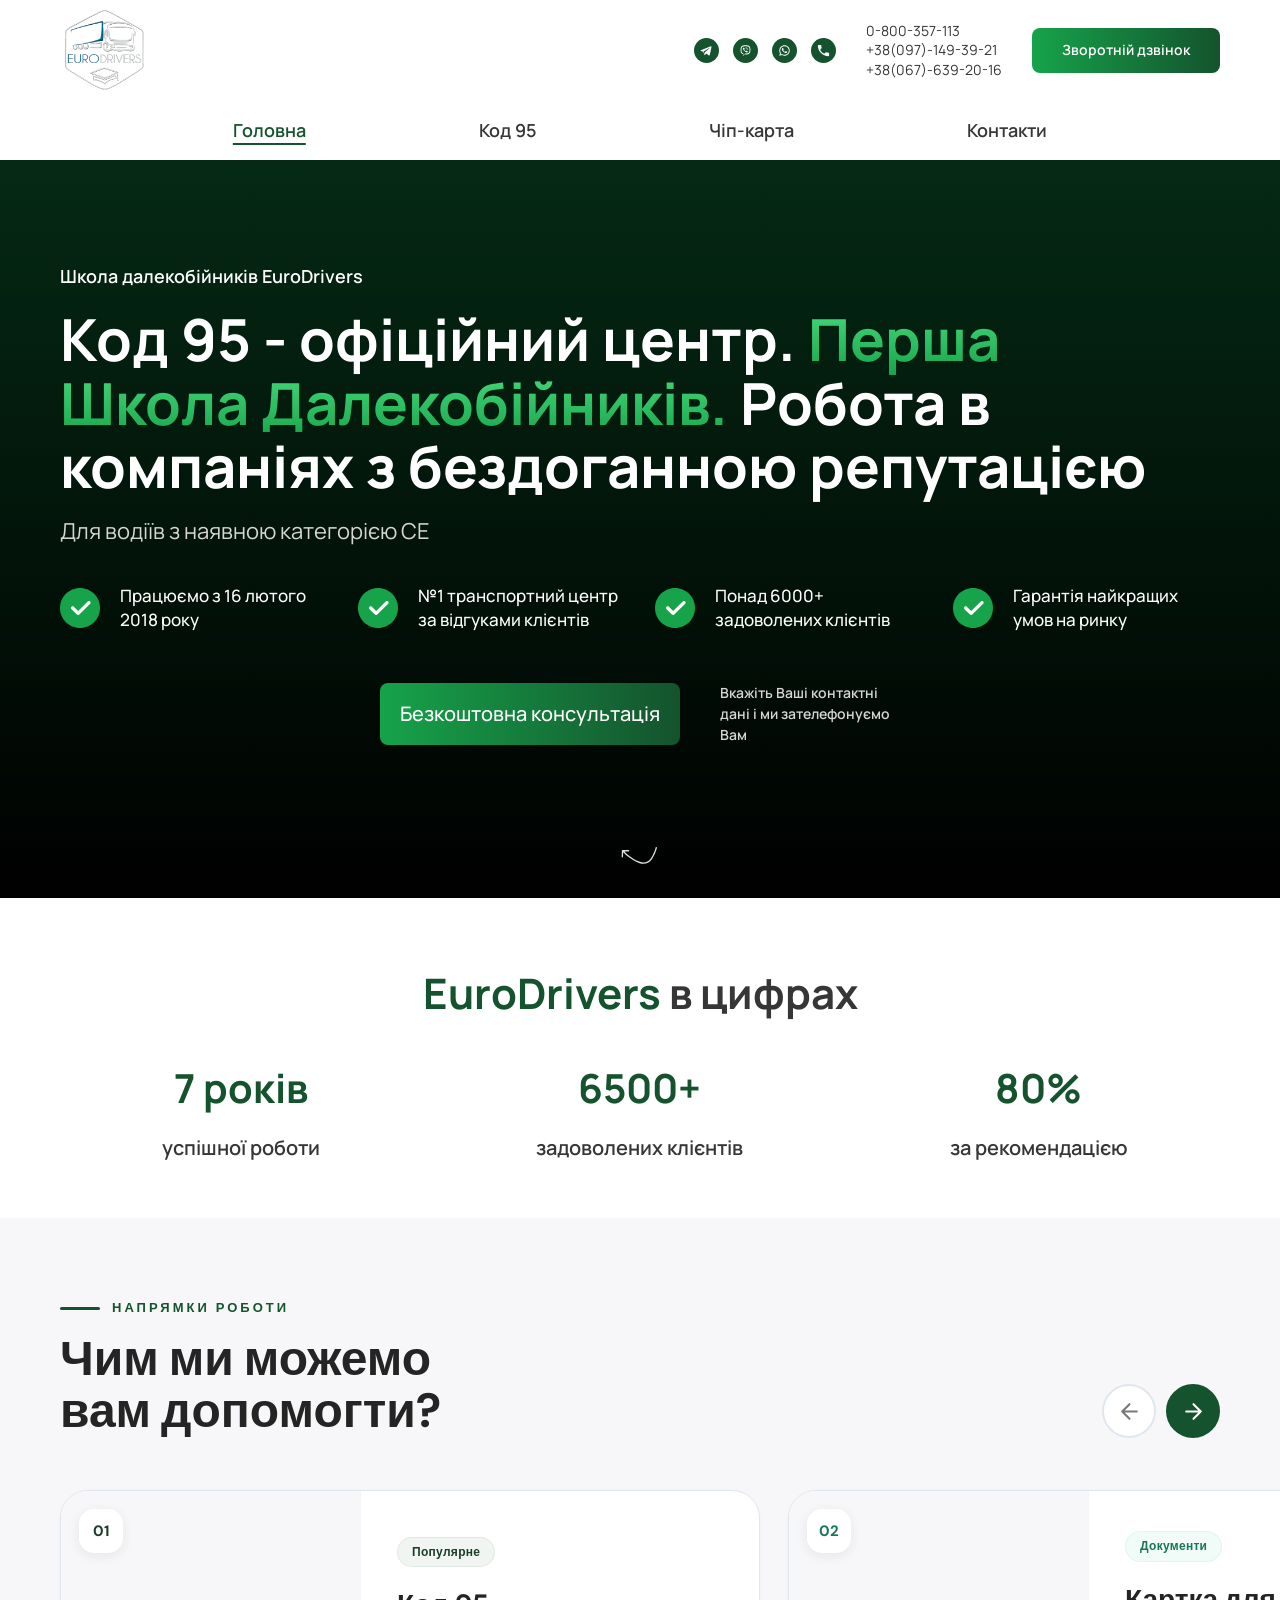
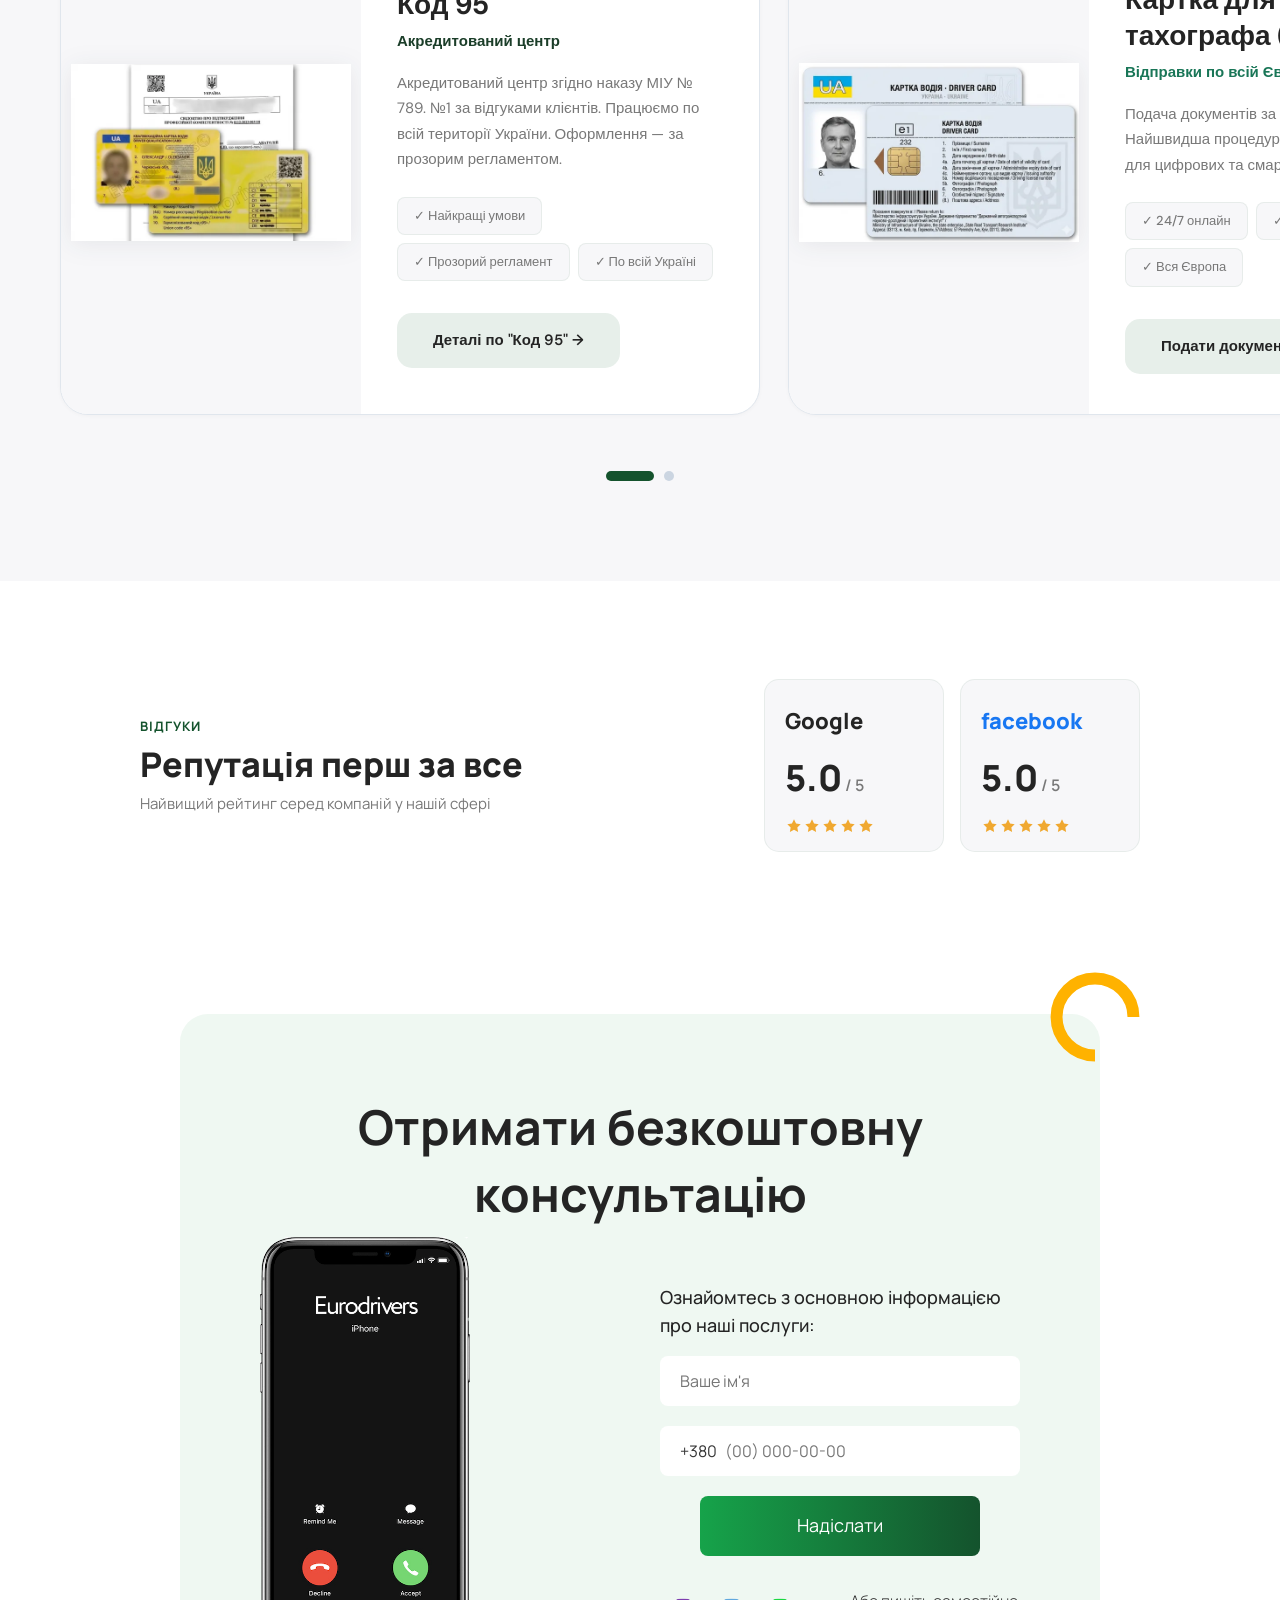
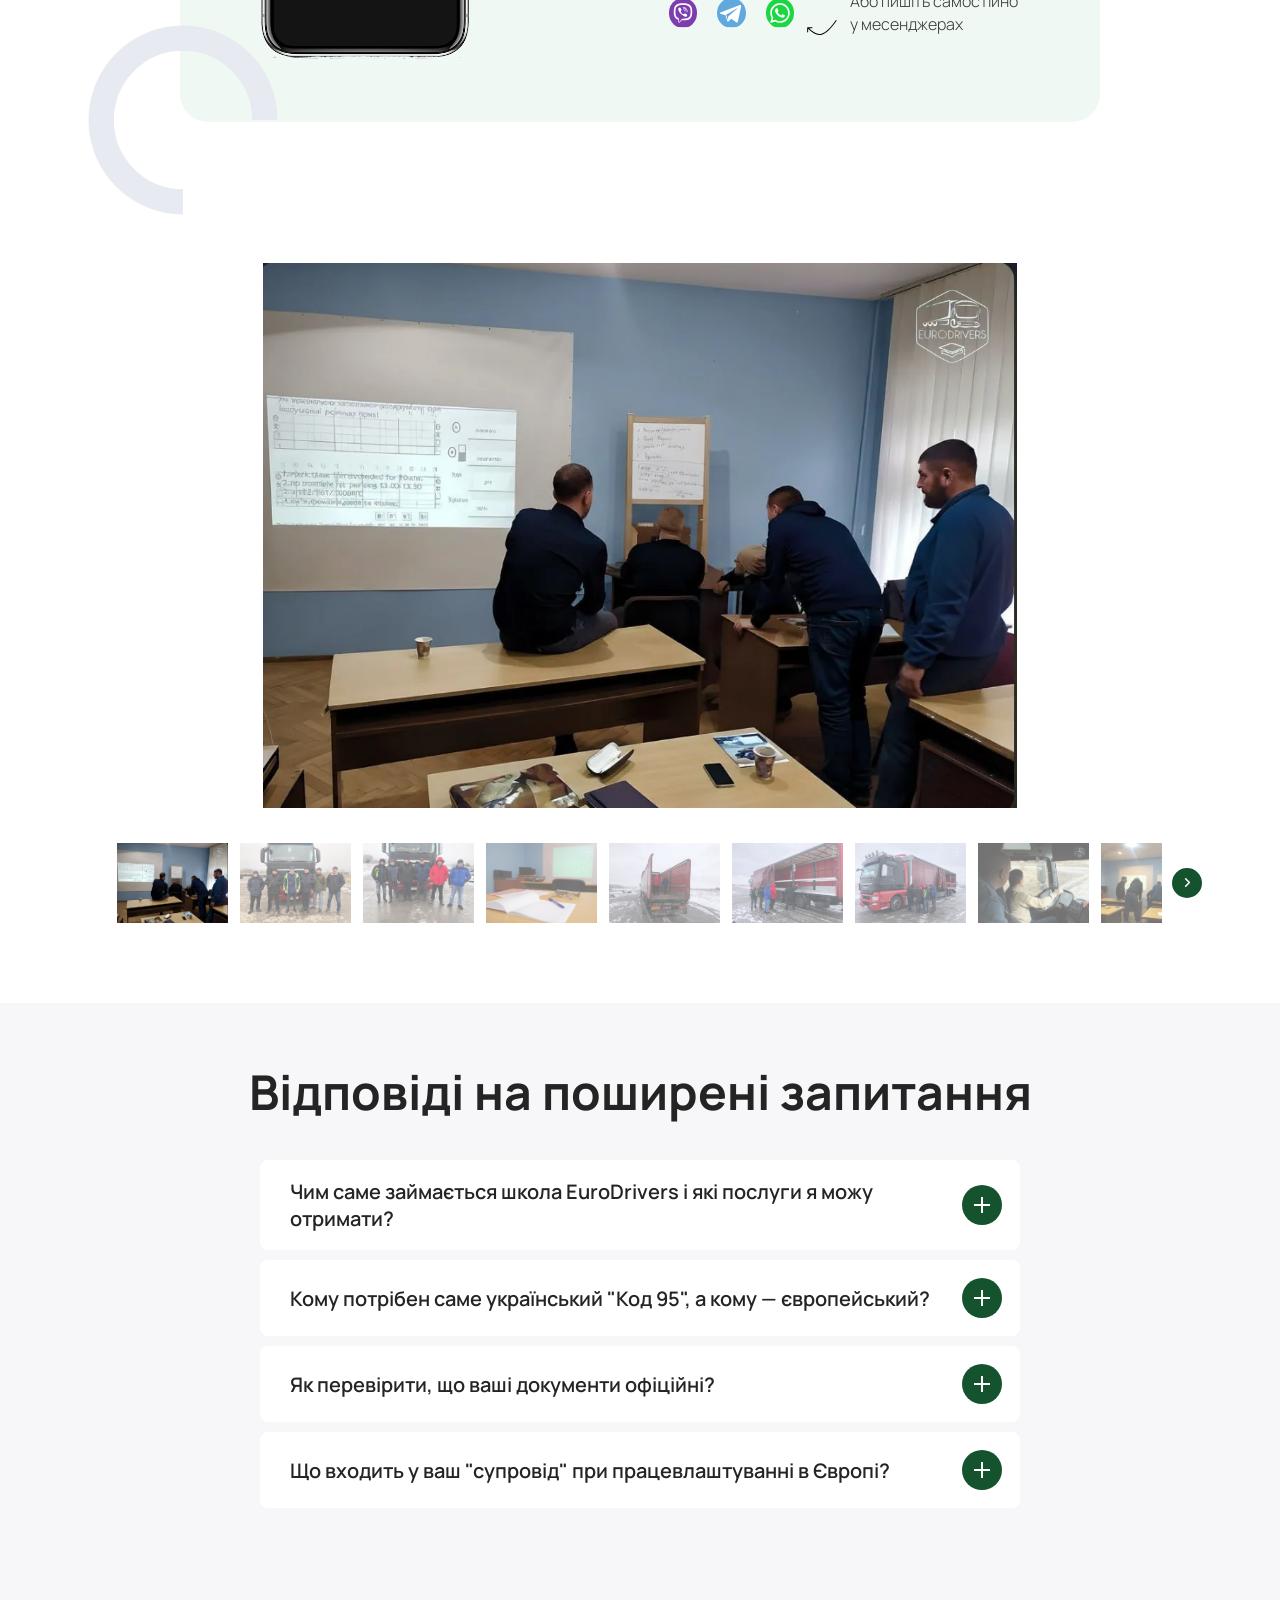
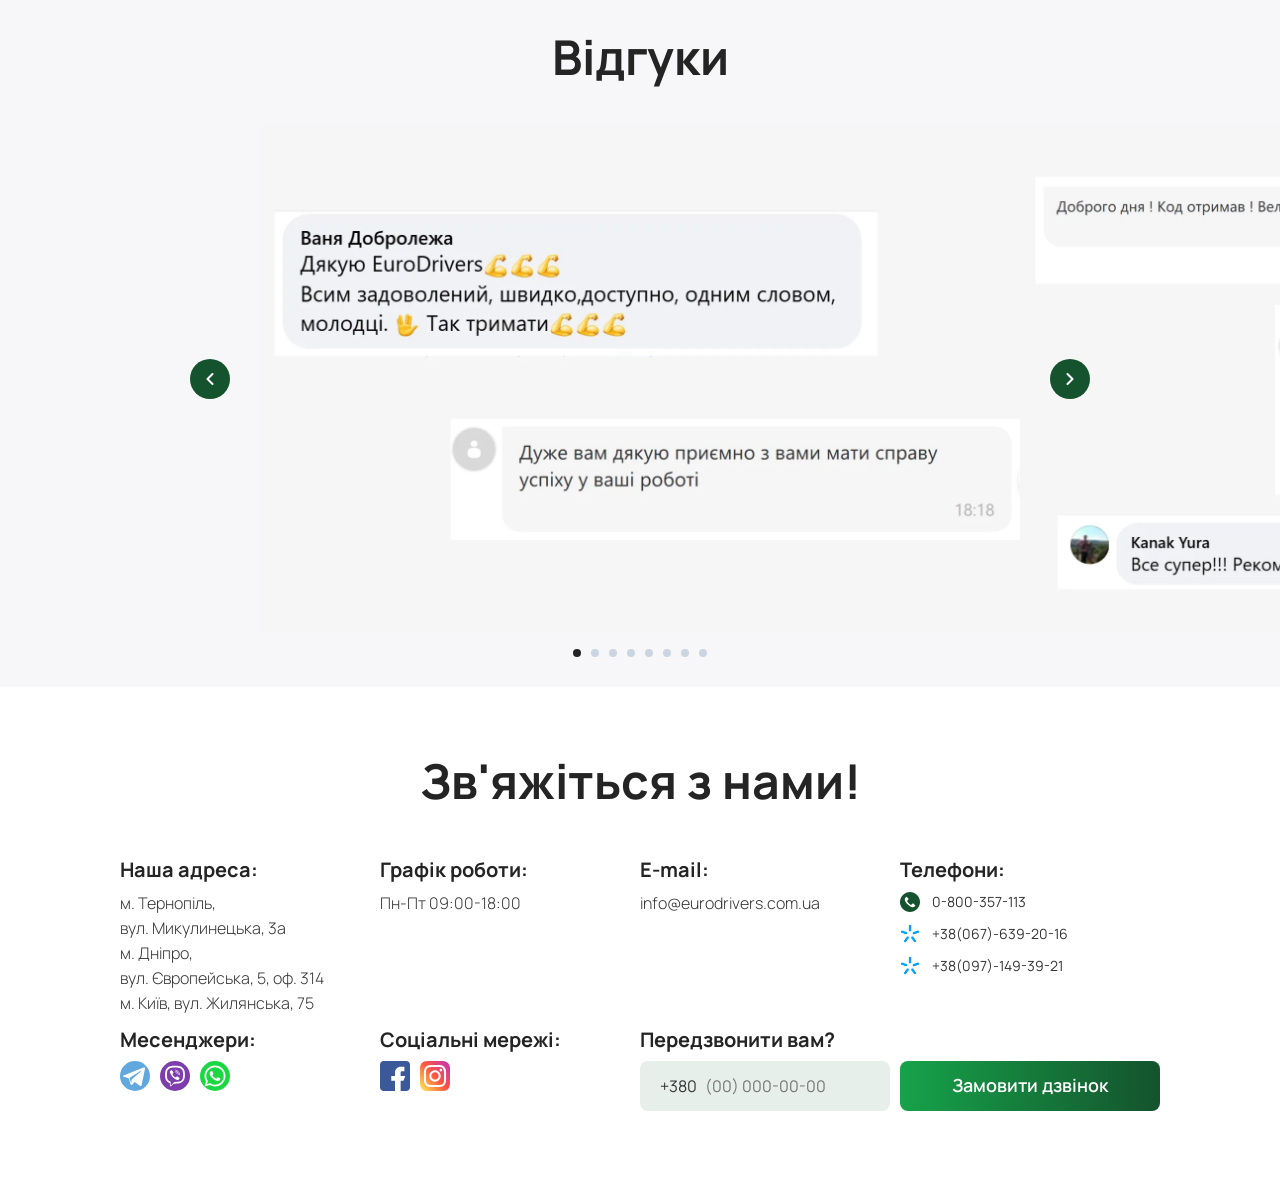
<file: index.html>
<!doctype html>
<html lang="uk">
<head>
  <meta charset="utf-8">
  <meta name="viewport" content="width=device-width, initial-scale=1">
  <title>Отримайте код 95 в Україні</title>
  <meta name="description" content="Офіційний транспортний центр. Онлайн та оффлайн навчання. Термін дії: 5 років. Термін виготовлення: 10 р.д.">
  <meta name="keywords" content="код 95 український, код 95 україна, код 95 київ, код 95 одесса.">
  <!--
    Адрес страницы на боевом домене: поисковики считают его главным (canonical), соцсети и мессенджеры
    берут из og: заголовок, описание и картинку для превью ссылки. Сменится домен (этап 2) — поправить на всех страницах
  -->
  <link rel="canonical" href="https://eurodrivers.com.ua">
  <meta property="og:type" content="website">
  <meta property="og:url" content="https://eurodrivers.com.ua">
  <meta property="og:title" content="Код 95 в Україні">
  <meta property="og:description" content="Офіційний транспортний центр | Код 95">
  <meta property="og:image" content="https://eurodrivers.com.ua/img/common/og-image.jpg">
  <!-- Иконки: во вкладке — колесо (логотип из тонких светлых линий в 16px не виден), на экране «Домой» у iPhone — логотип 180×180 на белом -->
  <link rel="icon" href="img/common/favicon-32x32.png" type="image/png">
  <link rel="apple-touch-icon" href="img/common/apple-touch-icon.png">
  <!-- Фото первого экрана — фон в CSS, браузер нашёл бы его поздно; грузим заранее, только там, где оно показывается (до 980px) -->
  <link rel="preload" as="image" href="img/common/hero.webp" type="image/webp" media="(max-width: 979px)" fetchpriority="high">

  <link rel="preconnect" href="https://fonts.googleapis.com">
  <link rel="preconnect" href="https://fonts.gstatic.com" crossorigin>
  <link rel="stylesheet" href="https://fonts.googleapis.com/css2?family=DM+Sans:wght@400;500;600;700&family=Manrope:wght@300;400;500;600;700&display=swap">
  <link rel="stylesheet" href="css/variables.css">
  <link rel="stylesheet" href="css/base.css">
  <link rel="stylesheet" href="css/components.css">
  <link rel="stylesheet" href="css/home.css">
  <script src="js/menu.js" defer></script>
  <script src="js/modal.js" defer></script>
  <script src="js/to-top.js" defer></script>
  <script src="js/slider.js" defer></script>
  <script src="js/gallery.js" defer></script>
  <script src="js/forms.js" defer></script>
</head>
<body>
  <!-- Шапка: одинаковая на всех страницах (index.html, kod95ukr.html, chipcard.html, contacts.html; на contacts.html — с классом header--solid). Правишь в одной — повтори во всех -->
  <header class="header">
    <div class="header__inner container">
      <a class="header__logo" href="index.html">
        <img class="header__logo-img" src="img/common/logo.png" width="156" height="150" alt="EuroDrivers — школа далекобійників нового покоління">
        <!-- Подпись повторяет alt логотипа: прячем её от программ экранного чтения, чтобы текст не звучал дважды -->
        <span class="header__tagline" aria-hidden="true">EuroDrivers — школа далекобійників нового покоління</span>
      </a>

      <button class="header__burger" type="button" aria-label="Відкрити меню" aria-expanded="false" aria-controls="header-panel">
        <span class="header__burger-lines"></span>
      </button>

      <div class="header__panel" id="header-panel">
        <button class="header__close" type="button" aria-label="Закрити меню"></button>
        <img class="header__panel-logo" src="img/common/logo.png" width="156" height="150" alt="">

        <nav class="nav" aria-label="Головне меню">
          <ul class="nav__list">
            <li><a class="nav__link" href="index.html" aria-current="page">Головна</a></li>
            <li><a class="nav__link" href="kod95ukr.html">Код 95</a></li>
            <li><a class="nav__link" href="chipcard.html">Чіп-карта</a></li>
            <li><a class="nav__link" href="contacts.html">Контакти</a></li>
          </ul>
        </nav>

        <div class="header__contacts">
          <ul class="social">
            <li><a class="social__link" href="https://t.me/eurodrivers" target="_blank" rel="noopener" aria-label="Telegram"><img src="img/icons/telegram.svg" width="20" height="20" alt=""></a></li>
            <li><a class="social__link" href="viber://add?number=380676392016" aria-label="Viber"><img src="img/icons/viber.svg" width="20" height="20" alt=""></a></li>
            <li><a class="social__link" href="https://wa.me/380932993890" target="_blank" rel="noopener" aria-label="WhatsApp"><img src="img/icons/whatsapp.svg" width="20" height="20" alt=""></a></li>
            <li><a class="social__link" href="tel:+380676392016" aria-label="Подзвонити"><img src="img/icons/phone.svg" width="20" height="20" alt=""></a></li>
          </ul>
          <p class="header__phones">
            <a href="tel:0800357113">0-800-357-113</a>
            <a href="tel:+380971493921">+38(097)-149-39-21</a>
            <a href="tel:+380676392016">+38(067)-639-20-16</a>
          </p>
          <button class="btn header__callback" type="button" data-modal-open="callback">Зворотній дзвінок</button>
        </div>
      </div>
    </div>
    <div class="header__backdrop"></div>
  </header>

  <main>
    <!-- Первый экран. До 980px — фото под подложкой, шапка лежит поверх; на компьютере — без фото, как в оригинале -->
    <section class="hero">
      <div class="hero__inner container">
        <p class="hero__eyebrow">Школа далекобійників EuroDrivers</p>
        <h1 class="hero__title">Код 95 - офіційний центр. <span class="hero__accent">Перша Школа Далекобійників.</span> Робота в компаніях з бездоганною репутацією</h1>
        <p class="hero__subtitle">Для водіїв з наявною категорією СЕ</p>
        <ul class="hero__features">
          <li class="hero__feature">Працюємо з 16 лютого 2018 року</li>
          <li class="hero__feature hero__feature--main">№1 транспортний центр за відгуками клієнтів</li>
          <li class="hero__feature">Понад 6000+ задоволених клієнтів</li>
          <li class="hero__feature">Гарантія найкращих умов на ринку</li>
        </ul>
        <div class="hero__action">
          <button class="btn hero__button" type="button" data-modal-open="consultation">Безкоштовна консультація</button>
          <p class="hero__note">Вкажіть Ваші контактні дані і ми зателефонуємо Вам</p>
        </div>
      </div>
      <img class="hero__scroll" src="img/home/scroll-down.svg" width="43" height="42" alt="">
    </section>

    <section class="stats">
      <div class="container">
        <h2 class="stats__title"><span class="stats__brand">EuroDrivers</span> в цифрах</h2>
        <ul class="stats__list">
          <li><span class="stats__number">7 років</span> <span class="stats__caption">успішної роботи</span></li>
          <li><span class="stats__number">6500+</span> <span class="stats__caption">задоволених клієнтів</span></li>
          <li><span class="stats__number">80%</span> <span class="stats__caption">за рекомендацією</span></li>
        </ul>
      </div>
    </section>

    <!-- «Напрямки роботи»: до 980px карточки столбиком, на компьютере — слайдер (js/slider.js) -->
    <section class="directions" data-slider>
      <div class="directions__head container">
        <div>
          <p class="directions__label">Напрямки роботи</p>
          <h2 class="directions__title">Чим ми можемо<br> вам допомогти?</h2>
        </div>
        <div class="directions__arrows">
          <button class="slider__arrow directions__arrow" type="button" aria-label="Попередній напрям" data-slider-prev>
            <svg viewBox="0 0 24 24" aria-hidden="true"><path d="M19 12H5M12 5l-7 7 7 7" fill="none" stroke="currentColor" stroke-width="2" stroke-linecap="round" stroke-linejoin="round"/></svg>
          </button>
          <button class="slider__arrow directions__arrow directions__arrow--next" type="button" aria-label="Наступний напрям" data-slider-next>
            <svg viewBox="0 0 24 24" aria-hidden="true"><path d="M5 12h14M12 5l7 7-7 7" fill="none" stroke="currentColor" stroke-width="2" stroke-linecap="round" stroke-linejoin="round"/></svg>
          </button>
        </div>
      </div>

      <!-- Порядок карточек = порядок цветов активной точки слайдера (css/home.css, .directions__dots) -->
      <ul class="directions__list slider__track" data-slider-track aria-label="Напрямки роботи">
        <li class="direction-card">
          <div class="direction-card__media">
            <img class="direction-card__img" src="img/home/direction-kod95.webp" width="640" height="406" alt="Код 95" loading="lazy">
            <span class="direction-card__num">01</span>
          </div>
          <div class="direction-card__body">
            <span class="direction-card__tag">Популярне</span>
            <h3 class="direction-card__title">Код 95</h3>
            <p class="direction-card__lead">Акредитований центр</p>
            <p class="direction-card__text">Акредитований центр згідно наказу МІУ № 789. №1 за відгуками клієнтів. Працюємо по всій території України. Оформлення — за прозорим регламентом.</p>
            <ul class="direction-card__chips">
              <li>Найкращі умови</li>
              <li>Прозорий регламент</li>
              <li>По всій Україні</li>
            </ul>
            <a class="direction-card__link" href="kod95ukr.html">Деталі по "Код 95" <span aria-hidden="true">→</span></a>
          </div>
        </li>
        <li class="direction-card direction-card--chipcard">
          <div class="direction-card__media">
            <img class="direction-card__img" src="img/home/direction-chipcard.webp" width="640" height="410" alt="Картка для цифрового тахографа (Чіп-карта)" loading="lazy">
            <span class="direction-card__num">02</span>
          </div>
          <div class="direction-card__body">
            <span class="direction-card__tag">Документи</span>
            <h3 class="direction-card__title">Картка для цифрового тахографа (Чіп-карта)</h3>
            <p class="direction-card__lead">Відправки по всій Європі</p>
            <p class="direction-card__text">Подача документів за 30 секунд 24/7 онлайн. Найшвидша процедура оформлення. Картки для цифрових та смарт тахографів.</p>
            <ul class="direction-card__chips">
              <li>24/7 онлайн</li>
              <li>30 секунд</li>
              <li>Вся Європа</li>
            </ul>
            <a class="direction-card__link" href="chipcard.html">Подати документи <span aria-hidden="true">→</span></a>
          </div>
        </li>
      </ul>

      <div class="slider__dots slider__dots--pill directions__dots" data-slider-dots></div>
    </section>

    <section class="rating">
      <div class="rating__inner container">
        <div class="rating__text">
          <p class="rating__label">Відгуки</p>
          <h2 class="rating__title">Репутація перш за все</h2>
          <p class="rating__descr">Найвищий рейтинг серед компаній у нашій сфері</p>
        </div>
        <ul class="rating__cards">
          <li class="rating-card">
            <p class="rating-card__name">Google</p>
            <p class="rating-card__score"><span class="rating-card__value">5.0</span> / 5</p>
            <span class="rating-card__stars stars" role="img" aria-label="5 з 5 зірок"></span>
          </li>
          <li class="rating-card rating-card--facebook">
            <p class="rating-card__name">facebook</p>
            <p class="rating-card__score"><span class="rating-card__value">5.0</span> / 5</p>
            <span class="rating-card__stars stars" role="img" aria-label="5 з 5 зірок"></span>
          </li>
        </ul>
      </div>
    </section>

    <!-- Блок консультации: на телефоне всё столбиком, картинка телефона внизу; с 640px картинка слева, форма справа -->
    <section class="consult">
      <div class="consult__panel">
        <img class="consult__arc consult__arc--yellow" src="img/common/arc-yellow.svg" width="94" height="94" alt="" loading="lazy">
        <img class="consult__arc consult__arc--gray" src="img/common/arc-gray.svg" width="200" height="200" alt="" loading="lazy">

        <h2 class="consult__title">Отримати безкоштовну консультацію</h2>

        <div class="consult__content">
          <div class="consult__main">
            <p class="consult__text">Ознайомтесь з основною інформацією про наші послуги:</p>

            <form class="consult__form" method="post" novalidate data-form>
              <input type="hidden" name="form" value="consultation-block">
              <div class="form-trap" aria-hidden="true">
                <label>Не заповнюйте це поле <input type="text" name="website" tabindex="-1" autocomplete="off"></label>
              </div>
              <div class="form-field">
                <label class="visually-hidden" for="consult-name">Ім'я</label>
                <input class="input" id="consult-name" type="text" name="name" placeholder="Ваше ім'я" autocomplete="name" maxlength="50" aria-describedby="consult-name-error">
                <p class="form-error" id="consult-name-error" hidden></p>
              </div>
              <div class="form-field">
                <label class="visually-hidden" for="consult-phone">Телефон</label>
                <div class="phone-field">
                  <span class="phone-field__prefix">+380</span>
                  <input class="input" id="consult-phone" type="tel" name="phone" placeholder="(00) 000-00-00" autocomplete="tel-national" required inputmode="numeric" aria-describedby="consult-phone-error">
                </div>
                <p class="form-error" id="consult-phone-error" hidden></p>
              </div>
              <button class="btn consult__submit" type="submit">Надіслати</button>
              <p class="form-success" tabindex="-1" hidden>Дякуємо! Чекайте на дзвінок від нашого менеджера протягом робочого дня!</p>
            </form>

            <div class="consult__messengers">
              <p class="consult__hint">Або пишіть самостійно у месенджерах</p>
              <img class="consult__arrow" src="img/common/arrow-curve.svg" width="30" height="15" alt="" loading="lazy">
              <ul class="consult__icons">
                <li><a href="viber://add?number=380676392016" aria-label="Viber"><img src="img/common/viber_4.svg" width="30" height="30" alt="" loading="lazy"></a></li>
                <li><a href="https://t.me/eurodrivers" target="_blank" rel="noopener" aria-label="Telegram"><img src="img/common/telegram_4.svg" width="30" height="30" alt="" loading="lazy"></a></li>
                <!-- В оригинале здесь другой номер WhatsApp, чем в шапке и подвале (380932993890) — уточнить у владельца -->
                <li><a href="https://wa.me/380676392016" target="_blank" rel="noopener" aria-label="WhatsApp"><img src="img/common/whatsapp_4.svg" width="30" height="30" alt="" loading="lazy"></a></li>
              </ul>
            </div>
          </div>

          <img class="consult__phone" src="img/common/phone-call.png" width="400" height="803" alt="Телефон із вхідним дзвінком від EuroDrivers" loading="lazy">
        </div>
      </div>
    </section>

    <!-- Фотогалерея для компьютера (с 980px), как в оригинале; до 980px вместо неё мобильная, ниже. Листание и миниатюры — js/slider.js (без листания по кругу), клик по фото — увеличение (js/gallery.js) -->
    <section class="gallery" data-gallery data-slider data-slider-loop="false" aria-label="Фотогалерея">
      <div class="gallery__inner">
        <ul class="gallery__track slider__track" data-slider-track aria-label="Фото EuroDrivers">
          <li class="gallery__slide"><button class="gallery__zoom" type="button" aria-label="Збільшити фото 1 з 10"><picture><source media="(min-width: 980px)" srcset="img/common/gallery-1.webp"><img src="[data-uri]" width="1067" height="771" alt="Фото EuroDrivers, 1 з 10" loading="lazy"></picture></button></li>
          <li class="gallery__slide"><button class="gallery__zoom" type="button" aria-label="Збільшити фото 2 з 10"><picture><source media="(min-width: 980px)" srcset="img/common/gallery-2.webp"><img src="[data-uri]" width="1067" height="771" alt="Фото EuroDrivers, 2 з 10" loading="lazy"></picture></button></li>
          <li class="gallery__slide"><button class="gallery__zoom" type="button" aria-label="Збільшити фото 3 з 10"><picture><source media="(min-width: 980px)" srcset="img/common/gallery-3.webp"><img src="[data-uri]" width="1067" height="771" alt="Фото EuroDrivers, 3 з 10" loading="lazy"></picture></button></li>
          <li class="gallery__slide"><button class="gallery__zoom" type="button" aria-label="Збільшити фото 4 з 10"><picture><source media="(min-width: 980px)" srcset="img/common/gallery-4.webp"><img src="[data-uri]" width="1067" height="771" alt="Фото EuroDrivers, 4 з 10" loading="lazy"></picture></button></li>
          <li class="gallery__slide"><button class="gallery__zoom" type="button" aria-label="Збільшити фото 5 з 10"><picture><source media="(min-width: 980px)" srcset="img/common/gallery-5.webp"><img src="[data-uri]" width="1067" height="771" alt="Фото EuroDrivers, 5 з 10" loading="lazy"></picture></button></li>
          <li class="gallery__slide"><button class="gallery__zoom" type="button" aria-label="Збільшити фото 6 з 10"><picture><source media="(min-width: 980px)" srcset="img/common/gallery-6.webp"><img src="[data-uri]" width="1067" height="771" alt="Фото EuroDrivers, 6 з 10" loading="lazy"></picture></button></li>
          <li class="gallery__slide"><button class="gallery__zoom" type="button" aria-label="Збільшити фото 7 з 10"><picture><source media="(min-width: 980px)" srcset="img/common/gallery-7.webp"><img src="[data-uri]" width="1067" height="771" alt="Фото EuroDrivers, 7 з 10" loading="lazy"></picture></button></li>
          <li class="gallery__slide"><button class="gallery__zoom" type="button" aria-label="Збільшити фото 8 з 10"><picture><source media="(min-width: 980px)" srcset="img/common/gallery-8.webp"><img src="[data-uri]" width="1067" height="771" alt="Фото EuroDrivers, 8 з 10" loading="lazy"></picture></button></li>
          <li class="gallery__slide"><button class="gallery__zoom" type="button" aria-label="Збільшити фото 9 з 10"><picture><source media="(min-width: 980px)" srcset="img/common/gallery-9.webp"><img src="[data-uri]" width="1067" height="771" alt="Фото EuroDrivers, 9 з 10" loading="lazy"></picture></button></li>
          <li class="gallery__slide"><button class="gallery__zoom" type="button" aria-label="Збільшити фото 10 з 10"><picture><source media="(min-width: 980px)" srcset="img/common/gallery-10.webp"><img src="[data-uri]" width="1067" height="771" alt="Фото EuroDrivers, 10 з 10" loading="lazy"></picture></button></li>
        </ul>
        <div class="gallery__thumbs">
          <button class="slider__arrow gallery__arrow gallery__arrow--prev" type="button" aria-label="Попереднє фото" data-slider-prev>
            <svg viewBox="0 0 24 24" aria-hidden="true"><path d="M15 18l-6-6 6-6" fill="none" stroke="currentColor" stroke-width="2.5" stroke-linecap="round" stroke-linejoin="round"/></svg>
          </button>
          <ul class="gallery__thumbs-list" data-slider-dots>
            <li><button class="gallery__thumb" type="button" aria-label="Показати фото 1"><picture><source media="(min-width: 980px)" srcset="img/common/gallery-1.webp"><img src="[data-uri]" width="1067" height="771" alt="" loading="lazy"></picture></button></li>
            <li><button class="gallery__thumb" type="button" aria-label="Показати фото 2"><picture><source media="(min-width: 980px)" srcset="img/common/gallery-2.webp"><img src="[data-uri]" width="1067" height="771" alt="" loading="lazy"></picture></button></li>
            <li><button class="gallery__thumb" type="button" aria-label="Показати фото 3"><picture><source media="(min-width: 980px)" srcset="img/common/gallery-3.webp"><img src="[data-uri]" width="1067" height="771" alt="" loading="lazy"></picture></button></li>
            <li><button class="gallery__thumb" type="button" aria-label="Показати фото 4"><picture><source media="(min-width: 980px)" srcset="img/common/gallery-4.webp"><img src="[data-uri]" width="1067" height="771" alt="" loading="lazy"></picture></button></li>
            <li><button class="gallery__thumb" type="button" aria-label="Показати фото 5"><picture><source media="(min-width: 980px)" srcset="img/common/gallery-5.webp"><img src="[data-uri]" width="1067" height="771" alt="" loading="lazy"></picture></button></li>
            <li><button class="gallery__thumb" type="button" aria-label="Показати фото 6"><picture><source media="(min-width: 980px)" srcset="img/common/gallery-6.webp"><img src="[data-uri]" width="1067" height="771" alt="" loading="lazy"></picture></button></li>
            <li><button class="gallery__thumb" type="button" aria-label="Показати фото 7"><picture><source media="(min-width: 980px)" srcset="img/common/gallery-7.webp"><img src="[data-uri]" width="1067" height="771" alt="" loading="lazy"></picture></button></li>
            <li><button class="gallery__thumb" type="button" aria-label="Показати фото 8"><picture><source media="(min-width: 980px)" srcset="img/common/gallery-8.webp"><img src="[data-uri]" width="1067" height="771" alt="" loading="lazy"></picture></button></li>
            <li><button class="gallery__thumb" type="button" aria-label="Показати фото 9"><picture><source media="(min-width: 980px)" srcset="img/common/gallery-9.webp"><img src="[data-uri]" width="1067" height="771" alt="" loading="lazy"></picture></button></li>
            <li><button class="gallery__thumb" type="button" aria-label="Показати фото 10"><picture><source media="(min-width: 980px)" srcset="img/common/gallery-10.webp"><img src="[data-uri]" width="1067" height="771" alt="" loading="lazy"></picture></button></li>
          </ul>
          <button class="slider__arrow gallery__arrow gallery__arrow--next" type="button" aria-label="Наступне фото" data-slider-next>
            <svg viewBox="0 0 24 24" aria-hidden="true"><path d="M9 18l6-6-6-6" fill="none" stroke="currentColor" stroke-width="2.5" stroke-linecap="round" stroke-linejoin="round"/></svg>
          </button>
        </div>
      </div>
    </section>

    <!-- Мобильная фотогалерея: до 980px вместо галереи выше, как в оригинале — фото со стрелками и точками, без миниатюр и увеличения. Листание по кругу — js/slider.js.
         Настоящие фото только до 980px (<picture>, условие — точная противоположность @media (min-width: 980px)), на компьютере скрытая секция их не скачивает -->
    <section class="gallery-mobile" data-slider aria-label="Фотогалерея">
      <div class="gallery-mobile__slider">
        <ul class="gallery-mobile__track slider__track" data-slider-track aria-label="Фото EuroDrivers">
          <li class="gallery-mobile__slide"><picture><source media="not all and (min-width: 980px)" srcset="img/common/gallery-1.webp"><img src="[data-uri]" width="1067" height="771" alt="Фото EuroDrivers, 1 з 10" loading="lazy"></picture></li>
          <li class="gallery-mobile__slide"><picture><source media="not all and (min-width: 980px)" srcset="img/common/gallery-2.webp"><img src="[data-uri]" width="1067" height="771" alt="Фото EuroDrivers, 2 з 10" loading="lazy"></picture></li>
          <li class="gallery-mobile__slide"><picture><source media="not all and (min-width: 980px)" srcset="img/common/gallery-3.webp"><img src="[data-uri]" width="1067" height="771" alt="Фото EuroDrivers, 3 з 10" loading="lazy"></picture></li>
          <li class="gallery-mobile__slide"><picture><source media="not all and (min-width: 980px)" srcset="img/common/gallery-4.webp"><img src="[data-uri]" width="1067" height="771" alt="Фото EuroDrivers, 4 з 10" loading="lazy"></picture></li>
          <li class="gallery-mobile__slide"><picture><source media="not all and (min-width: 980px)" srcset="img/common/gallery-5.webp"><img src="[data-uri]" width="1067" height="771" alt="Фото EuroDrivers, 5 з 10" loading="lazy"></picture></li>
          <li class="gallery-mobile__slide"><picture><source media="not all and (min-width: 980px)" srcset="img/common/gallery-6.webp"><img src="[data-uri]" width="1067" height="771" alt="Фото EuroDrivers, 6 з 10" loading="lazy"></picture></li>
          <li class="gallery-mobile__slide"><picture><source media="not all and (min-width: 980px)" srcset="img/common/gallery-7.webp"><img src="[data-uri]" width="1067" height="771" alt="Фото EuroDrivers, 7 з 10" loading="lazy"></picture></li>
          <li class="gallery-mobile__slide"><picture><source media="not all and (min-width: 980px)" srcset="img/common/gallery-8.webp"><img src="[data-uri]" width="1067" height="771" alt="Фото EuroDrivers, 8 з 10" loading="lazy"></picture></li>
          <li class="gallery-mobile__slide"><picture><source media="not all and (min-width: 980px)" srcset="img/common/gallery-9.webp"><img src="[data-uri]" width="1067" height="771" alt="Фото EuroDrivers, 9 з 10" loading="lazy"></picture></li>
          <li class="gallery-mobile__slide"><picture><source media="not all and (min-width: 980px)" srcset="img/common/gallery-10.webp"><img src="[data-uri]" width="1067" height="771" alt="Фото EuroDrivers, 10 з 10" loading="lazy"></picture></li>
        </ul>
        <button class="slider__arrow gallery-mobile__arrow gallery-mobile__arrow--prev" type="button" aria-label="Попереднє фото" data-slider-prev>
          <svg viewBox="0 0 24 24" aria-hidden="true"><path d="M15 18l-6-6 6-6" fill="none" stroke="currentColor" stroke-width="2.5" stroke-linecap="round" stroke-linejoin="round"/></svg>
        </button>
        <button class="slider__arrow gallery-mobile__arrow gallery-mobile__arrow--next" type="button" aria-label="Наступне фото" data-slider-next>
          <svg viewBox="0 0 24 24" aria-hidden="true"><path d="M9 18l6-6-6-6" fill="none" stroke="currentColor" stroke-width="2.5" stroke-linecap="round" stroke-linejoin="round"/></svg>
        </button>
      </div>
      <div class="slider__dots gallery-mobile__dots" data-slider-dots></div>
    </section>

    <!-- FAQ на встроенных раскрывающихся блоках <details>: работают без JS, с клавиатуры и в программах экранного чтения -->
    <section class="faq">
      <div class="container">
        <h2 class="faq__title">Відповіді на поширені запитання</h2>
        <div class="faq__list">
          <details class="faq__item">
            <summary class="faq__question">Чим саме займається школа EuroDrivers і які послуги я можу отримати?</summary>
            <div class="faq__answer">
              <p>EuroDrivers — це не просто автошкола, а центр комплексної підготовки та супроводу водія в Україні та Європі. Наші послуги включають:</p>
              <ul>
                <li><strong>Навчання на «Код 95»:</strong> Акредитований центр в Україні та Європі.</li>
                <li><strong>Допомога з документами:</strong> Оформлення чіп-карт для тахографа та навчання на ADR (перевезення небезпечних вантажів), виготовлення запрошення та усіх супутніх документів.</li>
                <li><strong>Підготовка до роботи в ЄС:</strong> Практичні заняття на сучасних тягачах для успішного проходження тест-драйвів.</li>
                <li><strong>Працевлаштування:</strong> Прямий супровід та вакансії у перевірених компаніях з бездоганною репутацією.</li>
              </ul>
            </div>
          </details>

          <details class="faq__item">
            <summary class="faq__question">Кому потрібен саме український "Код 95", а кому — європейський?</summary>
            <div class="faq__answer">
              <p><strong>Кому потрібен саме український "Код 95", а кому — європейський?</strong><br>Відповідь: Це ключова відмінність, яку варто розуміти перед початком навчання:</p>
              <ul>
                <li><strong>Український "Код 95"</strong> потрібен водіям, які працюють на <strong>українських перевізників</strong> і здійснюють міжнародні рейси. Він офіційно реєструється в базі pdr.e-transport.gov.ua.</li>
                <li><strong>Європейський (наприклад, польський) "Код 95"</strong> обов'язковий, якщо ви плануєте працювати безпосередньо на <strong>іноземну компанію</strong> (наприклад, польську фірму на польських номерах). Український сертифікат у такому разі не визнається роботодавцем або контролюючими органами країни ЄС.</li>
                <li>EuroDrivers консультує та допомагає отримати правильний тип коду залежно від ваших планів.</li>
              </ul>
            </div>
          </details>

          <details class="faq__item">
            <summary class="faq__question">Як перевірити, що ваші документи офіційні?</summary>
            <div class="faq__answer">
              <p>Ми працюємо виключно в правовому полі. Українські сертифікати видаються на підставі наказу Міністерства № 789 та відображаються в державному реєстрі. Польські документи оформлюються через нашу філію з внесенням даних у профіль водія (PKZ) у польській системі обліку.</p>
            </div>
          </details>

          <details class="faq__item">
            <summary class="faq__question">Що входить у ваш "супровід" при працевлаштуванні в Європі?</summary>
            <div class="faq__answer">
              <ul>
                <li>Підбір вакансії згідно вашого досвіду та побажань.</li>
                <li>Консультації щодо оформлення усіх дозвільних документів.</li>
                <li>Супровід від оформлення до початку роботи та під час неї.</li>
              </ul>
              <p>Повний цикл допомоги та супровід надається <strong>безоплатно</strong>.</p>
            </div>
          </details>
        </div>
      </div>
    </section>

    <!-- «Відгуки»: слайдер скриншотов; на планшете и компьютере текущий отзыв по центру, соседние выглядывают -->
    <section class="reviews" data-slider>
      <h2 class="reviews__title">Відгуки</h2>
      <div class="reviews__slider">
        <ul class="reviews__list slider__track" data-slider-track aria-label="Відгуки клієнтів">
          <li class="reviews__slide"><img src="img/common/review-1.webp" width="1536" height="1024" alt="Скриншот відгуку клієнта, 1 з 8" loading="lazy"></li>
          <li class="reviews__slide"><img src="img/common/review-2.webp" width="1536" height="1024" alt="Скриншот відгуку клієнта, 2 з 8" loading="lazy"></li>
          <li class="reviews__slide"><img src="img/common/review-3.webp" width="1536" height="1024" alt="Скриншот відгуку клієнта, 3 з 8" loading="lazy"></li>
          <li class="reviews__slide"><img src="img/common/review-4.webp" width="1536" height="1024" alt="Скриншот відгуку клієнта, 4 з 8" loading="lazy"></li>
          <li class="reviews__slide"><img src="img/common/review-5.webp" width="1536" height="1024" alt="Скриншот відгуку клієнта, 5 з 8" loading="lazy"></li>
          <li class="reviews__slide"><img src="img/common/review-6.webp" width="1536" height="1024" alt="Скриншот відгуку клієнта, 6 з 8" loading="lazy"></li>
          <li class="reviews__slide"><img src="img/common/review-7.webp" width="1536" height="1024" alt="Скриншот відгуку клієнта, 7 з 8" loading="lazy"></li>
          <li class="reviews__slide"><img src="img/common/review-8.webp" width="1536" height="1024" alt="Скриншот відгуку клієнта, 8 з 8" loading="lazy"></li>
        </ul>
        <button class="slider__arrow reviews__arrow reviews__arrow--prev" type="button" aria-label="Попередній відгук" data-slider-prev>
          <svg viewBox="0 0 24 24" aria-hidden="true"><path d="M15 18l-6-6 6-6" fill="none" stroke="currentColor" stroke-width="2.5" stroke-linecap="round" stroke-linejoin="round"/></svg>
        </button>
        <button class="slider__arrow reviews__arrow reviews__arrow--next" type="button" aria-label="Наступний відгук" data-slider-next>
          <svg viewBox="0 0 24 24" aria-hidden="true"><path d="M9 18l6-6-6-6" fill="none" stroke="currentColor" stroke-width="2.5" stroke-linecap="round" stroke-linejoin="round"/></svg>
        </button>
      </div>
      <div class="slider__dots reviews__dots" data-slider-dots></div>
    </section>
  </main>

  <!-- Подвал: одинаковый на всех страницах (index.html, kod95ukr.html, chipcard.html, contacts.html; на contacts.html этот блок в <main>, с <h1>). Правишь в одной — повтори во всех -->
  <footer class="footer">
    <div class="container">
      <h2 class="footer__title">Зв'яжіться з нами!</h2>

      <!-- Порядок блоков — как на телефоне; на широких экранах их переставляет CSS-сетка -->
      <div class="footer__grid">
        <div class="footer__group footer__group--address">
          <h3 class="footer__label">Наша адреса:</h3>
          <ul class="footer__list">
            <li>м. Тернопіль,<br>вул. Микулинецька, 3а</li>
            <li>м. Дніпро,<br>вул. Європейська, 5, оф. 314</li>
            <li>м. Київ, вул. Жилянська, 75</li>
          </ul>
        </div>

        <div class="footer__group footer__group--messengers">
          <h3 class="footer__label">Месенджери:</h3>
          <ul class="footer__icons footer__icons--round">
            <li><a href="https://t.me/eurodrivers" target="_blank" rel="noopener" aria-label="Telegram"><img src="img/common/telegram_4.svg" width="30" height="30" alt="" loading="lazy"></a></li>
            <li><a href="viber://add?number=380676392016" aria-label="Viber"><img src="img/common/viber_4.svg" width="30" height="30" alt="" loading="lazy"></a></li>
            <li><a href="https://wa.me/380932993890" target="_blank" rel="noopener" aria-label="WhatsApp"><img src="img/common/whatsapp_4.svg" width="30" height="30" alt="" loading="lazy"></a></li>
          </ul>
        </div>

        <div class="footer__group footer__group--email">
          <h3 class="footer__label">E-mail:</h3>
          <p class="footer__text"><a href="mailto:info@eurodrivers.com.ua">info@eurodrivers.com.ua</a></p>
        </div>

        <div class="footer__group footer__group--schedule">
          <h3 class="footer__label">Графік роботи:</h3>
          <p class="footer__text">Пн-Пт 09:00-18:00</p>
        </div>

        <div class="footer__group footer__group--social">
          <h3 class="footer__label">Соціальні мережі:</h3>
          <ul class="footer__icons">
            <li><a href="https://www.facebook.com/eurodrivers.com.ua/" target="_blank" rel="noopener" aria-label="Facebook"><img src="img/common/facebook_3.svg" width="30" height="30" alt="" loading="lazy"></a></li>
            <li><a href="https://www.instagram.com/euro.drivers/" target="_blank" rel="noopener" aria-label="Instagram"><img src="img/common/instagram-sketched.svg" width="30" height="30" alt="" loading="lazy"></a></li>
          </ul>
        </div>

        <div class="footer__group footer__group--phones">
          <h3 class="footer__label">Телефони:</h3>
          <ul class="footer__phones">
            <li><img src="img/common/phone_1.svg" width="20" height="20" alt="" loading="lazy"><a href="tel:0800357113">0-800-357-113</a></li>
            <li><img src="img/common/kyivstar.png" width="20" height="19" alt="" loading="lazy"><a href="tel:+380676392016">+38(067)-639-20-16</a></li>
            <li><img src="img/common/kyivstar.png" width="20" height="19" alt="" loading="lazy"><a href="tel:+380971493921">+38(097)-149-39-21</a></li>
          </ul>
        </div>

        <form class="footer__form" method="post" novalidate data-form>
          <h3 class="footer__label">Передзвонити вам?</h3>
          <input type="hidden" name="form" value="contacts">
          <div class="form-trap" aria-hidden="true">
            <label>Не заповнюйте це поле <input type="text" name="website" tabindex="-1" autocomplete="off"></label>
          </div>
          <div class="footer__form-row">
            <label class="visually-hidden" for="contacts-phone">Телефон</label>
            <div class="phone-field">
              <span class="phone-field__prefix">+380</span>
              <input class="input" id="contacts-phone" type="tel" name="phone" placeholder="(00) 000-00-00" autocomplete="tel-national" required inputmode="numeric" aria-describedby="contacts-phone-error">
            </div>
            <button class="btn footer__submit" type="submit">Замовити дзвінок</button>
          </div>
          <p class="form-error" id="contacts-phone-error" hidden></p>
          <p class="form-success" tabindex="-1" hidden>Дякуємо! Чекайте на дзвінок від нашого менеджера протягом робочого дня!</p>
        </form>
      </div>
    </div>
  </footer>

  <button class="to-top" type="button" aria-label="Нагору">
    <svg width="22" height="22" viewBox="0 0 24 24" aria-hidden="true">
      <path d="M12 19V5M5 12l7-7 7 7" fill="none" stroke="currentColor" stroke-width="2.5" stroke-linecap="round" stroke-linejoin="round"/>
    </svg>
  </button>

  <!-- Модальные окна: одинаковые на всех страницах, как шапка. Открываются кнопкой с data-modal-open="<имя>" -->
  <dialog class="modal" id="modal-callback" aria-labelledby="modal-callback-title">
    <button class="modal__close" type="button" aria-label="Закрити вікно" data-modal-close></button>
    <div class="modal__window">
      <img class="modal__img" src="img/common/team.webp" width="1024" height="1024" alt="" loading="lazy">
      <div class="modal__body">
        <h2 class="modal__title" id="modal-callback-title">Ми зателефонуємо вам</h2>
        <form class="modal__form" method="post" novalidate data-form>
          <input type="hidden" name="form" value="callback">
          <div class="form-trap" aria-hidden="true">
            <label>Не заповнюйте це поле <input type="text" name="website" tabindex="-1" autocomplete="off"></label>
          </div>
          <div class="form-field">
            <label class="visually-hidden" for="callback-name">Ім'я</label>
            <input class="input" id="callback-name" type="text" name="name" placeholder="Ім'я" autocomplete="name" maxlength="50" aria-describedby="callback-name-error">
            <p class="form-error" id="callback-name-error" hidden></p>
          </div>
          <div class="form-field">
            <label class="visually-hidden" for="callback-phone">Телефон</label>
            <div class="phone-field">
              <span class="phone-field__prefix">+380</span>
              <input class="input" id="callback-phone" type="tel" name="phone" placeholder="(00) 000-00-00" autocomplete="tel-national" required inputmode="numeric" aria-describedby="callback-phone-error">
            </div>
            <p class="form-error" id="callback-phone-error" hidden></p>
          </div>
          <button class="btn modal__submit" type="submit">Відправити</button>
          <p class="modal__note">Натискаючи кнопку ви погоджуєтесь з політикою конфіденційності</p>
          <p class="form-success" tabindex="-1" hidden>Дякуємо! Чекайте на дзвінок від нашого менеджера протягом робочого дня!</p>
        </form>
      </div>
    </div>
  </dialog>

  <dialog class="modal" id="modal-consultation" aria-labelledby="modal-consultation-title">
    <button class="modal__close" type="button" aria-label="Закрити вікно" data-modal-close></button>
    <div class="modal__window">
      <img class="modal__img" src="img/common/team.webp" width="1024" height="1024" alt="" loading="lazy">
      <div class="modal__body">
        <h2 class="modal__title" id="modal-consultation-title">Отримайте консультацію</h2>
        <form class="modal__form" method="post" novalidate data-form>
          <input type="hidden" name="form" value="consultation">
          <div class="form-trap" aria-hidden="true">
            <label>Не заповнюйте це поле <input type="text" name="website" tabindex="-1" autocomplete="off"></label>
          </div>
          <div class="form-field">
            <label class="visually-hidden" for="consultation-name">Ім'я</label>
            <input class="input" id="consultation-name" type="text" name="name" placeholder="Ім'я" autocomplete="name" maxlength="50" aria-describedby="consultation-name-error">
            <p class="form-error" id="consultation-name-error" hidden></p>
          </div>
          <div class="form-field">
            <label class="visually-hidden" for="consultation-phone">Телефон</label>
            <div class="phone-field">
              <span class="phone-field__prefix">+380</span>
              <input class="input" id="consultation-phone" type="tel" name="phone" placeholder="(00) 000-00-00" autocomplete="tel-national" required inputmode="numeric" aria-describedby="consultation-phone-error">
            </div>
            <p class="form-error" id="consultation-phone-error" hidden></p>
          </div>
          <button class="btn modal__submit" type="submit">Відправити</button>
          <p class="modal__note">Натискаючи кнопку ви погоджуєтесь з політикою конфіденційності</p>
          <p class="form-success" tabindex="-1" hidden>Дякуємо! Чекайте на дзвінок від нашого менеджера протягом робочого дня!</p>
        </form>
      </div>
    </div>
  </dialog>

  <!-- Окно увеличения фото галереи: одно на страницу, фото подставляет js/gallery.js; крестик и клик по фону — js/modal.js -->
  <dialog class="lightbox" id="lightbox" aria-label="Перегляд фото">
    <img class="lightbox__img" alt="">
    <button class="lightbox__btn lightbox__close" type="button" aria-label="Закрити" data-modal-close>
      <svg viewBox="0 0 24 24" aria-hidden="true"><path d="M6 6l12 12M18 6L6 18" fill="none" stroke="currentColor" stroke-width="2" stroke-linecap="round"/></svg>
    </button>
    <button class="lightbox__btn lightbox__prev" type="button" aria-label="Попереднє фото" data-lightbox-prev>
      <svg viewBox="0 0 24 24" aria-hidden="true"><path d="M15 18l-6-6 6-6" fill="none" stroke="currentColor" stroke-width="2" stroke-linecap="round" stroke-linejoin="round"/></svg>
    </button>
    <button class="lightbox__btn lightbox__next" type="button" aria-label="Наступне фото" data-lightbox-next>
      <svg viewBox="0 0 24 24" aria-hidden="true"><path d="M9 18l6-6-6-6" fill="none" stroke="currentColor" stroke-width="2" stroke-linecap="round" stroke-linejoin="round"/></svg>
    </button>
  </dialog>
</body>
</html>
</file>
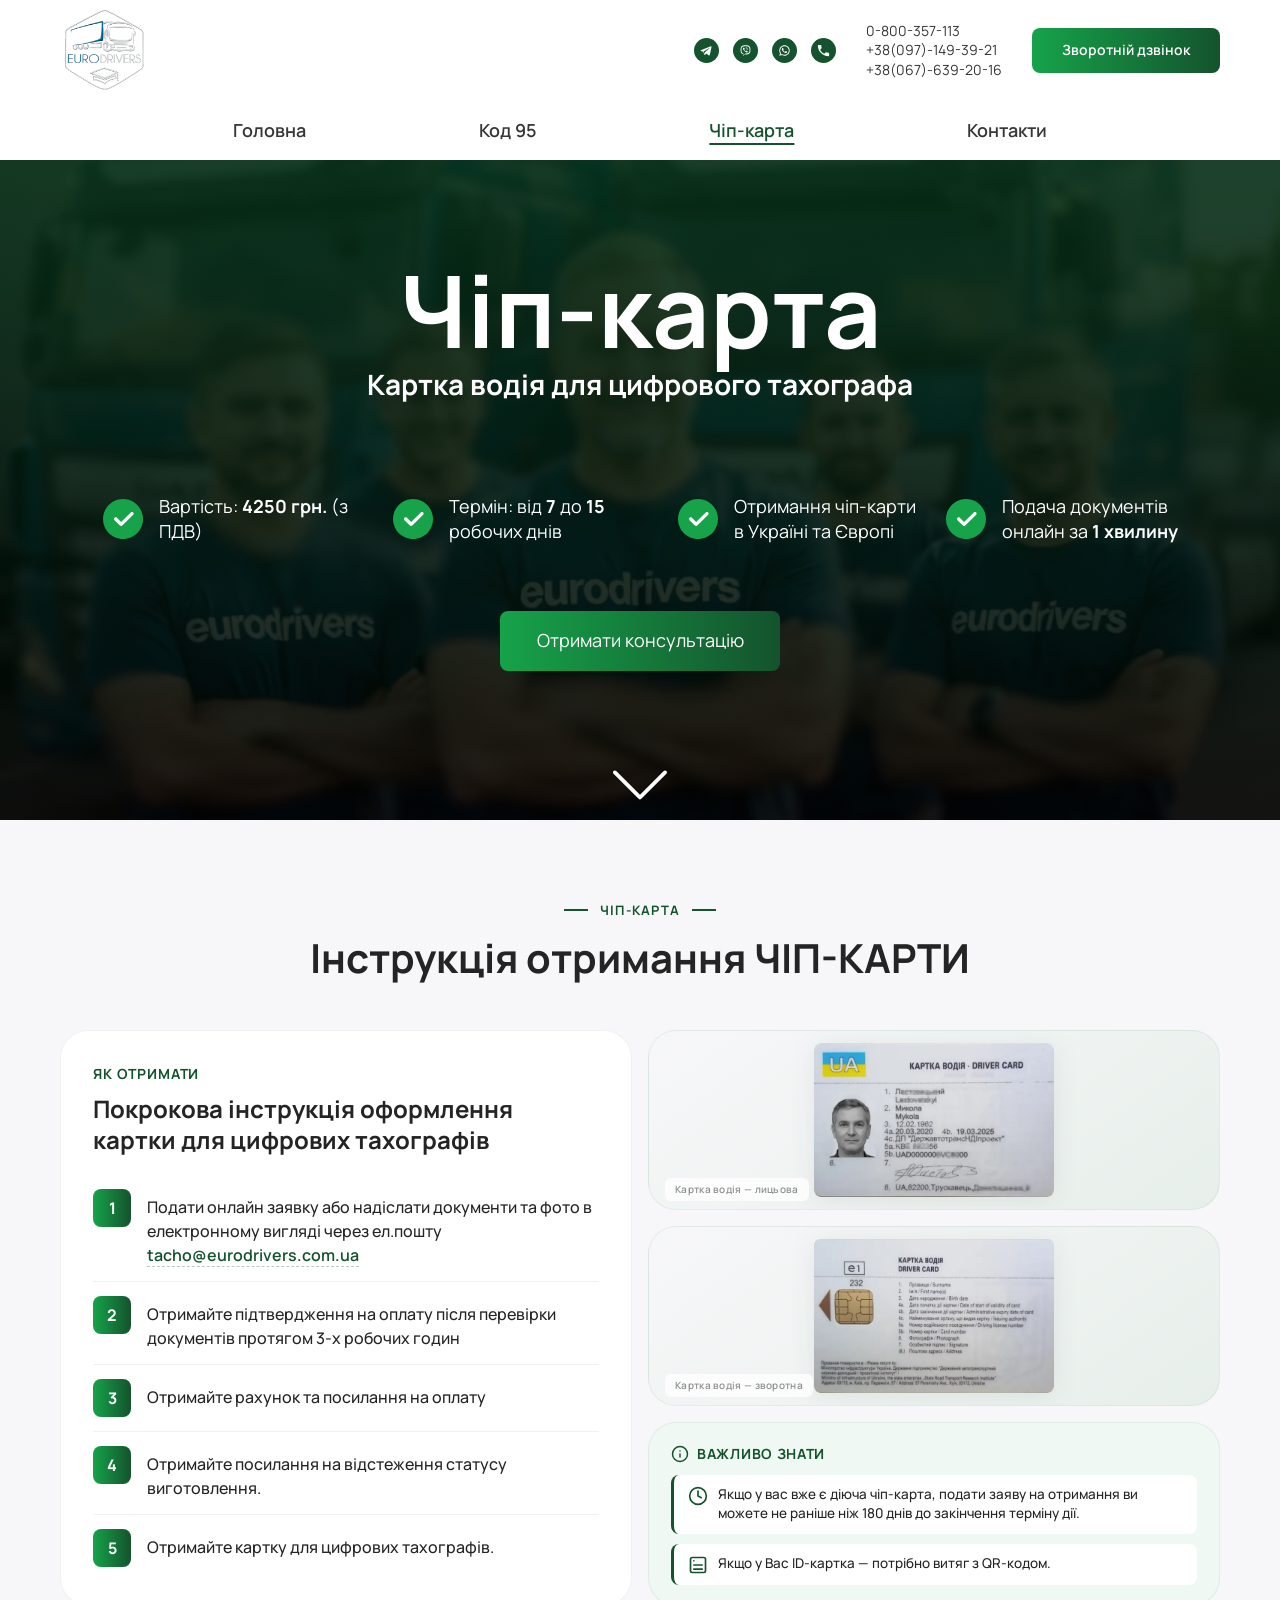
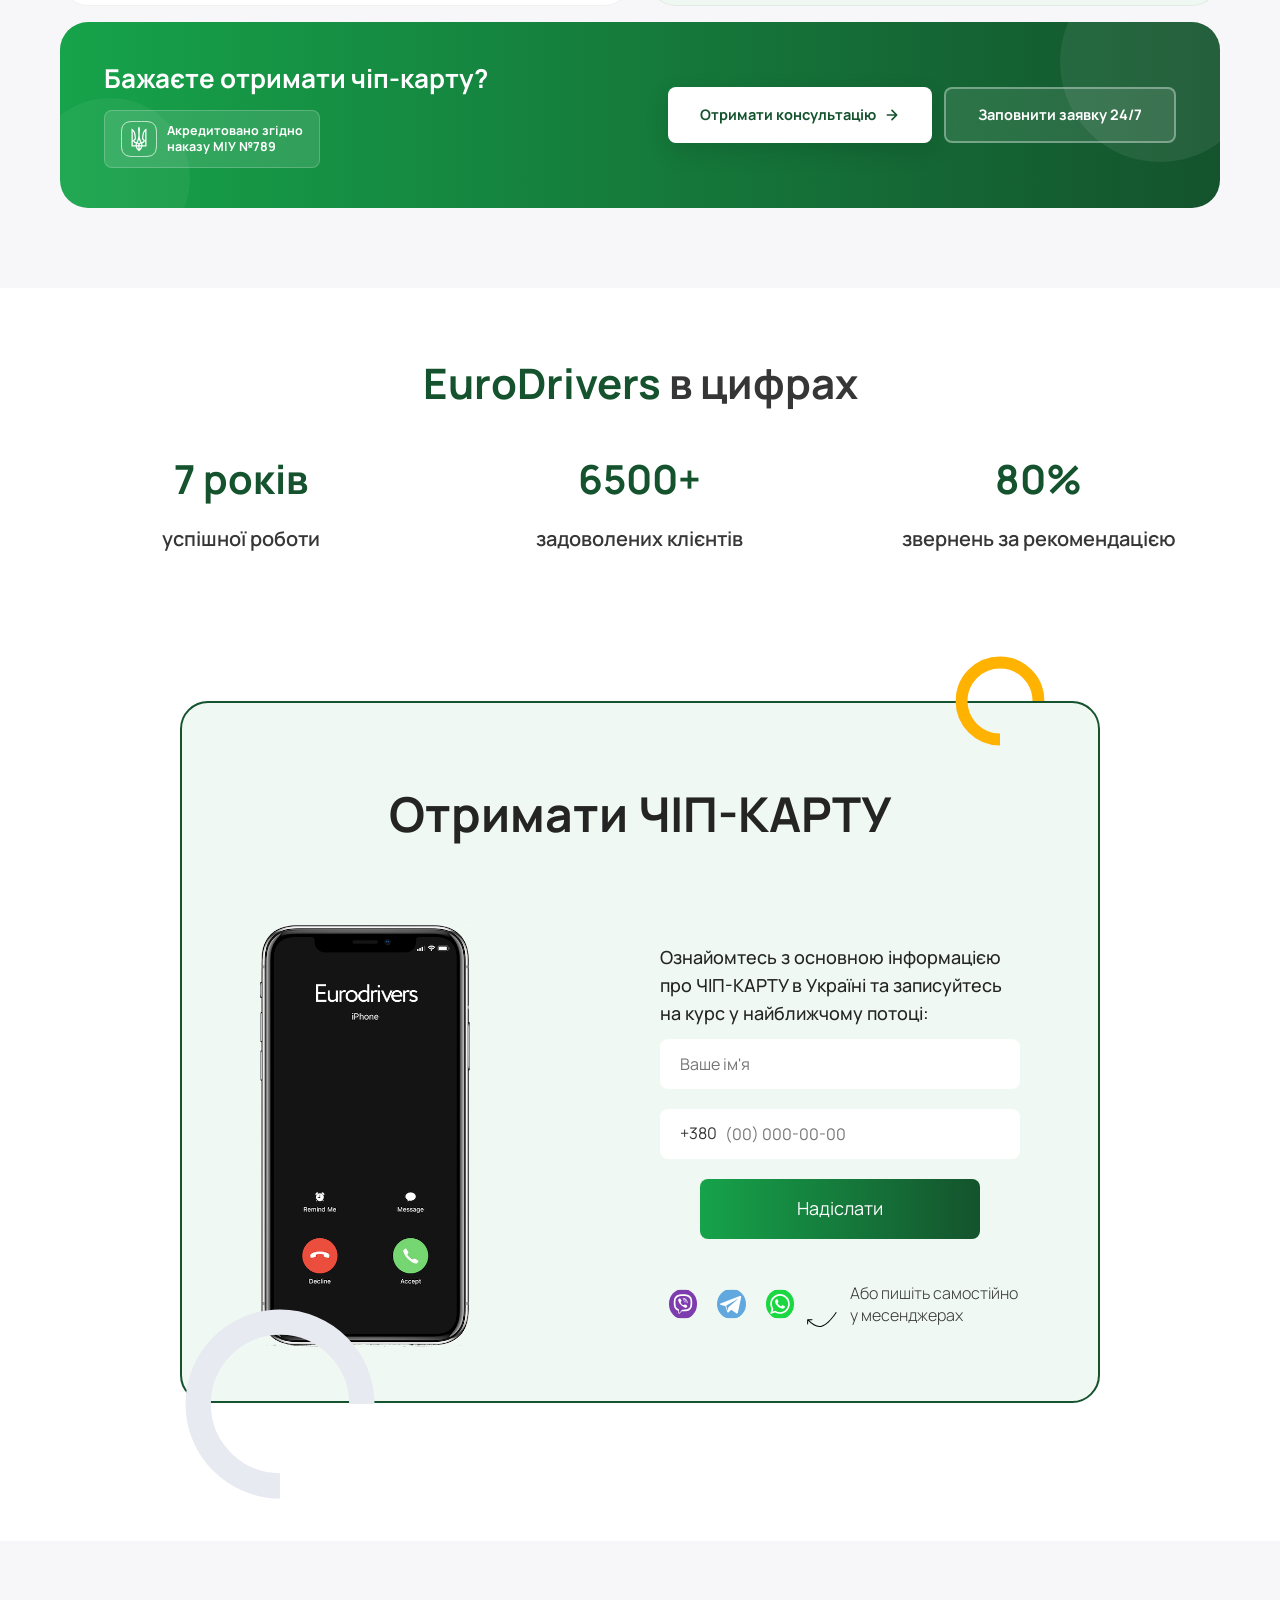
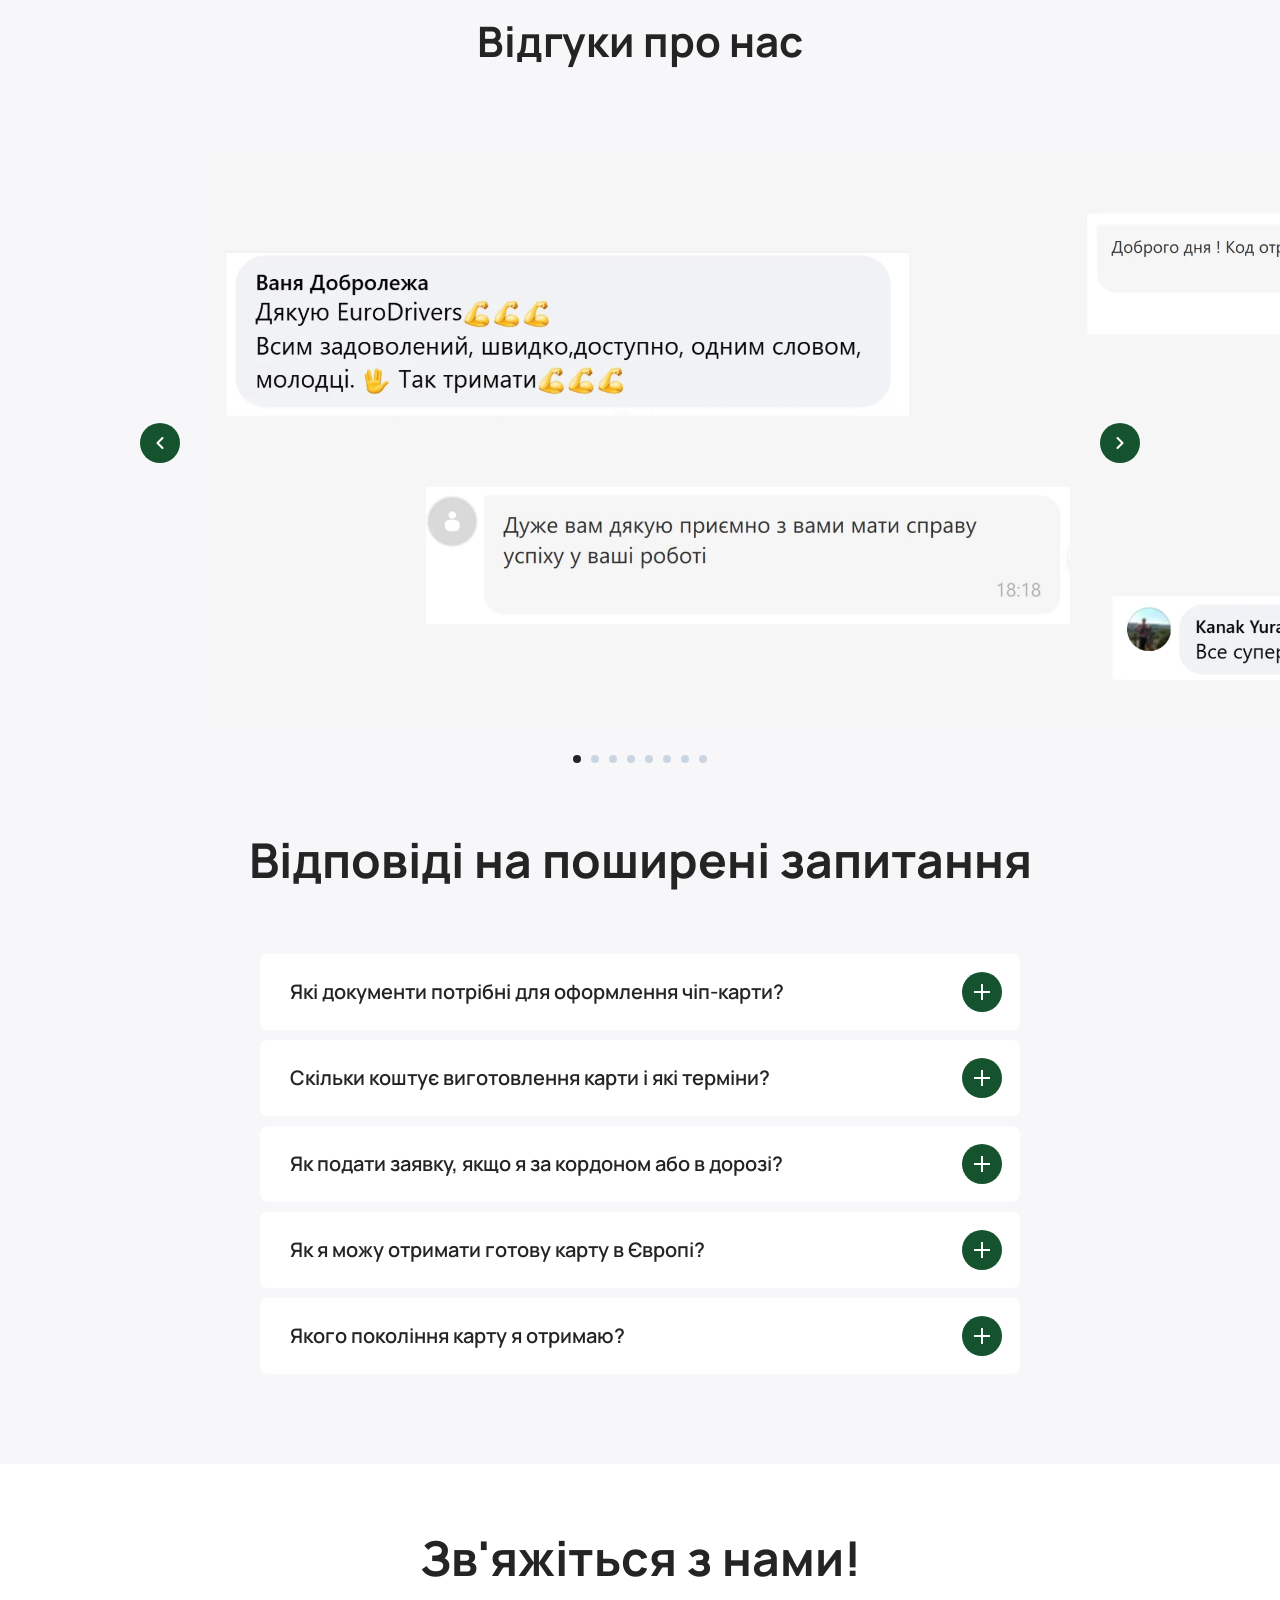
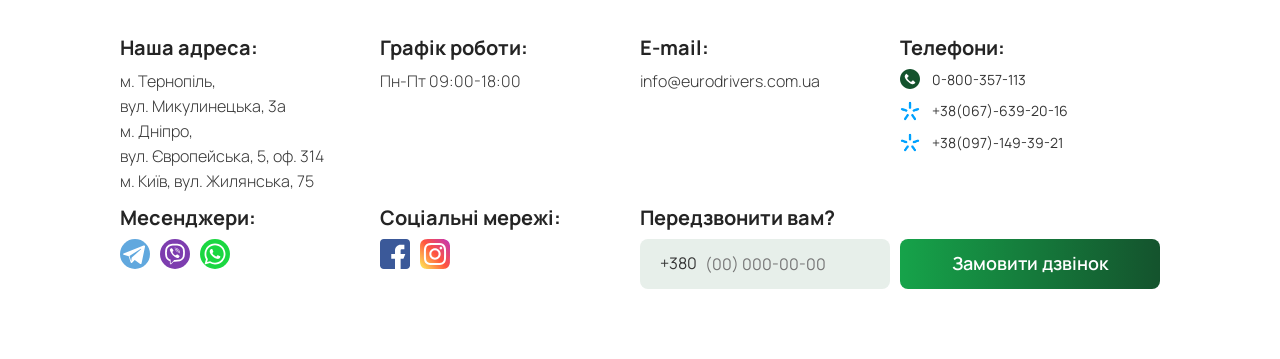
<file: chipcard.html>
<!doctype html>
<html lang="uk">
<head>
  <meta charset="utf-8">
  <meta name="viewport" content="width=device-width, initial-scale=1">
  <title>Чіп-карта водія (Картка до тахографа) | Оформлення онлайн</title>
  <meta name="description" content="Картка водія для цифрового тахографа: первинне отримання, продовження дії або відновлення у разі втрати. Консультація та супровід документів.">
  <meta name="keywords" content="чіп карта водія, картка до тахографа, виготовлення чіп карти, зробити чіп карту онлайн, картка цифрового тахографа.">
  <!--
    Адрес страницы на боевом домене: поисковики считают его главным (canonical), соцсети и мессенджеры
    берут из og: заголовок, описание и картинку для превью ссылки. Сменится домен (этап 2) — поправить на всех страницах
  -->
  <link rel="canonical" href="https://eurodrivers.com.ua/chipcard">
  <meta property="og:type" content="website">
  <meta property="og:url" content="https://eurodrivers.com.ua/chipcard">
  <meta property="og:title" content="ЧІП-КАРТА в Україні">
  <meta property="og:description" content="Офіційний транспортний центр | ЧІП-КАРТА">
  <meta property="og:image" content="https://eurodrivers.com.ua/img/common/og-image.jpg">
  <!-- Иконки: во вкладке — колесо (логотип из тонких светлых линий в 16px не виден), на экране «Домой» у iPhone — логотип 180×180 на белом -->
  <link rel="icon" href="img/common/favicon-32x32.png" type="image/png">
  <link rel="apple-touch-icon" href="img/common/apple-touch-icon.png">
  <!-- Фото первого экрана — фон в CSS, браузер нашёл бы его поздно; здесь оно видно на всех ширинах -->
  <link rel="preload" as="image" href="img/common/hero.webp" type="image/webp" fetchpriority="high">

  <link rel="preconnect" href="https://fonts.googleapis.com">
  <link rel="preconnect" href="https://fonts.gstatic.com" crossorigin>
  <link rel="stylesheet" href="https://fonts.googleapis.com/css2?family=DM+Sans:wght@400;500;600;700&family=Manrope:wght@300;400;500;600;700&display=swap">
  <link rel="stylesheet" href="css/variables.css">
  <link rel="stylesheet" href="css/base.css">
  <link rel="stylesheet" href="css/components.css">
  <link rel="stylesheet" href="css/chipcard.css">
  <script src="js/menu.js" defer></script>
  <script src="js/modal.js" defer></script>
  <script src="js/to-top.js" defer></script>
  <script src="js/slider.js" defer></script>
  <script src="js/forms.js" defer></script>
</head>
<body>
  <!-- Шапка: одинаковая на всех страницах (index.html, kod95ukr.html, chipcard.html, contacts.html; на contacts.html — с классом header--solid). Правишь в одной — повтори во всех -->
  <header class="header">
    <div class="header__inner container">
      <a class="header__logo" href="index.html">
        <img class="header__logo-img" src="img/common/logo.png" width="156" height="150" alt="EuroDrivers — школа далекобійників нового покоління">
        <!-- Подпись повторяет alt логотипа: прячем её от программ экранного чтения, чтобы текст не звучал дважды -->
        <span class="header__tagline" aria-hidden="true">EuroDrivers — школа далекобійників нового покоління</span>
      </a>

      <button class="header__burger" type="button" aria-label="Відкрити меню" aria-expanded="false" aria-controls="header-panel">
        <span class="header__burger-lines"></span>
      </button>

      <div class="header__panel" id="header-panel">
        <button class="header__close" type="button" aria-label="Закрити меню"></button>
        <img class="header__panel-logo" src="img/common/logo.png" width="156" height="150" alt="">

        <nav class="nav" aria-label="Головне меню">
          <ul class="nav__list">
            <li><a class="nav__link" href="index.html">Головна</a></li>
            <li><a class="nav__link" href="kod95ukr.html">Код 95</a></li>
            <li><a class="nav__link" href="chipcard.html" aria-current="page">Чіп-карта</a></li>
            <li><a class="nav__link" href="contacts.html">Контакти</a></li>
          </ul>
        </nav>

        <div class="header__contacts">
          <ul class="social">
            <li><a class="social__link" href="https://t.me/eurodrivers" target="_blank" rel="noopener" aria-label="Telegram"><img src="img/icons/telegram.svg" width="20" height="20" alt=""></a></li>
            <li><a class="social__link" href="viber://add?number=380676392016" aria-label="Viber"><img src="img/icons/viber.svg" width="20" height="20" alt=""></a></li>
            <li><a class="social__link" href="https://wa.me/380932993890" target="_blank" rel="noopener" aria-label="WhatsApp"><img src="img/icons/whatsapp.svg" width="20" height="20" alt=""></a></li>
            <li><a class="social__link" href="tel:+380676392016" aria-label="Подзвонити"><img src="img/icons/phone.svg" width="20" height="20" alt=""></a></li>
          </ul>
          <p class="header__phones">
            <a href="tel:0800357113">0-800-357-113</a>
            <a href="tel:+380971493921">+38(097)-149-39-21</a>
            <a href="tel:+380676392016">+38(067)-639-20-16</a>
          </p>
          <button class="btn header__callback" type="button" data-modal-open="callback">Зворотній дзвінок</button>
        </div>
      </div>
    </div>
    <div class="header__backdrop"></div>
  </header>

  <main>
    <!-- Первый экран: общий блок внутренних страниц (css/components.css), отличия от «Код 95» — в css/chipcard.css -->
    <section class="page-hero">
      <div class="page-hero__inner container">
        <h1 class="page-hero__title">Чіп-карта <span class="page-hero__subtitle">Картка водія для цифрового тахографа</span></h1>
        <ul class="page-hero__features">
          <li><span>Вартість: <strong>4250 грн.</strong> (з ПДВ)</span></li>
          <li><span>Термін: від <strong>7</strong> до <strong>15</strong> робочих днів</span></li>
          <li><span>Отримання чіп-карти<br>в Україні та Європі</span></li>
          <li><span>Подача документів<br>онлайн за <strong>1 хвилину</strong></span></li>
        </ul>
        <button class="btn page-hero__button" type="button" data-modal-open="consultation">Отримати консультацію</button>
      </div>
      <span class="page-hero__scroll" aria-hidden="true"></span>
    </section>

    <!--
      «Інструкція отримання ЧІП-КАРТИ»: общий бенто-блок (css/components.css).
      До 980px всё столбиком; на компьютере список слева, справа картинки и «Важливо знати», плашка во всю ширину
    -->
    <section class="bento">
      <div class="container">
        <p class="section-label">Чіп-карта</p>
        <h2 class="section-title">Інструкція отримання ЧІП-КАРТИ</h2>
        <div class="bento__grid">
          <div class="bento__card bento__list-card">
            <p class="bento__eyebrow">Як отримати</p>
            <h3 class="bento__card-title">Покрокова інструкція оформлення картки для цифрових тахографів</h3>
            <ol class="bento__steps">
              <li><span>Подати онлайн заявку або надіслати документи та фото в електронному вигляді через ел.пошту <a href="mailto:tacho@eurodrivers.com.ua">tacho@eurodrivers.com.ua</a></span></li>
              <li><span>Отримайте підтвердження на оплату після перевірки документів протягом 3-х робочих годин</span></li>
              <li><span>Отримайте рахунок та посилання на оплату</span></li>
              <li><span>Отримайте посилання на відстеження статусу виготовлення.</span></li>
              <li><span>Отримайте картку для цифрових тахографів.</span></li>
            </ol>
          </div>
          <div class="bento__side">
            <figure class="bento__card bento__image">
              <img src="img/chipcard/chip-card-front.webp" width="640" height="410" alt="Картка водія — лицьова сторона" loading="lazy">
              <figcaption>Картка водія — лицьова</figcaption>
            </figure>
            <figure class="bento__card bento__image">
              <img src="img/chipcard/chip-card-back.webp" width="640" height="410" alt="Картка водія — зворотна сторона" loading="lazy">
              <figcaption>Картка водія — зворотна</figcaption>
            </figure>
            <div class="bento__card bento__info">
              <p class="bento__info-title">
                <svg viewBox="0 0 24 24" aria-hidden="true"><circle cx="12" cy="12" r="10" fill="none" stroke="currentColor" stroke-width="2"/><path d="M12 16v-4M12 8h.01" fill="none" stroke="currentColor" stroke-width="2" stroke-linecap="round"/></svg>
                Важливо знати
              </p>
              <ul class="bento__info-list">
                <li>
                  <svg viewBox="0 0 24 24" aria-hidden="true"><circle cx="12" cy="12" r="10" fill="none" stroke="currentColor" stroke-width="2"/><path d="M12 6v6l4 2" fill="none" stroke="currentColor" stroke-width="2" stroke-linecap="round" stroke-linejoin="round"/></svg>
                  <span>Якщо у вас вже є діюча чіп-карта, подати заяву на отримання ви можете не раніше ніж 180 днів до закінчення терміну дії.</span>
                </li>
                <li>
                  <svg viewBox="0 0 24 24" aria-hidden="true"><rect x="3" y="3" width="18" height="18" rx="2" fill="none" stroke="currentColor" stroke-width="2"/><path d="M7 7h.01M7 12h10M7 17h10" fill="none" stroke="currentColor" stroke-width="2" stroke-linecap="round"/></svg>
                  <span>Якщо у Вас ID-картка — потрібно витяг з QR-кодом.</span>
                </li>
              </ul>
            </div>
          </div>
        </div>
        <div class="bento__cta">
          <div class="bento__cta-text">
            <p class="bento__cta-title">Бажаєте отримати чіп-карту?</p>
            <p class="bento__badge"><span>Акредитовано згідно<br>наказу МІУ №789</span></p>
          </div>
          <div class="bento__cta-buttons">
            <button class="bento__button bento__button--primary" type="button" data-modal-open="consultation">
              Отримати консультацію
              <svg viewBox="0 0 24 24" aria-hidden="true"><path d="M5 12h14M12 5l7 7-7 7" fill="none" stroke="currentColor" stroke-width="2.5" stroke-linecap="round" stroke-linejoin="round"/></svg>
            </button>
            <!-- В оригинале ведёт на страницу заявки /form-chipcard, её в этапе 1 нет — открываем окно консультации -->
            <button class="bento__button bento__button--outline" type="button" data-modal-open="consultation">Заповнити заявку 24/7</button>
          </div>
        </div>
      </div>
    </section>

    <!-- «В цифрах» — вид как на главной (на «Код 95» серый фон и шрифты крупнее); подпись «звернень за рекомендацією» — как в оригинале этой страницы -->
    <section class="stats">
      <div class="container">
        <h2 class="stats__title"><span class="stats__brand">EuroDrivers</span> в цифрах</h2>
        <ul class="stats__list">
          <li><span class="stats__number">7 років</span> <span class="stats__caption">успішної роботи</span></li>
          <li><span class="stats__number">6500+</span> <span class="stats__caption">задоволених клієнтів</span></li>
          <li><span class="stats__number">80%</span> <span class="stats__caption">звернень за рекомендацією</span></li>
        </ul>
      </div>
    </section>

    <!-- Блок консультации «в рамке», как на «Код 95»: на телефоне всё столбиком, картинка телефона внизу; с 640px картинка слева, форма справа -->
    <section class="consult consult--framed">
      <div class="consult__panel">
        <img class="consult__arc consult__arc--yellow" src="img/common/arc-yellow.svg" width="94" height="94" alt="" loading="lazy">
        <img class="consult__arc consult__arc--gray" src="img/common/arc-gray.svg" width="200" height="200" alt="" loading="lazy">

        <h2 class="consult__title">Отримати ЧІП-КАРТУ</h2>

        <div class="consult__content">
          <div class="consult__main">
            <!-- «записуйтесь на курс у найближчому потоці» — как в оригинале (текст с «Код 95»), уточнить у владельца -->
            <p class="consult__text">Ознайомтесь з основною інформацією про ЧІП-КАРТУ в Україні та записуйтесь на курс у найближчому потоці:</p>

            <form class="consult__form" method="post" novalidate data-form>
              <input type="hidden" name="form" value="consultation-chipcard">
              <div class="form-trap" aria-hidden="true">
                <label>Не заповнюйте це поле <input type="text" name="website" tabindex="-1" autocomplete="off"></label>
              </div>
              <div class="form-field">
                <label class="visually-hidden" for="consult-name">Ім'я</label>
                <input class="input" id="consult-name" type="text" name="name" placeholder="Ваше ім'я" autocomplete="name" maxlength="50" aria-describedby="consult-name-error">
                <p class="form-error" id="consult-name-error" hidden></p>
              </div>
              <div class="form-field">
                <label class="visually-hidden" for="consult-phone">Телефон</label>
                <div class="phone-field">
                  <span class="phone-field__prefix">+380</span>
                  <input class="input" id="consult-phone" type="tel" name="phone" placeholder="(00) 000-00-00" autocomplete="tel-national" required inputmode="numeric" aria-describedby="consult-phone-error">
                </div>
                <p class="form-error" id="consult-phone-error" hidden></p>
              </div>
              <button class="btn consult__submit" type="submit">Надіслати</button>
              <p class="form-success" tabindex="-1" hidden>Дякуємо! Чекайте на дзвінок від нашого менеджера протягом робочого дня!</p>
            </form>

            <div class="consult__messengers">
              <p class="consult__hint">Або пишіть самостійно у месенджерах</p>
              <img class="consult__arrow" src="img/common/arrow-curve.svg" width="30" height="15" alt="" loading="lazy">
              <ul class="consult__icons">
                <li><a href="viber://add?number=380676392016" aria-label="Viber"><img src="img/common/viber_4.svg" width="30" height="30" alt="" loading="lazy"></a></li>
                <li><a href="https://t.me/eurodrivers" target="_blank" rel="noopener" aria-label="Telegram"><img src="img/common/telegram_4.svg" width="30" height="30" alt="" loading="lazy"></a></li>
                <!-- В оригинале здесь другой номер WhatsApp, чем в шапке и подвале (380932993890) — уточнить у владельца -->
                <li><a href="https://wa.me/380676392016" target="_blank" rel="noopener" aria-label="WhatsApp"><img src="img/common/whatsapp_4.svg" width="30" height="30" alt="" loading="lazy"></a></li>
              </ul>
            </div>
          </div>

          <img class="consult__phone" src="img/common/phone-call.png" width="400" height="803" alt="Телефон із вхідним дзвінком від EuroDrivers" loading="lazy">
        </div>
      </div>
    </section>

    <!-- «Відгуки», как на «Код 95»: слайдер скриншотов; на планшете и компьютере текущий отзыв по центру, соседние выглядывают -->
    <section class="reviews reviews--wide" data-slider>
      <h2 class="reviews__title">Відгуки про нас</h2>
      <div class="reviews__slider">
        <ul class="reviews__list slider__track" data-slider-track aria-label="Відгуки клієнтів">
          <li class="reviews__slide"><img src="img/common/review-1.webp" width="1536" height="1024" alt="Скриншот відгуку клієнта, 1 з 8" loading="lazy"></li>
          <li class="reviews__slide"><img src="img/common/review-2.webp" width="1536" height="1024" alt="Скриншот відгуку клієнта, 2 з 8" loading="lazy"></li>
          <li class="reviews__slide"><img src="img/common/review-3.webp" width="1536" height="1024" alt="Скриншот відгуку клієнта, 3 з 8" loading="lazy"></li>
          <li class="reviews__slide"><img src="img/common/review-4.webp" width="1536" height="1024" alt="Скриншот відгуку клієнта, 4 з 8" loading="lazy"></li>
          <li class="reviews__slide"><img src="img/common/review-5.webp" width="1536" height="1024" alt="Скриншот відгуку клієнта, 5 з 8" loading="lazy"></li>
          <li class="reviews__slide"><img src="img/common/review-6.webp" width="1536" height="1024" alt="Скриншот відгуку клієнта, 6 з 8" loading="lazy"></li>
          <li class="reviews__slide"><img src="img/common/review-7.webp" width="1536" height="1024" alt="Скриншот відгуку клієнта, 7 з 8" loading="lazy"></li>
          <li class="reviews__slide"><img src="img/common/review-8.webp" width="1536" height="1024" alt="Скриншот відгуку клієнта, 8 з 8" loading="lazy"></li>
        </ul>
        <button class="slider__arrow reviews__arrow reviews__arrow--prev" type="button" aria-label="Попередній відгук" data-slider-prev>
          <svg viewBox="0 0 24 24" aria-hidden="true"><path d="M15 18l-6-6 6-6" fill="none" stroke="currentColor" stroke-width="2.5" stroke-linecap="round" stroke-linejoin="round"/></svg>
        </button>
        <button class="slider__arrow reviews__arrow reviews__arrow--next" type="button" aria-label="Наступний відгук" data-slider-next>
          <svg viewBox="0 0 24 24" aria-hidden="true"><path d="M9 18l6-6-6-6" fill="none" stroke="currentColor" stroke-width="2.5" stroke-linecap="round" stroke-linejoin="round"/></svg>
        </button>
      </div>
      <div class="slider__dots reviews__dots" data-slider-dots></div>
    </section>

    <!-- FAQ «Чип-карти» — свои вопросы, вид как на главной (components.css), отступы — в css/chipcard.css.
         <details> работают без JS, с клавиатуры и в программах экранного чтения -->
    <section class="faq">
      <div class="container">
        <h2 class="faq__title">Відповіді на поширені запитання</h2>
        <div class="faq__list">
          <details class="faq__item">
            <summary class="faq__question">Які документи потрібні для оформлення чіп-карти?</summary>
            <div class="faq__answer">
              <p>Для подання заявки вам необхідно підготувати:</p>
              <ul>
                <li>Паспорт громадянина України (1, 2 сторінки та прописка) або ID-картку (обидві сторони) разом із витягом про місце реєстрації (бажано з QR-кодом).</li>
                <li>Ідентифікаційний номер (РНОКПП).</li>
                <li>Посвідчення водія з категоріями C1, C, D1 або D (обидві сторони).</li>
                <li>Фотокартку на світлому фоні.</li>
              </ul>
            </div>
          </details>

          <details class="faq__item">
            <summary class="faq__question">Скільки коштує виготовлення карти і які терміни?</summary>
            <div class="faq__answer">
              <p>Вартість виготовлення карти покоління G2 становить 4250 грн.<br>Термін виготовлення — від 7 до 15 робочих днів</p>
            </div>
          </details>

          <details class="faq__item">
            <summary class="faq__question">Як подати заявку, якщо я за кордоном або в дорозі?</summary>
            <div class="faq__answer">
              <p>Ми максимально спростили процес: вам не потрібно нікуди їхати. Ви можете подати всі документи онлайн через Viber. Просто надішліть фото документів нашому менеджеру, і ми одразу розпочнемо процес оформлення.</p>
            </div>
          </details>

          <details class="faq__item">
            <summary class="faq__question">Як я можу отримати готову карту в Європі?</summary>
            <div class="faq__answer">
              <p>Ми організовуємо доставку готових чіп-карт по всій території Європи за допомогою Нової Пошти. Це дозволяє отримати документ максимально швидко безпосередньо у країні вашого перебування (Польща, Німеччина, Чехія тощо).</p>
            </div>
          </details>

          <details class="faq__item">
            <summary class="faq__question">Якого покоління карту я отримаю?</summary>
            <div class="faq__answer">
              <p>Наразі видаються виключно сучасні смарт-карти другого покоління (G2V2). Вони повністю відповідають новим вимогам ЄС 2025-2026 років, мають збільшений обсяг пам'яті (зберігають дані за останні 56 днів) та автоматично фіксують перетин кордонів.</p>
            </div>
          </details>
        </div>
      </div>
    </section>
  </main>

  <!-- Подвал: одинаковый на всех страницах (index.html, kod95ukr.html, chipcard.html, contacts.html; на contacts.html этот блок в <main>, с <h1>). Правишь в одной — повтори во всех -->
  <footer class="footer">
    <div class="container">
      <h2 class="footer__title">Зв'яжіться з нами!</h2>

      <!-- Порядок блоков — как на телефоне; на широких экранах их переставляет CSS-сетка -->
      <div class="footer__grid">
        <div class="footer__group footer__group--address">
          <h3 class="footer__label">Наша адреса:</h3>
          <ul class="footer__list">
            <li>м. Тернопіль,<br>вул. Микулинецька, 3а</li>
            <li>м. Дніпро,<br>вул. Європейська, 5, оф. 314</li>
            <li>м. Київ, вул. Жилянська, 75</li>
          </ul>
        </div>

        <div class="footer__group footer__group--messengers">
          <h3 class="footer__label">Месенджери:</h3>
          <ul class="footer__icons footer__icons--round">
            <li><a href="https://t.me/eurodrivers" target="_blank" rel="noopener" aria-label="Telegram"><img src="img/common/telegram_4.svg" width="30" height="30" alt="" loading="lazy"></a></li>
            <li><a href="viber://add?number=380676392016" aria-label="Viber"><img src="img/common/viber_4.svg" width="30" height="30" alt="" loading="lazy"></a></li>
            <li><a href="https://wa.me/380932993890" target="_blank" rel="noopener" aria-label="WhatsApp"><img src="img/common/whatsapp_4.svg" width="30" height="30" alt="" loading="lazy"></a></li>
          </ul>
        </div>

        <div class="footer__group footer__group--email">
          <h3 class="footer__label">E-mail:</h3>
          <p class="footer__text"><a href="mailto:info@eurodrivers.com.ua">info@eurodrivers.com.ua</a></p>
        </div>

        <div class="footer__group footer__group--schedule">
          <h3 class="footer__label">Графік роботи:</h3>
          <p class="footer__text">Пн-Пт 09:00-18:00</p>
        </div>

        <div class="footer__group footer__group--social">
          <h3 class="footer__label">Соціальні мережі:</h3>
          <ul class="footer__icons">
            <li><a href="https://www.facebook.com/eurodrivers.com.ua/" target="_blank" rel="noopener" aria-label="Facebook"><img src="img/common/facebook_3.svg" width="30" height="30" alt="" loading="lazy"></a></li>
            <li><a href="https://www.instagram.com/euro.drivers/" target="_blank" rel="noopener" aria-label="Instagram"><img src="img/common/instagram-sketched.svg" width="30" height="30" alt="" loading="lazy"></a></li>
          </ul>
        </div>

        <div class="footer__group footer__group--phones">
          <h3 class="footer__label">Телефони:</h3>
          <ul class="footer__phones">
            <li><img src="img/common/phone_1.svg" width="20" height="20" alt="" loading="lazy"><a href="tel:0800357113">0-800-357-113</a></li>
            <li><img src="img/common/kyivstar.png" width="20" height="19" alt="" loading="lazy"><a href="tel:+380676392016">+38(067)-639-20-16</a></li>
            <li><img src="img/common/kyivstar.png" width="20" height="19" alt="" loading="lazy"><a href="tel:+380971493921">+38(097)-149-39-21</a></li>
          </ul>
        </div>

        <form class="footer__form" method="post" novalidate data-form>
          <h3 class="footer__label">Передзвонити вам?</h3>
          <input type="hidden" name="form" value="contacts">
          <div class="form-trap" aria-hidden="true">
            <label>Не заповнюйте це поле <input type="text" name="website" tabindex="-1" autocomplete="off"></label>
          </div>
          <div class="footer__form-row">
            <label class="visually-hidden" for="contacts-phone">Телефон</label>
            <div class="phone-field">
              <span class="phone-field__prefix">+380</span>
              <input class="input" id="contacts-phone" type="tel" name="phone" placeholder="(00) 000-00-00" autocomplete="tel-national" required inputmode="numeric" aria-describedby="contacts-phone-error">
            </div>
            <button class="btn footer__submit" type="submit">Замовити дзвінок</button>
          </div>
          <p class="form-error" id="contacts-phone-error" hidden></p>
          <p class="form-success" tabindex="-1" hidden>Дякуємо! Чекайте на дзвінок від нашого менеджера протягом робочого дня!</p>
        </form>
      </div>
    </div>
  </footer>

  <button class="to-top" type="button" aria-label="Нагору">
    <svg width="22" height="22" viewBox="0 0 24 24" aria-hidden="true">
      <path d="M12 19V5M5 12l7-7 7 7" fill="none" stroke="currentColor" stroke-width="2.5" stroke-linecap="round" stroke-linejoin="round"/>
    </svg>
  </button>

  <!-- Модальные окна: одинаковые на всех страницах, как шапка. Открываются кнопкой с data-modal-open="<имя>" -->
  <dialog class="modal" id="modal-callback" aria-labelledby="modal-callback-title">
    <button class="modal__close" type="button" aria-label="Закрити вікно" data-modal-close></button>
    <div class="modal__window">
      <img class="modal__img" src="img/common/team.webp" width="1024" height="1024" alt="" loading="lazy">
      <div class="modal__body">
        <h2 class="modal__title" id="modal-callback-title">Ми зателефонуємо вам</h2>
        <form class="modal__form" method="post" novalidate data-form>
          <input type="hidden" name="form" value="callback">
          <div class="form-trap" aria-hidden="true">
            <label>Не заповнюйте це поле <input type="text" name="website" tabindex="-1" autocomplete="off"></label>
          </div>
          <div class="form-field">
            <label class="visually-hidden" for="callback-name">Ім'я</label>
            <input class="input" id="callback-name" type="text" name="name" placeholder="Ім'я" autocomplete="name" maxlength="50" aria-describedby="callback-name-error">
            <p class="form-error" id="callback-name-error" hidden></p>
          </div>
          <div class="form-field">
            <label class="visually-hidden" for="callback-phone">Телефон</label>
            <div class="phone-field">
              <span class="phone-field__prefix">+380</span>
              <input class="input" id="callback-phone" type="tel" name="phone" placeholder="(00) 000-00-00" autocomplete="tel-national" required inputmode="numeric" aria-describedby="callback-phone-error">
            </div>
            <p class="form-error" id="callback-phone-error" hidden></p>
          </div>
          <button class="btn modal__submit" type="submit">Відправити</button>
          <p class="modal__note">Натискаючи кнопку ви погоджуєтесь з політикою конфіденційності</p>
          <p class="form-success" tabindex="-1" hidden>Дякуємо! Чекайте на дзвінок від нашого менеджера протягом робочого дня!</p>
        </form>
      </div>
    </div>
  </dialog>

  <dialog class="modal" id="modal-consultation" aria-labelledby="modal-consultation-title">
    <button class="modal__close" type="button" aria-label="Закрити вікно" data-modal-close></button>
    <div class="modal__window">
      <img class="modal__img" src="img/common/team.webp" width="1024" height="1024" alt="" loading="lazy">
      <div class="modal__body">
        <h2 class="modal__title" id="modal-consultation-title">Отримати консультацію</h2>
        <form class="modal__form" method="post" novalidate data-form>
          <input type="hidden" name="form" value="consultation">
          <div class="form-trap" aria-hidden="true">
            <label>Не заповнюйте це поле <input type="text" name="website" tabindex="-1" autocomplete="off"></label>
          </div>
          <div class="form-field">
            <label class="visually-hidden" for="consultation-name">Ім'я</label>
            <input class="input" id="consultation-name" type="text" name="name" placeholder="Ім'я" autocomplete="name" maxlength="50" aria-describedby="consultation-name-error">
            <p class="form-error" id="consultation-name-error" hidden></p>
          </div>
          <div class="form-field">
            <label class="visually-hidden" for="consultation-phone">Телефон</label>
            <div class="phone-field">
              <span class="phone-field__prefix">+380</span>
              <input class="input" id="consultation-phone" type="tel" name="phone" placeholder="(00) 000-00-00" autocomplete="tel-national" required inputmode="numeric" aria-describedby="consultation-phone-error">
            </div>
            <p class="form-error" id="consultation-phone-error" hidden></p>
          </div>
          <button class="btn modal__submit" type="submit">Відправити</button>
          <p class="modal__note">Натискаючи кнопку ви погоджуєтесь з політикою конфіденційності</p>
          <p class="form-success" tabindex="-1" hidden>Дякуємо! Чекайте на дзвінок від нашого менеджера протягом робочого дня!</p>
        </form>
      </div>
    </div>
  </dialog>
</body>
</html>
</file>
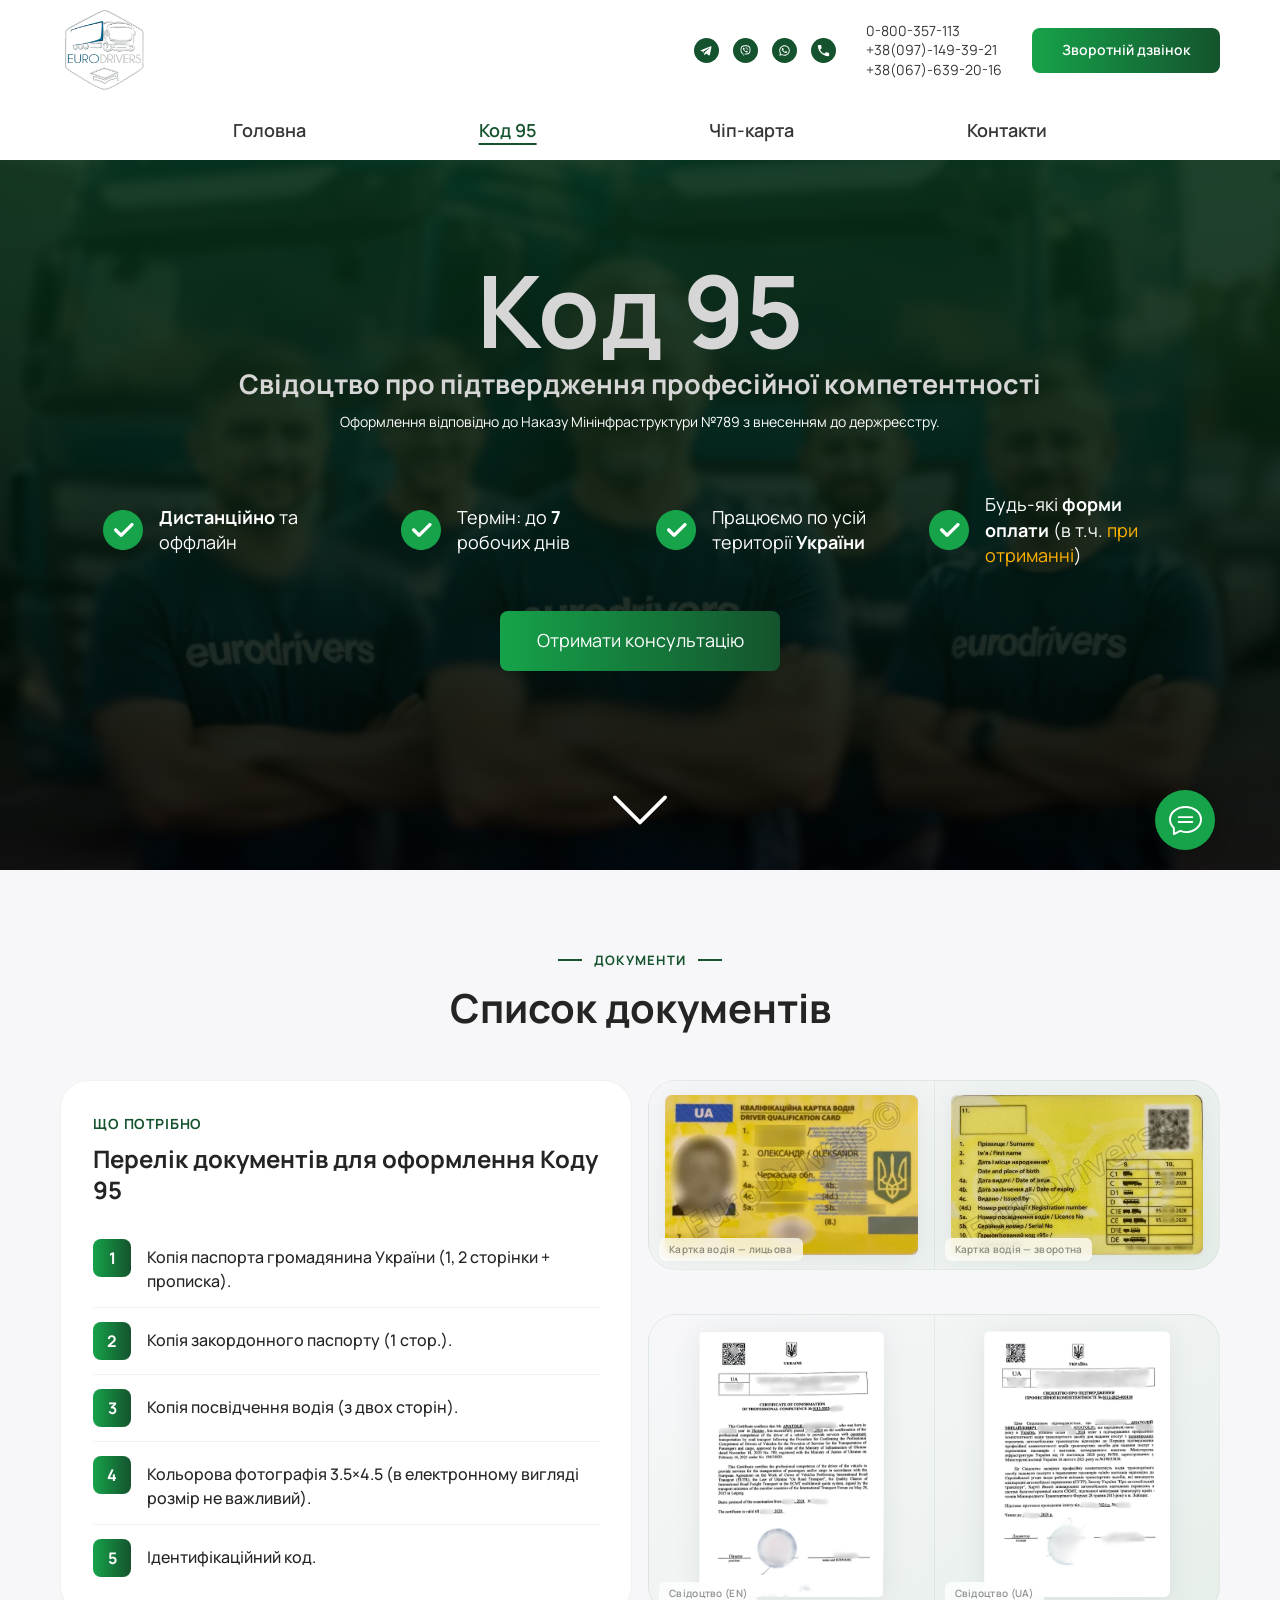
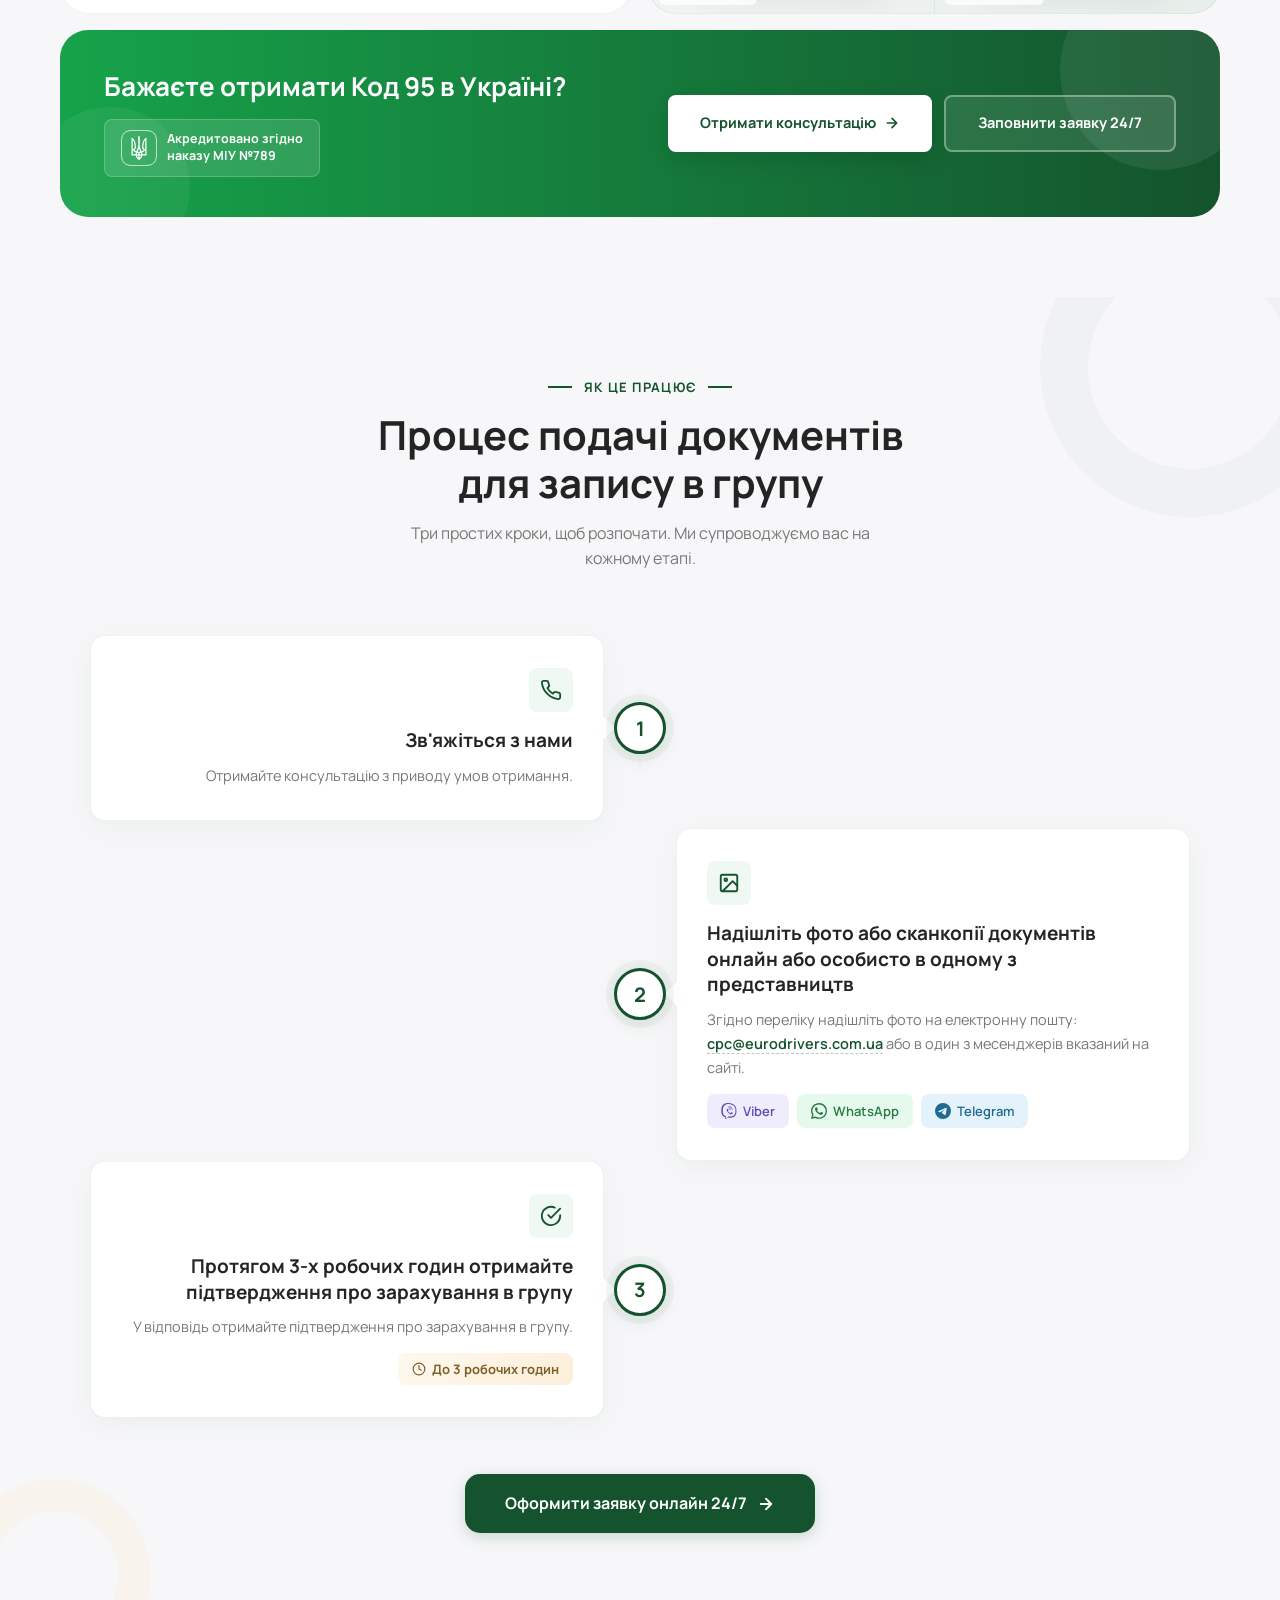
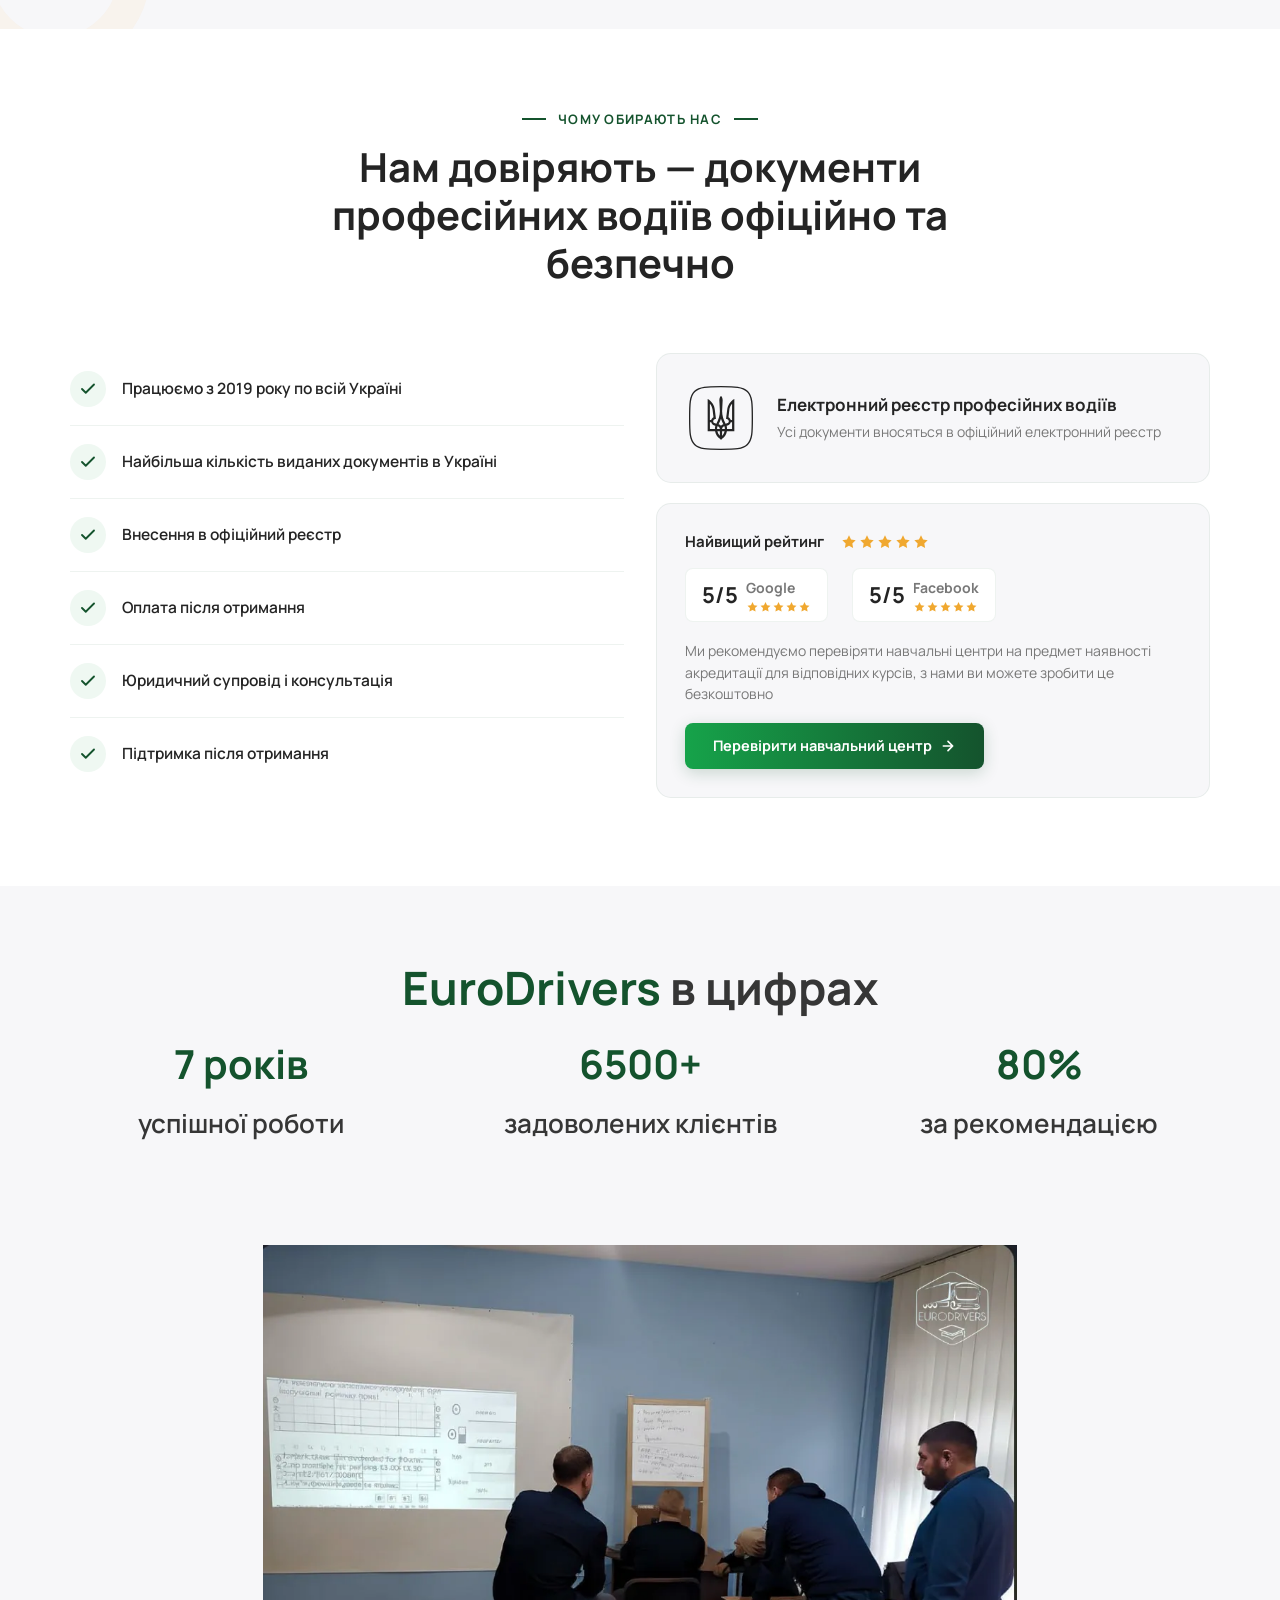
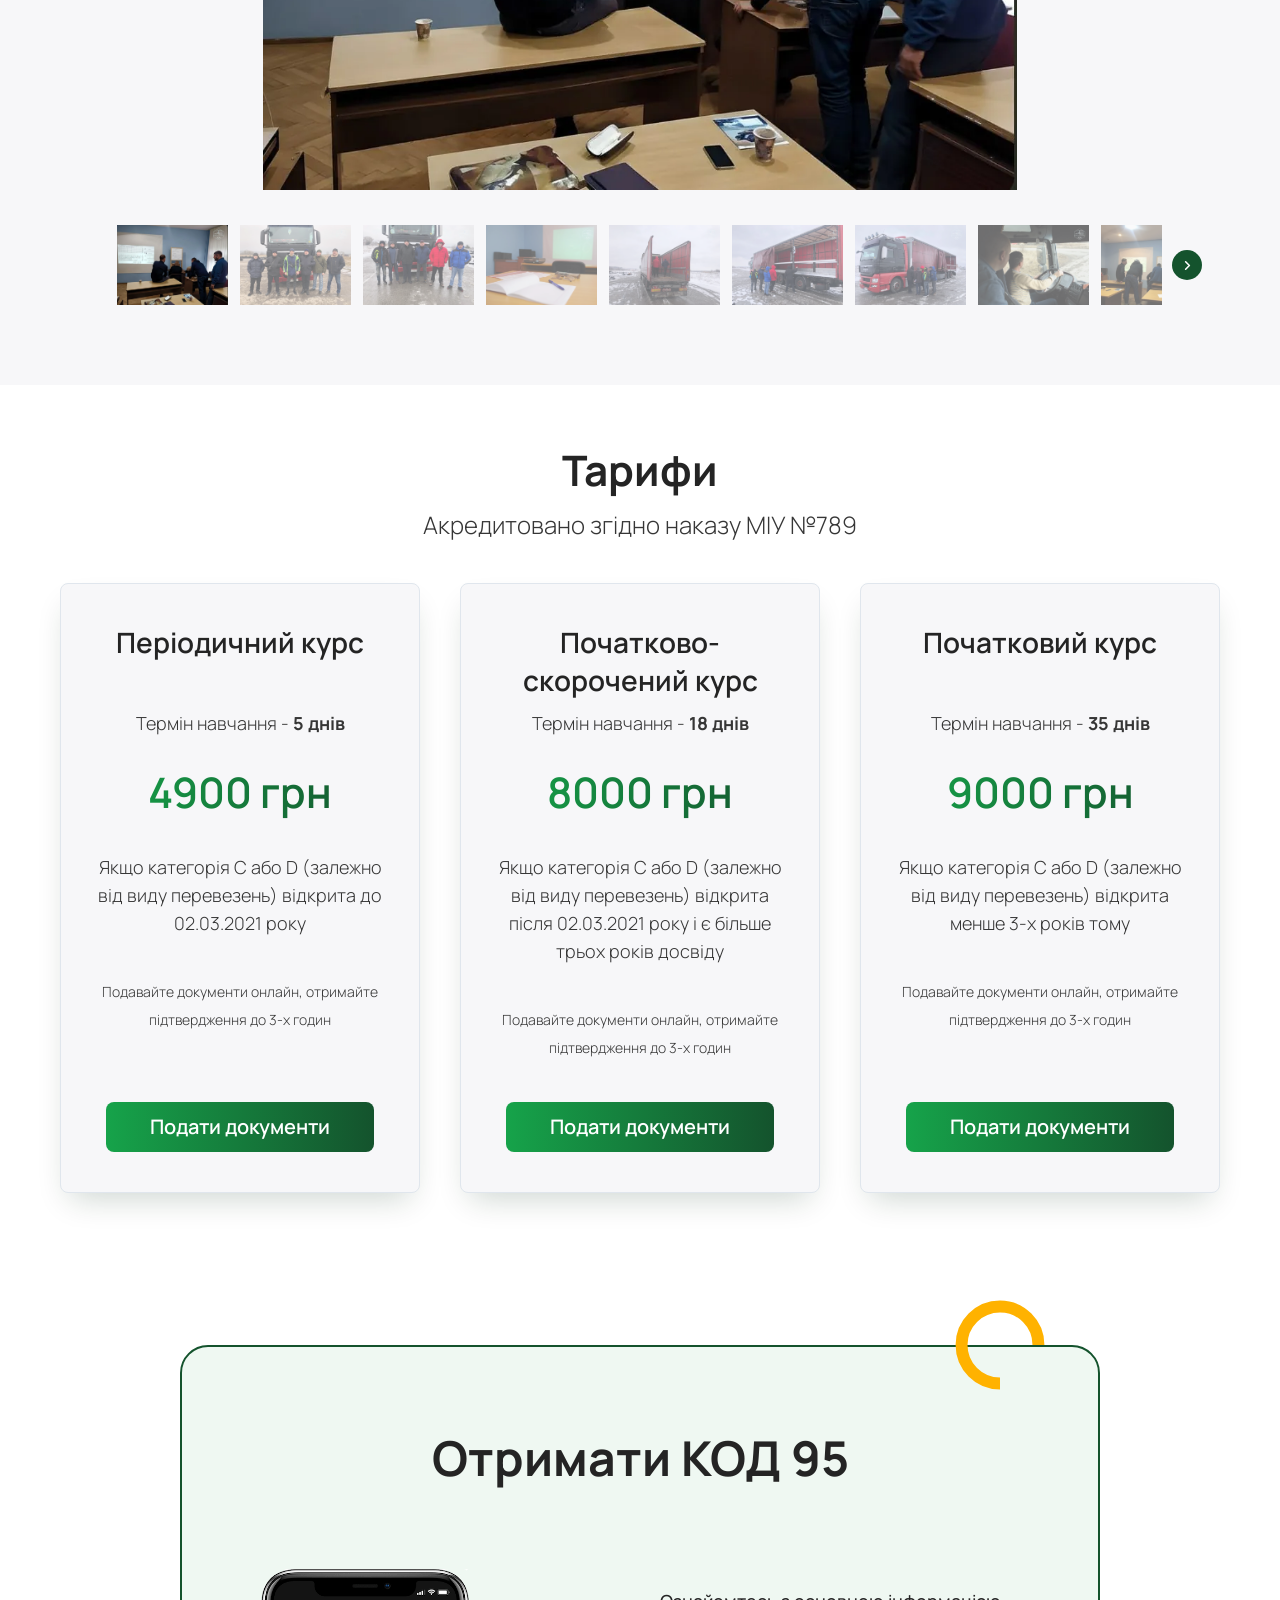
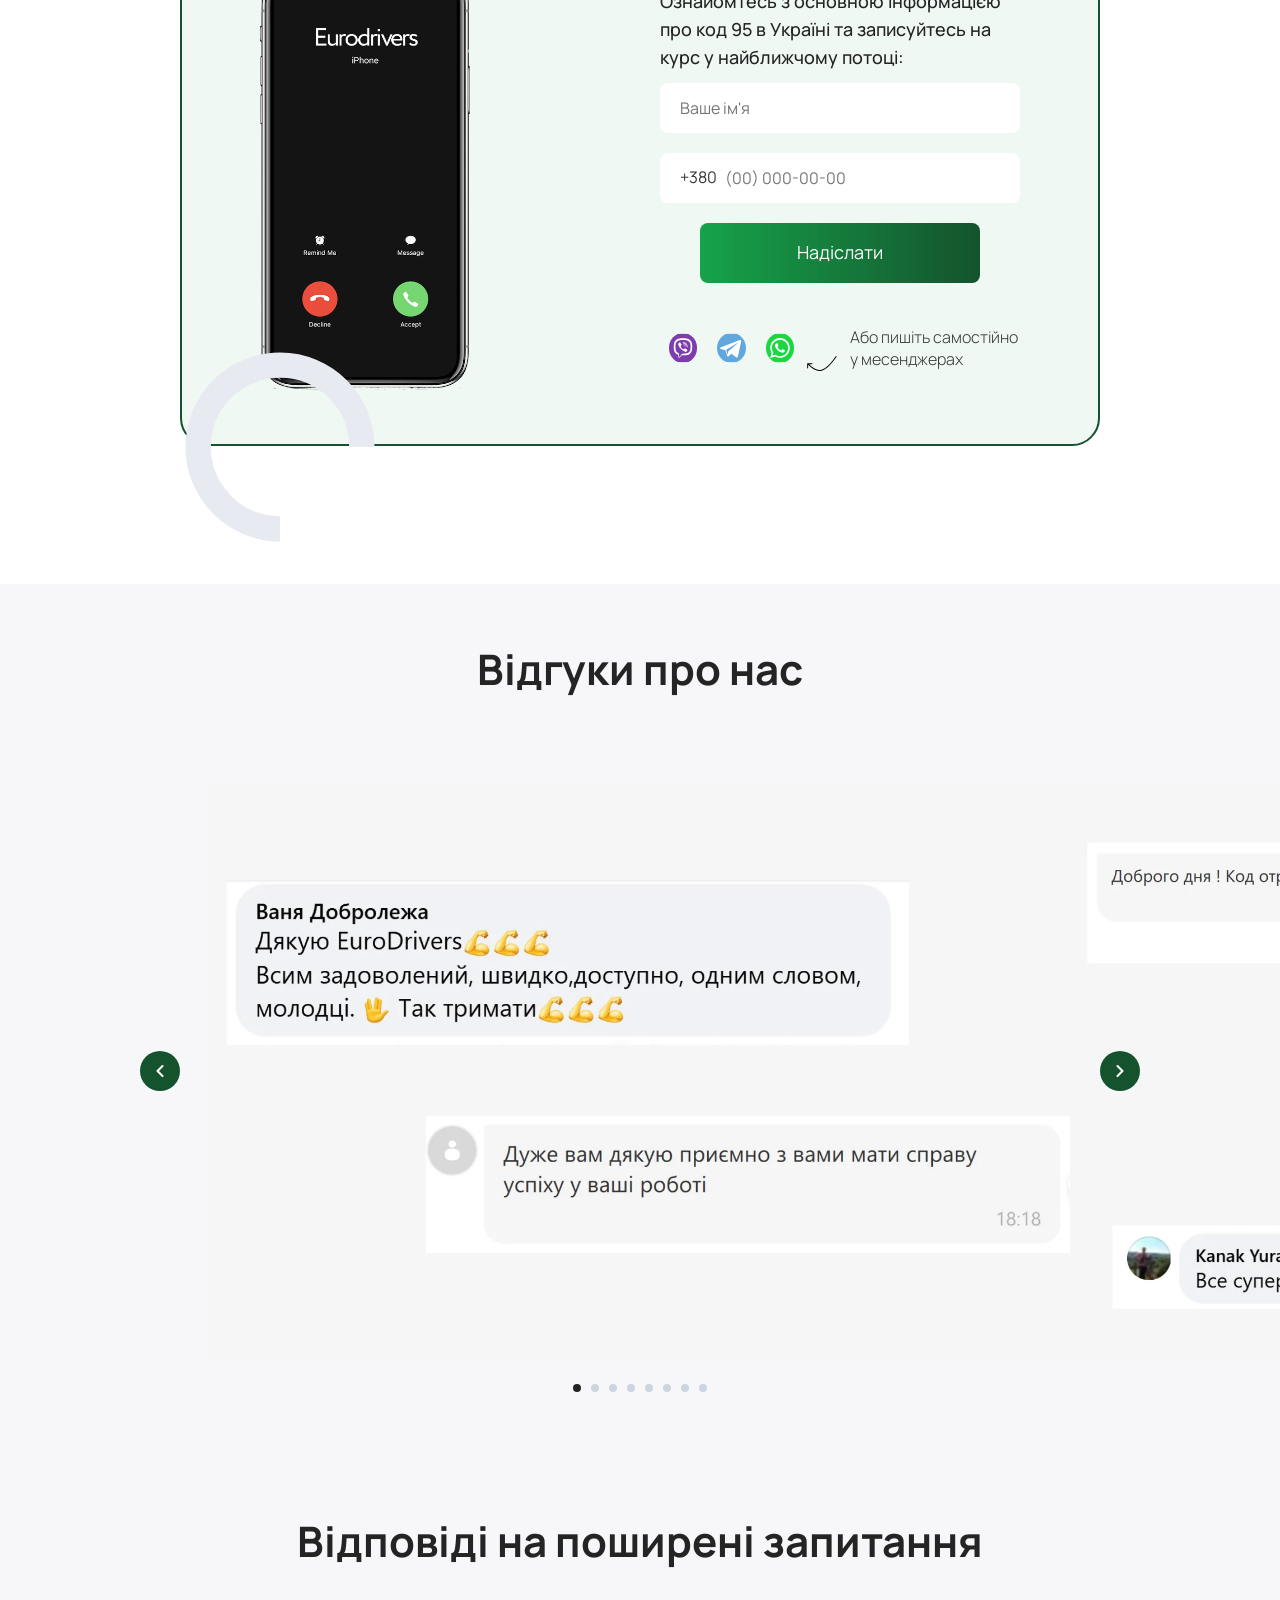
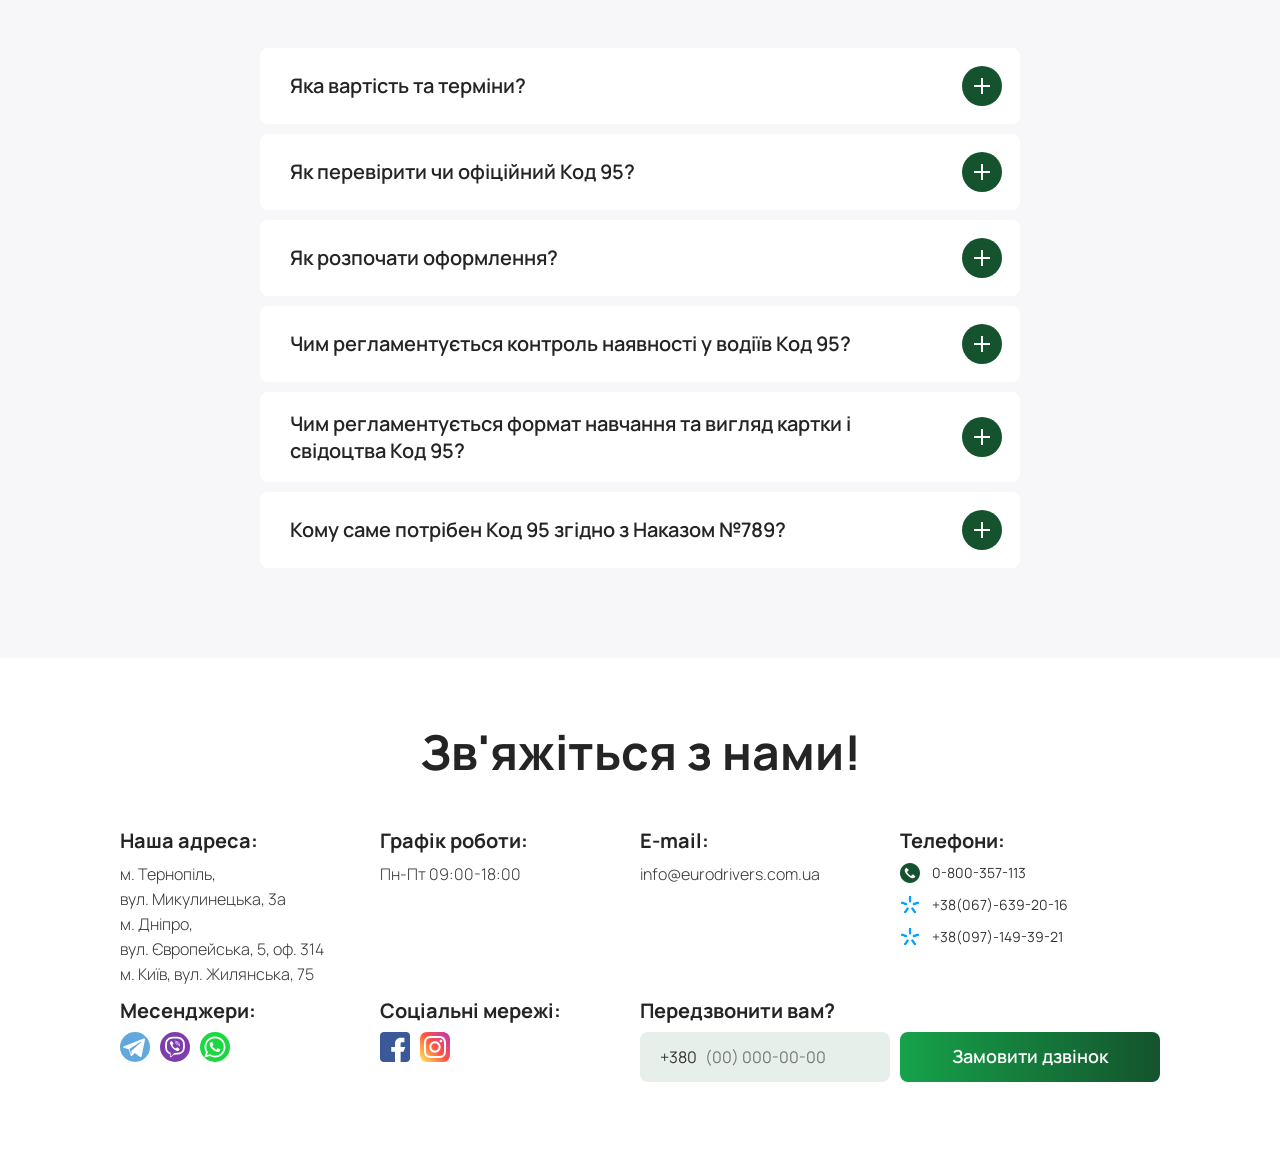
<file: kod95ukr.html>
<!doctype html>
<html lang="uk">
<head>
  <meta charset="utf-8">
  <meta name="viewport" content="width=device-width, initial-scale=1">
  <title>Код 95 (СПК) в Україні: Офіційне навчання та сертифікат</title>
  <meta name="description" content="Офіційний Код 95 (СПК) для водіїв-міжнародників згідно з Наказом №789. Навчання, видача свідоцтва з QR-кодом та внесення до державного реєстру.">
  <meta name="keywords" content="код 95, код 95 україна, сертифікат професійної компетентності водія, спк водія, курси код 95, отримання код 95.">
  <!--
    Адрес страницы на боевом домене: поисковики считают его главным (canonical), соцсети и мессенджеры
    берут из og: заголовок, описание и картинку для превью ссылки. Сменится домен (этап 2) — поправить на всех страницах
  -->
  <link rel="canonical" href="https://eurodrivers.com.ua/kod95ukr">
  <meta property="og:type" content="website">
  <meta property="og:url" content="https://eurodrivers.com.ua/kod95ukr">
  <meta property="og:title" content="Код 95 в Україні">
  <meta property="og:description" content="Офіційний транспортний центр | Код 95">
  <meta property="og:image" content="https://eurodrivers.com.ua/img/common/og-image.jpg">
  <!-- Иконки: во вкладке — колесо (логотип из тонких светлых линий в 16px не виден), на экране «Домой» у iPhone — логотип 180×180 на белом -->
  <link rel="icon" href="img/common/favicon-32x32.png" type="image/png">
  <link rel="apple-touch-icon" href="img/common/apple-touch-icon.png">
  <!-- Фото первого экрана — фон в CSS, браузер нашёл бы его поздно; здесь оно видно на всех ширинах -->
  <link rel="preload" as="image" href="img/common/hero.webp" type="image/webp" fetchpriority="high">

  <link rel="preconnect" href="https://fonts.googleapis.com">
  <link rel="preconnect" href="https://fonts.gstatic.com" crossorigin>
  <link rel="stylesheet" href="https://fonts.googleapis.com/css2?family=DM+Sans:wght@400;500;600;700&family=Manrope:wght@300;400;500;600;700&display=swap">
  <link rel="stylesheet" href="css/variables.css">
  <link rel="stylesheet" href="css/base.css">
  <link rel="stylesheet" href="css/components.css">
  <link rel="stylesheet" href="css/kod95.css">
  <script src="js/menu.js" defer></script>
  <script src="js/modal.js" defer></script>
  <script src="js/to-top.js" defer></script>
  <script src="js/slider.js" defer></script>
  <script src="js/gallery.js" defer></script>
  <script src="js/forms.js" defer></script>
</head>
<body>
  <!-- Шапка: одинаковая на всех страницах (index.html, kod95ukr.html, chipcard.html, contacts.html; на contacts.html — с классом header--solid). Правишь в одной — повтори во всех -->
  <header class="header">
    <div class="header__inner container">
      <a class="header__logo" href="index.html">
        <img class="header__logo-img" src="img/common/logo.png" width="156" height="150" alt="EuroDrivers — школа далекобійників нового покоління">
        <!-- Подпись повторяет alt логотипа: прячем её от программ экранного чтения, чтобы текст не звучал дважды -->
        <span class="header__tagline" aria-hidden="true">EuroDrivers — школа далекобійників нового покоління</span>
      </a>

      <button class="header__burger" type="button" aria-label="Відкрити меню" aria-expanded="false" aria-controls="header-panel">
        <span class="header__burger-lines"></span>
      </button>

      <div class="header__panel" id="header-panel">
        <button class="header__close" type="button" aria-label="Закрити меню"></button>
        <img class="header__panel-logo" src="img/common/logo.png" width="156" height="150" alt="">

        <nav class="nav" aria-label="Головне меню">
          <ul class="nav__list">
            <li><a class="nav__link" href="index.html">Головна</a></li>
            <li><a class="nav__link" href="kod95ukr.html" aria-current="page">Код 95</a></li>
            <li><a class="nav__link" href="chipcard.html">Чіп-карта</a></li>
            <li><a class="nav__link" href="contacts.html">Контакти</a></li>
          </ul>
        </nav>

        <div class="header__contacts">
          <ul class="social">
            <li><a class="social__link" href="https://t.me/eurodrivers" target="_blank" rel="noopener" aria-label="Telegram"><img src="img/icons/telegram.svg" width="20" height="20" alt=""></a></li>
            <li><a class="social__link" href="viber://add?number=380676392016" aria-label="Viber"><img src="img/icons/viber.svg" width="20" height="20" alt=""></a></li>
            <li><a class="social__link" href="https://wa.me/380932993890" target="_blank" rel="noopener" aria-label="WhatsApp"><img src="img/icons/whatsapp.svg" width="20" height="20" alt=""></a></li>
            <li><a class="social__link" href="tel:+380676392016" aria-label="Подзвонити"><img src="img/icons/phone.svg" width="20" height="20" alt=""></a></li>
          </ul>
          <p class="header__phones">
            <a href="tel:0800357113">0-800-357-113</a>
            <a href="tel:+380971493921">+38(097)-149-39-21</a>
            <a href="tel:+380676392016">+38(067)-639-20-16</a>
          </p>
          <button class="btn header__callback" type="button" data-modal-open="callback">Зворотній дзвінок</button>
        </div>
      </div>
    </div>
    <div class="header__backdrop"></div>
  </header>

  <main>
    <!-- Первый экран: фото команды под тёмной подложкой на всех ширинах, всё по центру. Общий блок внутренних страниц (css/components.css) -->
    <section class="page-hero">
      <div class="page-hero__inner container">
        <h1 class="page-hero__title">Код 95 <span class="page-hero__subtitle">Свідоцтво про підтвердження професійної компетентності</span></h1>
        <p class="page-hero__text">Оформлення відповідно до Наказу Мінінфраструктури №789 з внесенням до держреєстру.</p>
        <ul class="page-hero__features">
          <li><span><strong>Дистанційно</strong> та оффлайн</span></li>
          <li><span>Термін: до <strong>7</strong> робочих днів</span></li>
          <li><span>Працюємо по усій території <strong>України</strong></span></li>
          <li><span>Будь-які <strong>форми оплати</strong> (в т.ч. <mark>при отриманні</mark>)</span></li>
        </ul>
        <button class="btn page-hero__button" type="button" data-modal-open="consultation">Отримати консультацію</button>
      </div>
      <span class="page-hero__scroll" aria-hidden="true"></span>
    </section>

    <!--
      «Документи»: общий бенто-блок (css/components.css), как «Інструкція» на «Чип-карте».
      До 980px всё столбиком; на компьютере список слева, справа две карточки по паре образцов, плашка во всю ширину
    -->
    <section class="bento">
      <div class="container">
        <p class="section-label">Документи</p>
        <h2 class="section-title">Список документів</h2>
        <div class="bento__grid">
          <div class="bento__card bento__list-card">
            <p class="bento__eyebrow">Що потрібно</p>
            <h3 class="bento__card-title">Перелік документів для оформлення Коду 95</h3>
            <ol class="bento__steps">
              <li><span>Копія паспорта громадянина України (1, 2 сторінки + прописка).</span></li>
              <li><span>Копія закордонного паспорту (1 стор.).</span></li>
              <li><span>Копія посвідчення водія (з двох сторін).</span></li>
              <li><span>Кольорова фотографія 3.5×4.5 (в електронному вигляді розмір не важливий).</span></li>
              <li><span>Ідентифікаційний код.</span></li>
            </ol>
          </div>
          <div class="bento__side">
            <div class="bento__card bento__pair">
              <figure><img src="img/kod95/doc-card-front.webp" width="438" height="278" alt="Кваліфікаційна картка водія — лицьова" loading="lazy"><figcaption>Картка водія — лицьова</figcaption></figure>
              <figure><img src="img/kod95/doc-card-back.webp" width="438" height="278" alt="Кваліфікаційна картка водія — зворотна" loading="lazy"><figcaption>Картка водія — зворотна</figcaption></figure>
            </div>
            <div class="bento__card bento__pair bento__pair--tall">
              <figure><img src="img/kod95/doc-certificate-en.webp" width="476" height="686" alt="Свідоцтво — English" loading="lazy"><figcaption>Свідоцтво (EN)</figcaption></figure>
              <figure><img src="img/kod95/doc-certificate-ua.webp" width="468" height="668" alt="Свідоцтво — Українська" loading="lazy"><figcaption>Свідоцтво (UA)</figcaption></figure>
            </div>
          </div>
        </div>
        <div class="bento__cta">
          <div class="bento__cta-text">
            <p class="bento__cta-title">Бажаєте отримати Код 95 в Україні?</p>
            <p class="bento__badge"><span>Акредитовано згідно<br>наказу МІУ №789</span></p>
          </div>
          <div class="bento__cta-buttons">
            <button class="bento__button bento__button--primary" type="button" data-modal-open="consultation">
              Отримати консультацію
              <svg viewBox="0 0 24 24" aria-hidden="true"><path d="M5 12h14M12 5l7 7-7 7" fill="none" stroke="currentColor" stroke-width="2.5" stroke-linecap="round" stroke-linejoin="round"/></svg>
            </button>
            <!-- В оригинале ведёт на страницу заявки /form-code95, её в этапе 1 нет — открываем окно консультации -->
            <button class="bento__button bento__button--outline" type="button" data-modal-open="consultation">Заповнити заявку 24/7</button>
          </div>
        </div>
      </div>
    </section>

    <!--
      «Як це працює»: три шага на линии. До 980px линия слева, кружки с номерами на ней, карточки справа;
      на компьютере линия посередине, карточки по очереди слева и справа, со стрелкой к линии
    -->
    <section class="steps">
      <div class="container">
        <p class="section-label">Як це працює</p>
        <h2 class="section-title">Процес подачі документів для запису в групу</h2>
        <p class="steps__lead">Три простих кроки, щоб розпочати. Ми супроводжуємо вас на кожному етапі.</p>
        <ol class="steps__list">
          <li class="step">
            <div class="step__card">
              <span class="step__icon"><svg viewBox="0 0 24 24" aria-hidden="true" fill="none" stroke="currentColor" stroke-width="2" stroke-linecap="round" stroke-linejoin="round"><path d="M22 16.92v3a2 2 0 0 1-2.18 2 19.79 19.79 0 0 1-8.63-3.07 19.5 19.5 0 0 1-6-6A19.79 19.79 0 0 1 2.12 4.18 2 2 0 0 1 4.11 2h3a2 2 0 0 1 2 1.72c.127.96.362 1.903.7 2.81a2 2 0 0 1-.45 2.11L8.09 9.91a16 16 0 0 0 6 6l1.27-1.27a2 2 0 0 1 2.11-.45c.907.338 1.85.573 2.81.7A2 2 0 0 1 22 16.92z"/></svg></span>
              <h3 class="step__title">Зв'яжіться з нами</h3>
              <p class="step__text">Отримайте консультацію з приводу умов отримання.</p>
            </div>
          </li>
          <li class="step">
            <div class="step__card">
              <span class="step__icon"><svg viewBox="0 0 24 24" aria-hidden="true" fill="none" stroke="currentColor" stroke-width="2" stroke-linecap="round" stroke-linejoin="round"><rect x="3" y="3" width="18" height="18" rx="2"/><circle cx="8.5" cy="8.5" r="1.5"/><path d="M21 15l-5-5L5 21"/></svg></span>
              <h3 class="step__title">Надішліть фото або сканкопії документів онлайн або особисто в одному з представництв</h3>
              <p class="step__text">Згідно переліку надішліть фото на електронну пошту: <a href="mailto:cpc@eurodrivers.com.ua">cpc@eurodrivers.com.ua</a> або в один з месенджерів вказаний на сайті.</p>
              <ul class="step__messengers">
                <li><a class="step__messenger step__messenger--viber" href="viber://add?number=380676392016"><svg viewBox="0 0 24 24" aria-hidden="true" fill="currentColor"><path d="M11.4 0C9.473.028 5.333.344 3.02 2.467 1.302 4.187.567 6.854.468 10.134c-.1 3.281-.228 9.427 5.72 11.096h.005l-.004 2.535s-.039.998.638 1.204c.794.249 1.2-.487 1.93-1.27.4-.43.951-1.065 1.37-1.548 3.762.32 6.655-.41 6.987-.52.766-.255 5.091-.81 5.796-6.597.727-5.96-.345-9.717-2.26-11.432C19.08 1.903 14.885.08 11.4 0zM11.512 1.6c3.078.063 6.763 1.572 8.076 2.79 1.603 1.46 2.53 4.838 1.893 10.037-.57 4.685-3.905 5.227-4.55 5.442-.275.091-2.776.715-5.985.46 0 0-2.373 2.873-3.113 3.618-.117.118-.27.166-.367.143-.136-.032-.174-.19-.172-.418l.026-3.937c-4.87-1.37-4.584-6.502-4.506-9.238.079-2.736.672-5.044 2.11-6.468 2.005-1.788 5.535-2.421 6.588-2.429zM11.4 4.629a.365.365 0 0 0 0 .73c1.354 0 2.591.456 3.543 1.31.944.846 1.553 2.063 1.648 3.457a.365.365 0 0 0 .727-.052c-.109-1.617-.82-3.027-1.927-4.02-1.1-.986-2.552-1.525-4.11-1.425h.119zm.086 1.79a.365.365 0 0 0 .013.73c.872-.028 1.685.28 2.288.833.602.554.978 1.341 1.004 2.213a.365.365 0 0 0 .73-.023c-.032-1.08-.498-2.05-1.24-2.733-.741-.682-1.748-1.053-2.795-1.02zm.058 1.81a.365.365 0 0 0 .015.73c.45-.014.867.15 1.175.434.307.283.495.68.51 1.12a.365.365 0 1 0 .727-.05 2.14 2.14 0 0 0-.768-1.684 2.13 2.13 0 0 0-1.66-.55zm-1.678.58c.252-.029.496.106.664.403l.714 1.2c.182.297.165.654-.052.867l-.47.396c-.22.187-.243.482-.07.75.466.72 1.076 1.368 1.79 1.84.53.357 1.17.618 1.804.773.322.079.614-.04.756-.279l.336-.526c.192-.301.527-.415.835-.263l1.26.625c.305.156.43.5.32.81-.202.549-.613 1.078-1.16 1.308-.832.35-1.922.284-3.098-.272-1.57-.742-2.94-2.01-3.854-3.277-.524-.727-.928-1.505-1.063-2.26-.135-.756.021-1.46.538-1.987a1.04 1.04 0 0 1 .75-.308z"/></svg>Viber</a></li>
                <li><a class="step__messenger step__messenger--whatsapp" href="https://wa.me/380932993890" target="_blank" rel="noopener"><svg viewBox="0 0 24 24" aria-hidden="true" fill="currentColor"><path d="M17.472 14.382c-.297-.149-1.758-.867-2.03-.967-.273-.099-.471-.148-.67.15-.197.297-.767.966-.94 1.164-.173.199-.347.223-.644.075-.297-.15-1.255-.463-2.39-1.475-.883-.788-1.48-1.761-1.653-2.059-.173-.297-.018-.458.13-.606.134-.133.298-.347.446-.52.149-.174.198-.298.298-.497.099-.198.05-.372-.025-.52-.075-.149-.669-1.612-.916-2.207-.242-.579-.487-.5-.669-.51a12.8 12.8 0 0 0-.57-.01c-.198 0-.52.074-.792.372-.272.297-1.04 1.016-1.04 2.479 0 1.462 1.065 2.875 1.213 3.074.149.198 2.096 3.2 5.077 4.487.709.306 1.262.489 1.694.626.712.226 1.36.194 1.872.118.571-.085 1.758-.719 2.006-1.413.248-.694.248-1.289.173-1.413-.074-.124-.272-.198-.57-.347zM12.05 21.785h-.01a9.87 9.87 0 0 1-5.031-1.378l-.361-.214-3.741.981.998-3.648-.235-.374A9.86 9.86 0 0 1 2.16 12.04C2.16 6.58 6.58 2.16 12.04 2.16c2.652 0 5.145 1.034 7.021 2.91a9.873 9.873 0 0 1 2.9 7.03c-.004 5.46-4.424 9.885-9.88 9.885h-.03zM20.52 3.449C18.247 1.226 15.237 0 12.05 0 5.463 0 .103 5.36.1 11.95a11.93 11.93 0 0 0 1.598 5.945L0 24l6.304-1.654a11.95 11.95 0 0 0 5.734 1.46h.005c6.585 0 11.946-5.36 11.95-11.95a11.87 11.87 0 0 0-3.473-8.407z"/></svg>WhatsApp</a></li>
                <li><a class="step__messenger step__messenger--telegram" href="https://t.me/eurodrivers" target="_blank" rel="noopener"><svg viewBox="0 0 24 24" aria-hidden="true" fill="currentColor"><path d="M11.944 0A12 12 0 1 0 24 12.056A12.013 12.013 0 0 0 11.944 0zM16.906 7.224c.1-.002.321.039.465.14a.506.506 0 0 1 .171.325c.016.093.036.306.02.472-.18 1.898-.962 6.502-1.36 8.627-.168.9-.499 1.201-.82 1.23-.696.064-1.225-.46-1.9-.902-1.056-.693-1.653-1.124-2.678-1.8-1.185-.78-.417-1.21.258-1.91.177-.184 3.247-2.977 3.307-3.23.007-.032.014-.15-.056-.212s-.174-.041-.249-.024c-.106.024-1.793 1.14-5.061 3.346-.48.33-.913.49-1.302.48-.428-.008-1.252-.241-1.865-.44-.752-.244-1.349-.374-1.297-.789.027-.216.325-.437.893-.663 3.498-1.524 5.83-2.529 6.998-3.015 3.332-1.386 4.025-1.627 4.476-1.635z"/></svg>Telegram</a></li>
              </ul>
            </div>
          </li>
          <li class="step">
            <div class="step__card">
              <span class="step__icon"><svg viewBox="0 0 24 24" aria-hidden="true" fill="none" stroke="currentColor" stroke-width="2" stroke-linecap="round" stroke-linejoin="round"><path d="M22 11.08V12a10 10 0 1 1-5.93-9.14"/><path d="M22 4L12 14.01l-3-3"/></svg></span>
              <h3 class="step__title">Протягом 3-х робочих годин отримайте підтвердження про зарахування в групу</h3>
              <p class="step__text">У відповідь отримайте підтвердження про зарахування в групу.</p>
              <p class="step__badge"><svg viewBox="0 0 24 24" aria-hidden="true" fill="none" stroke="currentColor" stroke-width="2" stroke-linecap="round" stroke-linejoin="round"><circle cx="12" cy="12" r="10"/><path d="M12 6v6l4 2"/></svg>До 3 робочих годин</p>
            </div>
          </li>
        </ol>
        <!-- В оригинале ведёт на страницу заявки /form-code95, её в этапе 1 нет — открываем окно консультации -->
        <button class="steps__cta" type="button" data-modal-open="consultation">
          Оформити заявку онлайн 24/7
          <svg viewBox="0 0 24 24" aria-hidden="true"><path d="M5 12h14M12 5l7 7-7 7" fill="none" stroke="currentColor" stroke-width="2.5" stroke-linecap="round" stroke-linejoin="round"/></svg>
        </button>
      </div>
    </section>

    <!-- «Чому обирають нас»: шесть причин списком с линиями и две карточки — реестр и рейтинг; до 980px всё столбиком -->
    <section class="why">
      <div class="container">
        <p class="section-label">Чому обирають нас</p>
        <h2 class="section-title">Нам довіряють — документи професійних водіїв офіційно та безпечно</h2>
        <div class="why__grid">
          <ul class="why__list">
            <li>Працюємо з 2019 року по всій Україні</li>
            <li>Найбільша кількість виданих документів в Україні</li>
            <li>Внесення в офіційний реєстр</li>
            <li>Оплата після отримання</li>
            <li>Юридичний супровід і консультація</li>
            <li>Підтримка після отримання</li>
          </ul>
          <div class="why__cards">
            <div class="why-card why-card--registry">
              <span class="why-card__badge" aria-hidden="true"></span>
              <div>
                <h3 class="why-card__title">Електронний реєстр професійних водіїв</h3>
                <p class="why-card__text">Усі документи вносяться в офіційний електронний реєстр</p>
              </div>
            </div>
            <div class="why-card">
              <div class="why-card__top">
                <h3 class="why-card__title">Найвищий рейтинг</h3>
                <span class="stars" role="img" aria-label="5 з 5 зірок"></span>
              </div>
              <ul class="why-card__ratings">
                <li><span class="why-card__score">5/5</span><span class="why-card__brand">Google <span class="stars stars--small" role="img" aria-label="5 з 5 зірок"></span></span></li>
                <li><span class="why-card__score">5/5</span><span class="why-card__brand">Facebook <span class="stars stars--small" role="img" aria-label="5 з 5 зірок"></span></span></li>
              </ul>
              <p class="why-card__text">Ми рекомендуємо перевіряти навчальні центри на предмет наявності акредитації для відповідних курсів, з нами ви можете зробити це безкоштовно</p>
              <!-- В оригинале ведёт на страницу проверки /center-review, её в этапе 1 нет — открываем окно консультации -->
              <button class="btn why-card__button" type="button" data-modal-open="consultation">
                Перевірити навчальний центр
                <svg viewBox="0 0 24 24" aria-hidden="true"><path d="M5 12h14M12 5l7 7-7 7" fill="none" stroke="currentColor" stroke-width="2.5" stroke-linecap="round" stroke-linejoin="round"/></svg>
              </button>
            </div>
          </div>
        </div>
      </div>
    </section>

    <!-- «В цифрах» — как на главной, но на сером фоне (css/kod95.css) -->
    <section class="stats">
      <div class="container">
        <h2 class="stats__title"><span class="stats__brand">EuroDrivers</span> в&nbsp;цифрах</h2>
        <ul class="stats__list">
          <li><span class="stats__number">7 років</span> <span class="stats__caption">успішної роботи</span></li>
          <li><span class="stats__number">6500+</span> <span class="stats__caption">задоволених клієнтів</span></li>
          <li><span class="stats__number">80%</span> <span class="stats__caption">за рекомендацією</span></li>
        </ul>
      </div>
    </section>

    <!-- Фотогалерея — как на главной, на сером фоне (css/kod95.css). Для компьютера (с 980px), как в оригинале; до 980px вместо неё мобильная, ниже. Листание и миниатюры — js/slider.js (без листания по кругу), клик по фото — увеличение (js/gallery.js) -->
    <section class="gallery" data-gallery data-slider data-slider-loop="false" aria-label="Фотогалерея">
      <div class="gallery__inner">
        <ul class="gallery__track slider__track" data-slider-track aria-label="Фото EuroDrivers">
          <li class="gallery__slide"><button class="gallery__zoom" type="button" aria-label="Збільшити фото 1 з 10"><picture><source media="(min-width: 980px)" srcset="img/common/gallery-1.webp"><img src="[data-uri]" width="1067" height="771" alt="Фото EuroDrivers, 1 з 10" loading="lazy"></picture></button></li>
          <li class="gallery__slide"><button class="gallery__zoom" type="button" aria-label="Збільшити фото 2 з 10"><picture><source media="(min-width: 980px)" srcset="img/common/gallery-2.webp"><img src="[data-uri]" width="1067" height="771" alt="Фото EuroDrivers, 2 з 10" loading="lazy"></picture></button></li>
          <li class="gallery__slide"><button class="gallery__zoom" type="button" aria-label="Збільшити фото 3 з 10"><picture><source media="(min-width: 980px)" srcset="img/common/gallery-3.webp"><img src="[data-uri]" width="1067" height="771" alt="Фото EuroDrivers, 3 з 10" loading="lazy"></picture></button></li>
          <li class="gallery__slide"><button class="gallery__zoom" type="button" aria-label="Збільшити фото 4 з 10"><picture><source media="(min-width: 980px)" srcset="img/common/gallery-4.webp"><img src="[data-uri]" width="1067" height="771" alt="Фото EuroDrivers, 4 з 10" loading="lazy"></picture></button></li>
          <li class="gallery__slide"><button class="gallery__zoom" type="button" aria-label="Збільшити фото 5 з 10"><picture><source media="(min-width: 980px)" srcset="img/common/gallery-5.webp"><img src="[data-uri]" width="1067" height="771" alt="Фото EuroDrivers, 5 з 10" loading="lazy"></picture></button></li>
          <li class="gallery__slide"><button class="gallery__zoom" type="button" aria-label="Збільшити фото 6 з 10"><picture><source media="(min-width: 980px)" srcset="img/common/gallery-6.webp"><img src="[data-uri]" width="1067" height="771" alt="Фото EuroDrivers, 6 з 10" loading="lazy"></picture></button></li>
          <li class="gallery__slide"><button class="gallery__zoom" type="button" aria-label="Збільшити фото 7 з 10"><picture><source media="(min-width: 980px)" srcset="img/common/gallery-7.webp"><img src="[data-uri]" width="1067" height="771" alt="Фото EuroDrivers, 7 з 10" loading="lazy"></picture></button></li>
          <li class="gallery__slide"><button class="gallery__zoom" type="button" aria-label="Збільшити фото 8 з 10"><picture><source media="(min-width: 980px)" srcset="img/common/gallery-8.webp"><img src="[data-uri]" width="1067" height="771" alt="Фото EuroDrivers, 8 з 10" loading="lazy"></picture></button></li>
          <li class="gallery__slide"><button class="gallery__zoom" type="button" aria-label="Збільшити фото 9 з 10"><picture><source media="(min-width: 980px)" srcset="img/common/gallery-9.webp"><img src="[data-uri]" width="1067" height="771" alt="Фото EuroDrivers, 9 з 10" loading="lazy"></picture></button></li>
          <li class="gallery__slide"><button class="gallery__zoom" type="button" aria-label="Збільшити фото 10 з 10"><picture><source media="(min-width: 980px)" srcset="img/common/gallery-10.webp"><img src="[data-uri]" width="1067" height="771" alt="Фото EuroDrivers, 10 з 10" loading="lazy"></picture></button></li>
        </ul>
        <div class="gallery__thumbs">
          <button class="slider__arrow gallery__arrow gallery__arrow--prev" type="button" aria-label="Попереднє фото" data-slider-prev>
            <svg viewBox="0 0 24 24" aria-hidden="true"><path d="M15 18l-6-6 6-6" fill="none" stroke="currentColor" stroke-width="2.5" stroke-linecap="round" stroke-linejoin="round"/></svg>
          </button>
          <ul class="gallery__thumbs-list" data-slider-dots>
            <li><button class="gallery__thumb" type="button" aria-label="Показати фото 1"><picture><source media="(min-width: 980px)" srcset="img/common/gallery-1.webp"><img src="[data-uri]" width="1067" height="771" alt="" loading="lazy"></picture></button></li>
            <li><button class="gallery__thumb" type="button" aria-label="Показати фото 2"><picture><source media="(min-width: 980px)" srcset="img/common/gallery-2.webp"><img src="[data-uri]" width="1067" height="771" alt="" loading="lazy"></picture></button></li>
            <li><button class="gallery__thumb" type="button" aria-label="Показати фото 3"><picture><source media="(min-width: 980px)" srcset="img/common/gallery-3.webp"><img src="[data-uri]" width="1067" height="771" alt="" loading="lazy"></picture></button></li>
            <li><button class="gallery__thumb" type="button" aria-label="Показати фото 4"><picture><source media="(min-width: 980px)" srcset="img/common/gallery-4.webp"><img src="[data-uri]" width="1067" height="771" alt="" loading="lazy"></picture></button></li>
            <li><button class="gallery__thumb" type="button" aria-label="Показати фото 5"><picture><source media="(min-width: 980px)" srcset="img/common/gallery-5.webp"><img src="[data-uri]" width="1067" height="771" alt="" loading="lazy"></picture></button></li>
            <li><button class="gallery__thumb" type="button" aria-label="Показати фото 6"><picture><source media="(min-width: 980px)" srcset="img/common/gallery-6.webp"><img src="[data-uri]" width="1067" height="771" alt="" loading="lazy"></picture></button></li>
            <li><button class="gallery__thumb" type="button" aria-label="Показати фото 7"><picture><source media="(min-width: 980px)" srcset="img/common/gallery-7.webp"><img src="[data-uri]" width="1067" height="771" alt="" loading="lazy"></picture></button></li>
            <li><button class="gallery__thumb" type="button" aria-label="Показати фото 8"><picture><source media="(min-width: 980px)" srcset="img/common/gallery-8.webp"><img src="[data-uri]" width="1067" height="771" alt="" loading="lazy"></picture></button></li>
            <li><button class="gallery__thumb" type="button" aria-label="Показати фото 9"><picture><source media="(min-width: 980px)" srcset="img/common/gallery-9.webp"><img src="[data-uri]" width="1067" height="771" alt="" loading="lazy"></picture></button></li>
            <li><button class="gallery__thumb" type="button" aria-label="Показати фото 10"><picture><source media="(min-width: 980px)" srcset="img/common/gallery-10.webp"><img src="[data-uri]" width="1067" height="771" alt="" loading="lazy"></picture></button></li>
          </ul>
          <button class="slider__arrow gallery__arrow gallery__arrow--next" type="button" aria-label="Наступне фото" data-slider-next>
            <svg viewBox="0 0 24 24" aria-hidden="true"><path d="M9 18l6-6-6-6" fill="none" stroke="currentColor" stroke-width="2.5" stroke-linecap="round" stroke-linejoin="round"/></svg>
          </button>
        </div>
      </div>
    </section>

    <!-- Мобильная фотогалерея — как на главной, на сером фоне и со своими отступами (css/kod95.css): до 980px вместо галереи выше, как в оригинале — фото со стрелками и точками, без миниатюр и увеличения. Листание по кругу — js/slider.js.
         Настоящие фото только до 980px (<picture>, условие — точная противоположность @media (min-width: 980px)), на компьютере скрытая секция их не скачивает -->
    <section class="gallery-mobile" data-slider aria-label="Фотогалерея">
      <div class="gallery-mobile__slider">
        <ul class="gallery-mobile__track slider__track" data-slider-track aria-label="Фото EuroDrivers">
          <li class="gallery-mobile__slide"><picture><source media="not all and (min-width: 980px)" srcset="img/common/gallery-1.webp"><img src="[data-uri]" width="1067" height="771" alt="Фото EuroDrivers, 1 з 10" loading="lazy"></picture></li>
          <li class="gallery-mobile__slide"><picture><source media="not all and (min-width: 980px)" srcset="img/common/gallery-2.webp"><img src="[data-uri]" width="1067" height="771" alt="Фото EuroDrivers, 2 з 10" loading="lazy"></picture></li>
          <li class="gallery-mobile__slide"><picture><source media="not all and (min-width: 980px)" srcset="img/common/gallery-3.webp"><img src="[data-uri]" width="1067" height="771" alt="Фото EuroDrivers, 3 з 10" loading="lazy"></picture></li>
          <li class="gallery-mobile__slide"><picture><source media="not all and (min-width: 980px)" srcset="img/common/gallery-4.webp"><img src="[data-uri]" width="1067" height="771" alt="Фото EuroDrivers, 4 з 10" loading="lazy"></picture></li>
          <li class="gallery-mobile__slide"><picture><source media="not all and (min-width: 980px)" srcset="img/common/gallery-5.webp"><img src="[data-uri]" width="1067" height="771" alt="Фото EuroDrivers, 5 з 10" loading="lazy"></picture></li>
          <li class="gallery-mobile__slide"><picture><source media="not all and (min-width: 980px)" srcset="img/common/gallery-6.webp"><img src="[data-uri]" width="1067" height="771" alt="Фото EuroDrivers, 6 з 10" loading="lazy"></picture></li>
          <li class="gallery-mobile__slide"><picture><source media="not all and (min-width: 980px)" srcset="img/common/gallery-7.webp"><img src="[data-uri]" width="1067" height="771" alt="Фото EuroDrivers, 7 з 10" loading="lazy"></picture></li>
          <li class="gallery-mobile__slide"><picture><source media="not all and (min-width: 980px)" srcset="img/common/gallery-8.webp"><img src="[data-uri]" width="1067" height="771" alt="Фото EuroDrivers, 8 з 10" loading="lazy"></picture></li>
          <li class="gallery-mobile__slide"><picture><source media="not all and (min-width: 980px)" srcset="img/common/gallery-9.webp"><img src="[data-uri]" width="1067" height="771" alt="Фото EuroDrivers, 9 з 10" loading="lazy"></picture></li>
          <li class="gallery-mobile__slide"><picture><source media="not all and (min-width: 980px)" srcset="img/common/gallery-10.webp"><img src="[data-uri]" width="1067" height="771" alt="Фото EuroDrivers, 10 з 10" loading="lazy"></picture></li>
        </ul>
        <button class="slider__arrow gallery-mobile__arrow gallery-mobile__arrow--prev" type="button" aria-label="Попереднє фото" data-slider-prev>
          <svg viewBox="0 0 24 24" aria-hidden="true"><path d="M15 18l-6-6 6-6" fill="none" stroke="currentColor" stroke-width="2.5" stroke-linecap="round" stroke-linejoin="round"/></svg>
        </button>
        <button class="slider__arrow gallery-mobile__arrow gallery-mobile__arrow--next" type="button" aria-label="Наступне фото" data-slider-next>
          <svg viewBox="0 0 24 24" aria-hidden="true"><path d="M9 18l6-6-6-6" fill="none" stroke="currentColor" stroke-width="2.5" stroke-linecap="round" stroke-linejoin="round"/></svg>
        </button>
      </div>
      <div class="slider__dots gallery-mobile__dots" data-slider-dots></div>
    </section>

    <!-- «Тарифи»: три курса; до 980px карточки столбиком, на компьютере в ряд -->
    <section class="tariffs">
      <div class="container">
        <h2 class="tariffs__title">Тарифи</h2>
        <p class="tariffs__descr">Акредитовано згідно наказу МІУ №789</p>
        <!-- В оригинале кнопки ведут на страницу заявки /form-code95, её в этапе 1 нет — открываем окно консультации -->
        <ul class="tariffs__list">
          <li class="tariff">
            <h3 class="tariff__title">Періодичний курс</h3>
            <p class="tariff__term">Термін навчання - <strong>5 днів</strong></p>
            <p class="tariff__price">4900 грн</p>
            <div class="tariff__text">
              <p>Якщо категорія С або D (залежно від виду перевезень) відкрита до 02.03.2021 року</p>
              <p class="tariff__note">Подавайте документи онлайн, отримайте підтвердження до 3-х годин</p>
            </div>
            <button class="btn tariff__btn" type="button" data-modal-open="consultation">Подати документи</button>
          </li>
          <li class="tariff">
            <h3 class="tariff__title">Початково-скорочений курс</h3>
            <p class="tariff__term">Термін навчання - <strong>18 днів</strong></p>
            <p class="tariff__price">8000 грн</p>
            <div class="tariff__text">
              <p>Якщо категорія С або D (залежно від виду перевезень) відкрита після 02.03.2021 року і є більше трьох років досвіду</p>
              <p class="tariff__note">Подавайте документи онлайн, отримайте підтвердження до 3-х годин</p>
            </div>
            <button class="btn tariff__btn" type="button" data-modal-open="consultation">Подати документи</button>
          </li>
          <li class="tariff">
            <h3 class="tariff__title">Початковий курс</h3>
            <p class="tariff__term">Термін навчання - <strong>35 днів</strong></p>
            <p class="tariff__price">9000 грн</p>
            <div class="tariff__text">
              <p>Якщо категорія С або D (залежно від виду перевезень) відкрита менше 3-х років тому</p>
              <p class="tariff__note">Подавайте документи онлайн, отримайте підтвердження до 3-х годин</p>
            </div>
            <button class="btn tariff__btn" type="button" data-modal-open="consultation">Подати документи</button>
          </li>
        </ul>
      </div>
    </section>

    <!-- Блок консультации: на телефоне всё столбиком, картинка телефона внизу; с 640px картинка слева, форма справа -->
    <section class="consult consult--framed">
      <div class="consult__panel">
        <img class="consult__arc consult__arc--yellow" src="img/common/arc-yellow.svg" width="94" height="94" alt="" loading="lazy">
        <img class="consult__arc consult__arc--gray" src="img/common/arc-gray.svg" width="200" height="200" alt="" loading="lazy">

        <h2 class="consult__title">Отримати КОД 95</h2>

        <div class="consult__content">
          <div class="consult__main">
            <p class="consult__text">Ознайомтесь з основною інформацією про код 95 в Україні та записуйтесь на курс у найближчому потоці:</p>

            <form class="consult__form" method="post" novalidate data-form>
              <input type="hidden" name="form" value="consultation-kod95">
              <div class="form-trap" aria-hidden="true">
                <label>Не заповнюйте це поле <input type="text" name="website" tabindex="-1" autocomplete="off"></label>
              </div>
              <div class="form-field">
                <label class="visually-hidden" for="consult-name">Ім'я</label>
                <input class="input" id="consult-name" type="text" name="name" placeholder="Ваше ім'я" autocomplete="name" maxlength="50" aria-describedby="consult-name-error">
                <p class="form-error" id="consult-name-error" hidden></p>
              </div>
              <div class="form-field">
                <label class="visually-hidden" for="consult-phone">Телефон</label>
                <div class="phone-field">
                  <span class="phone-field__prefix">+380</span>
                  <input class="input" id="consult-phone" type="tel" name="phone" placeholder="(00) 000-00-00" autocomplete="tel-national" required inputmode="numeric" aria-describedby="consult-phone-error">
                </div>
                <p class="form-error" id="consult-phone-error" hidden></p>
              </div>
              <button class="btn consult__submit" type="submit">Надіслати</button>
              <p class="form-success" tabindex="-1" hidden>Дякуємо! Чекайте на дзвінок від нашого менеджера протягом робочого дня!</p>
            </form>

            <div class="consult__messengers">
              <p class="consult__hint">Або пишіть самостійно у месенджерах</p>
              <img class="consult__arrow" src="img/common/arrow-curve.svg" width="30" height="15" alt="" loading="lazy">
              <ul class="consult__icons">
                <li><a href="viber://add?number=380676392016" aria-label="Viber"><img src="img/common/viber_4.svg" width="30" height="30" alt="" loading="lazy"></a></li>
                <li><a href="https://t.me/eurodrivers" target="_blank" rel="noopener" aria-label="Telegram"><img src="img/common/telegram_4.svg" width="30" height="30" alt="" loading="lazy"></a></li>
                <!-- В оригинале здесь другой номер WhatsApp, чем в шапке и подвале (380932993890) — уточнить у владельца -->
                <li><a href="https://wa.me/380676392016" target="_blank" rel="noopener" aria-label="WhatsApp"><img src="img/common/whatsapp_4.svg" width="30" height="30" alt="" loading="lazy"></a></li>
              </ul>
            </div>
          </div>

          <img class="consult__phone" src="img/common/phone-call.png" width="400" height="803" alt="Телефон із вхідним дзвінком від EuroDrivers" loading="lazy">
        </div>
      </div>
    </section>

    <!-- «Відгуки»: слайдер скриншотов; на планшете и компьютере текущий отзыв по центру, соседние выглядывают -->
    <section class="reviews reviews--wide" data-slider>
      <h2 class="reviews__title">Відгуки про нас</h2>
      <div class="reviews__slider">
        <ul class="reviews__list slider__track" data-slider-track aria-label="Відгуки клієнтів">
          <li class="reviews__slide"><img src="img/common/review-1.webp" width="1536" height="1024" alt="Скриншот відгуку клієнта, 1 з 8" loading="lazy"></li>
          <li class="reviews__slide"><img src="img/common/review-2.webp" width="1536" height="1024" alt="Скриншот відгуку клієнта, 2 з 8" loading="lazy"></li>
          <li class="reviews__slide"><img src="img/common/review-3.webp" width="1536" height="1024" alt="Скриншот відгуку клієнта, 3 з 8" loading="lazy"></li>
          <li class="reviews__slide"><img src="img/common/review-4.webp" width="1536" height="1024" alt="Скриншот відгуку клієнта, 4 з 8" loading="lazy"></li>
          <li class="reviews__slide"><img src="img/common/review-5.webp" width="1536" height="1024" alt="Скриншот відгуку клієнта, 5 з 8" loading="lazy"></li>
          <li class="reviews__slide"><img src="img/common/review-6.webp" width="1536" height="1024" alt="Скриншот відгуку клієнта, 6 з 8" loading="lazy"></li>
          <li class="reviews__slide"><img src="img/common/review-7.webp" width="1536" height="1024" alt="Скриншот відгуку клієнта, 7 з 8" loading="lazy"></li>
          <li class="reviews__slide"><img src="img/common/review-8.webp" width="1536" height="1024" alt="Скриншот відгуку клієнта, 8 з 8" loading="lazy"></li>
        </ul>
        <button class="slider__arrow reviews__arrow reviews__arrow--prev" type="button" aria-label="Попередній відгук" data-slider-prev>
          <svg viewBox="0 0 24 24" aria-hidden="true"><path d="M15 18l-6-6 6-6" fill="none" stroke="currentColor" stroke-width="2.5" stroke-linecap="round" stroke-linejoin="round"/></svg>
        </button>
        <button class="slider__arrow reviews__arrow reviews__arrow--next" type="button" aria-label="Наступний відгук" data-slider-next>
          <svg viewBox="0 0 24 24" aria-hidden="true"><path d="M9 18l6-6-6-6" fill="none" stroke="currentColor" stroke-width="2.5" stroke-linecap="round" stroke-linejoin="round"/></svg>
        </button>
      </div>
      <div class="slider__dots reviews__dots" data-slider-dots></div>
    </section>

    <!-- FAQ «Код 95» — свои вопросы, вид как на главной (components.css), отступы — в конце css/kod95.css.
         <details> работают без JS, с клавиатуры и в программах экранного чтения -->
    <section class="faq">
      <div class="container">
        <h2 class="faq__title">Відповіді на поширені запитання</h2>
        <div class="faq__list">
          <details class="faq__item">
            <summary class="faq__question">Яка вартість та терміни?</summary>
            <div class="faq__answer">
              <p>Відповідно до вашого стажу та дати відкриття категорії, передбачено три формати підготовки:</p>
              <ul>
                <li><strong>Періодичний курс (5 днів) — 4900 грн.</strong> Призначений для водіїв, які відкрили категорію «C» до 02.03.2021 року або мають чинний сертифікат, термін дії якого закінчується. Це періодичне навчання для підтвердження кваліфікації.</li>
                <li><strong>Початково-скорочений курс (18 днів) — 8000 грн.</strong> Розрахований на водіїв, які мають відкриту категорію «C» не менше ніж 3 роки, але отримують Свідоцтво вперше.</li>
                <li><strong>Початковий курс (35 днів) — 9000 грн.</strong> Обов’язковий для водіїв зі стажем за категорією «C» до 3-х років. Передбачає повний цикл теоретичної та практичної підготовки.</li>
              </ul>
            </div>
          </details>

          <details class="faq__item">
            <summary class="faq__question">Як перевірити чи офіційний Код 95?</summary>
            <div class="faq__answer">
              <ul>
                <li>Кожне Свідоцтво, видане нашим центром, внесено до <strong>Електронного реєстру професійних водіїв</strong>. На документі розміщено індивідуальний QR-код. При його скануванні автоматично відкривається персональна сторінка водія в державному реєстрі, що підтверджує легітимність Коду 95 перед контролюючими органами (Укртрансбезпека, транспортна поліція ЄС).</li>
              </ul>
            </div>
          </details>

          <details class="faq__item">
            <summary class="faq__question">Як розпочати оформлення?</summary>
            <div class="faq__answer">
              <p>Для початку опрацювання ваших даних та реєстрації в групі достатньо надіслати фото або скан-копії документів (Viber/Email). Орієнтовний час перевірки документів у системі — до 3-х годин.<br><strong>Необхідний перелік документів:</strong></p>
              <ul>
                <li>Копія паспорта (або ID-картки з витягом).</li>
                <li>Ідентифікаційний код (РНОКПП).</li>
                <li>Посвідчення водія з відповідною категорією.</li>
                <li>Закордонний паспорт (для коректної транслітерації даних у Свідоцтві).</li>
                <li>Фото</li>
              </ul>
            </div>
          </details>

          <details class="faq__item">
            <summary class="faq__question">Чим регламентується контроль наявності у водіїв Код 95?</summary>
            <div class="faq__answer">
              <ul>
                <!-- В оригинале ссылка ведёт на Наказ №789 (тот же адрес, что в следующем вопросе), а не на текст Хартії — уточнить у владельца -->
                <li><a href="https://zakon.rada.gov.ua/laws/show/z0198-21#Text" target="_blank" rel="noopener">Хартія Якості міжнародних автомобільних вантажних перевезень в системі багатосторонньої квоти ЄКМТ (Текст Хартії Якості прийнято Міністрами Транспорту європейських країн членів Міжнародного транспортного форуму (засідання Міністрів 28 травня 2015 р. Лейпциг, Німеччина))</a></li>
                <li><a href="https://zakon.rada.gov.ua/laws/show/984_001-22#Text" target="_blank" rel="noopener">Угода між Україною та Європейським Союзом про вантажні перевезення автомобільним транспортом (затверджена Указом Президента № 654/2022 від 16.09.2022)</a></li>
              </ul>
            </div>
          </details>

          <details class="faq__item">
            <summary class="faq__question">Чим регламентується формат навчання та вигляд картки і свідоцтва Код 95?</summary>
            <div class="faq__answer">
              <ul>
                <li><a href="https://zakon.rada.gov.ua/laws/show/z0198-21#Text" target="_blank" rel="noopener">Наказ Міністерства інфраструктури України №789 від 18.11.2020 р. "Про затвердження Порядку підтвердження професійної компетентності водіїв транспортних засобів для надання послуг з перевезення пасажирів і вантажів"</a></li>
              </ul>
            </div>
          </details>

          <details class="faq__item">
            <summary class="faq__question">Кому саме потрібен Код 95 згідно з Наказом №789?</summary>
            <div class="faq__answer">
              <p>Сертифікат є обов’язковим для водіїв, які виконують міжнародні перевезення за багаторазовими дозволами ЄКМТ або здійснюють двосторонні та транзитні рейси без дозволів («транспортний безвіз»). Це стосується водіїв транспортних засобів категорій C, CE, D та DE. Наявність цього документа підтверджує, що водій пройшов спеціальну підготовку та володіє необхідними знаннями для безпечної роботи на міжнародних маршрутах.<br><strong>Чим регламентується легітимність українського Коду 95?</strong> Ваш документ базується на трьох фундаментальних актах:</p>
              <ol>
                <li><strong>Наказ МІУ №789:</strong> Визначає порядок підтвердження професійної компетентності та формат Свідоцтва.</li>
                <li><strong>Хартія якості ЄКМТ:</strong> Міжнародний стандарт, який вимагає наявності сертифіката у водіїв, що працюють у системі багатосторонньої квоти.</li>
                <li><strong>Угода між Україною та ЄС про вантажні перевезення (№654/2022):</strong> Гарантує визнання українських документів професійної компетентності під час виконання рейсів до країн Євросоюзу.</li>
              </ol>
            </div>
          </details>
        </div>
      </div>
    </section>
  </main>

  <!-- Подвал: одинаковый на всех страницах (index.html, kod95ukr.html, chipcard.html, contacts.html; на contacts.html этот блок в <main>, с <h1>). Правишь в одной — повтори во всех -->
  <footer class="footer">
    <div class="container">
      <h2 class="footer__title">Зв'яжіться з нами!</h2>

      <!-- Порядок блоков — как на телефоне; на широких экранах их переставляет CSS-сетка -->
      <div class="footer__grid">
        <div class="footer__group footer__group--address">
          <h3 class="footer__label">Наша адреса:</h3>
          <ul class="footer__list">
            <li>м. Тернопіль,<br>вул. Микулинецька, 3а</li>
            <li>м. Дніпро,<br>вул. Європейська, 5, оф. 314</li>
            <li>м. Київ, вул. Жилянська, 75</li>
          </ul>
        </div>

        <div class="footer__group footer__group--messengers">
          <h3 class="footer__label">Месенджери:</h3>
          <ul class="footer__icons footer__icons--round">
            <li><a href="https://t.me/eurodrivers" target="_blank" rel="noopener" aria-label="Telegram"><img src="img/common/telegram_4.svg" width="30" height="30" alt="" loading="lazy"></a></li>
            <li><a href="viber://add?number=380676392016" aria-label="Viber"><img src="img/common/viber_4.svg" width="30" height="30" alt="" loading="lazy"></a></li>
            <li><a href="https://wa.me/380932993890" target="_blank" rel="noopener" aria-label="WhatsApp"><img src="img/common/whatsapp_4.svg" width="30" height="30" alt="" loading="lazy"></a></li>
          </ul>
        </div>

        <div class="footer__group footer__group--email">
          <h3 class="footer__label">E-mail:</h3>
          <p class="footer__text"><a href="mailto:info@eurodrivers.com.ua">info@eurodrivers.com.ua</a></p>
        </div>

        <div class="footer__group footer__group--schedule">
          <h3 class="footer__label">Графік роботи:</h3>
          <p class="footer__text">Пн-Пт 09:00-18:00</p>
        </div>

        <div class="footer__group footer__group--social">
          <h3 class="footer__label">Соціальні мережі:</h3>
          <ul class="footer__icons">
            <li><a href="https://www.facebook.com/eurodrivers.com.ua/" target="_blank" rel="noopener" aria-label="Facebook"><img src="img/common/facebook_3.svg" width="30" height="30" alt="" loading="lazy"></a></li>
            <li><a href="https://www.instagram.com/euro.drivers/" target="_blank" rel="noopener" aria-label="Instagram"><img src="img/common/instagram-sketched.svg" width="30" height="30" alt="" loading="lazy"></a></li>
          </ul>
        </div>

        <div class="footer__group footer__group--phones">
          <h3 class="footer__label">Телефони:</h3>
          <ul class="footer__phones">
            <li><img src="img/common/phone_1.svg" width="20" height="20" alt="" loading="lazy"><a href="tel:0800357113">0-800-357-113</a></li>
            <li><img src="img/common/kyivstar.png" width="20" height="19" alt="" loading="lazy"><a href="tel:+380676392016">+38(067)-639-20-16</a></li>
            <li><img src="img/common/kyivstar.png" width="20" height="19" alt="" loading="lazy"><a href="tel:+380971493921">+38(097)-149-39-21</a></li>
          </ul>
        </div>

        <form class="footer__form" method="post" novalidate data-form>
          <h3 class="footer__label">Передзвонити вам?</h3>
          <input type="hidden" name="form" value="contacts">
          <div class="form-trap" aria-hidden="true">
            <label>Не заповнюйте це поле <input type="text" name="website" tabindex="-1" autocomplete="off"></label>
          </div>
          <div class="footer__form-row">
            <label class="visually-hidden" for="contacts-phone">Телефон</label>
            <div class="phone-field">
              <span class="phone-field__prefix">+380</span>
              <input class="input" id="contacts-phone" type="tel" name="phone" placeholder="(00) 000-00-00" autocomplete="tel-national" required inputmode="numeric" aria-describedby="contacts-phone-error">
            </div>
            <button class="btn footer__submit" type="submit">Замовити дзвінок</button>
          </div>
          <p class="form-error" id="contacts-phone-error" hidden></p>
          <p class="form-success" tabindex="-1" hidden>Дякуємо! Чекайте на дзвінок від нашого менеджера протягом робочого дня!</p>
        </form>
      </div>
    </div>
  </footer>

  <button class="to-top" type="button" aria-label="Нагору">
    <svg width="22" height="22" viewBox="0 0 24 24" aria-hidden="true">
      <path d="M12 19V5M5 12l7-7 7 7" fill="none" stroke="currentColor" stroke-width="2.5" stroke-linecap="round" stroke-linejoin="round"/>
    </svg>
  </button>

  <!--
    Плавающая кнопка «Напишіть нам» — только на этой странице.
    Окно открывает и закрывает сам браузер (атрибуты popover и popovertarget), своего JS нет:
    кнопка переключает окно, Esc и клик мимо окна его закрывают.
    WhatsApp здесь, как в оригинале, на 380676392016 (в шапке и подвале — 380932993890)
  -->
  <div class="chat">
    <button class="chat__toggle" type="button" popovertarget="chat-popup" aria-label="Напишіть нам">
      <span class="chat__icon" aria-hidden="true"></span>
    </button>
    <div class="chat__popup" id="chat-popup" popover role="dialog" aria-labelledby="chat-title">
      <!-- Крестик виден только до 980px, где окно на весь экран и закрывает собой кнопку -->
      <button class="chat__close" type="button" popovertarget="chat-popup" popovertargetaction="hide" aria-label="Закрити"></button>
      <h2 class="chat__title" id="chat-title">Напишіть нам</h2>
      <ul class="chat__list">
        <li><a class="chat__link chat__link--phone" href="tel:+380676392016"><span class="chat__circle"><img src="img/icons/phone.svg" width="30" height="30" alt=""></span>Телефон</a></li>
        <li><a class="chat__link chat__link--telegram" href="https://t.me/eurodrivers" target="_blank" rel="noopener"><span class="chat__circle"><img src="img/icons/telegram.svg" width="30" height="30" alt=""></span>Telegram</a></li>
        <li><a class="chat__link chat__link--whatsapp" href="https://wa.me/380676392016" target="_blank" rel="noopener"><span class="chat__circle"><img src="img/icons/whatsapp.svg" width="30" height="30" alt=""></span>WhatsApp</a></li>
        <li><a class="chat__link chat__link--viber" href="viber://add?number=380676392016"><span class="chat__circle"><img src="img/icons/viber.svg" width="30" height="30" alt=""></span>Viber</a></li>
      </ul>
    </div>
  </div>

  <!-- Модальные окна: одинаковые на всех страницах, как шапка. Открываются кнопкой с data-modal-open="<имя>" -->
  <dialog class="modal" id="modal-callback" aria-labelledby="modal-callback-title">
    <button class="modal__close" type="button" aria-label="Закрити вікно" data-modal-close></button>
    <div class="modal__window">
      <img class="modal__img" src="img/common/team.webp" width="1024" height="1024" alt="" loading="lazy">
      <div class="modal__body">
        <h2 class="modal__title" id="modal-callback-title">Ми зателефонуємо вам</h2>
        <form class="modal__form" method="post" novalidate data-form>
          <input type="hidden" name="form" value="callback">
          <div class="form-trap" aria-hidden="true">
            <label>Не заповнюйте це поле <input type="text" name="website" tabindex="-1" autocomplete="off"></label>
          </div>
          <div class="form-field">
            <label class="visually-hidden" for="callback-name">Ім'я</label>
            <input class="input" id="callback-name" type="text" name="name" placeholder="Ім'я" autocomplete="name" maxlength="50" aria-describedby="callback-name-error">
            <p class="form-error" id="callback-name-error" hidden></p>
          </div>
          <div class="form-field">
            <label class="visually-hidden" for="callback-phone">Телефон</label>
            <div class="phone-field">
              <span class="phone-field__prefix">+380</span>
              <input class="input" id="callback-phone" type="tel" name="phone" placeholder="(00) 000-00-00" autocomplete="tel-national" required inputmode="numeric" aria-describedby="callback-phone-error">
            </div>
            <p class="form-error" id="callback-phone-error" hidden></p>
          </div>
          <button class="btn modal__submit" type="submit">Відправити</button>
          <p class="modal__note">Натискаючи кнопку ви погоджуєтесь з політикою конфіденційності</p>
          <p class="form-success" tabindex="-1" hidden>Дякуємо! Чекайте на дзвінок від нашого менеджера протягом робочого дня!</p>
        </form>
      </div>
    </div>
  </dialog>

  <dialog class="modal" id="modal-consultation" aria-labelledby="modal-consultation-title">
    <button class="modal__close" type="button" aria-label="Закрити вікно" data-modal-close></button>
    <div class="modal__window">
      <img class="modal__img" src="img/common/team.webp" width="1024" height="1024" alt="" loading="lazy">
      <div class="modal__body">
        <h2 class="modal__title" id="modal-consultation-title">Отримати консультацію</h2>
        <form class="modal__form" method="post" novalidate data-form>
          <input type="hidden" name="form" value="consultation">
          <div class="form-trap" aria-hidden="true">
            <label>Не заповнюйте це поле <input type="text" name="website" tabindex="-1" autocomplete="off"></label>
          </div>
          <div class="form-field">
            <label class="visually-hidden" for="consultation-name">Ім'я</label>
            <input class="input" id="consultation-name" type="text" name="name" placeholder="Ім'я" autocomplete="name" maxlength="50" aria-describedby="consultation-name-error">
            <p class="form-error" id="consultation-name-error" hidden></p>
          </div>
          <div class="form-field">
            <label class="visually-hidden" for="consultation-phone">Телефон</label>
            <div class="phone-field">
              <span class="phone-field__prefix">+380</span>
              <input class="input" id="consultation-phone" type="tel" name="phone" placeholder="(00) 000-00-00" autocomplete="tel-national" required inputmode="numeric" aria-describedby="consultation-phone-error">
            </div>
            <p class="form-error" id="consultation-phone-error" hidden></p>
          </div>
          <button class="btn modal__submit" type="submit">Відправити</button>
          <p class="modal__note">Натискаючи кнопку ви погоджуєтесь з політикою конфіденційності</p>
          <p class="form-success" tabindex="-1" hidden>Дякуємо! Чекайте на дзвінок від нашого менеджера протягом робочого дня!</p>
        </form>
      </div>
    </div>
  </dialog>

  <!-- Окно увеличения фото галереи: одно на страницу, фото подставляет js/gallery.js; крестик и клик по фону — js/modal.js -->
  <dialog class="lightbox" id="lightbox" aria-label="Перегляд фото">
    <img class="lightbox__img" alt="">
    <button class="lightbox__btn lightbox__close" type="button" aria-label="Закрити" data-modal-close>
      <svg viewBox="0 0 24 24" aria-hidden="true"><path d="M6 6l12 12M18 6L6 18" fill="none" stroke="currentColor" stroke-width="2" stroke-linecap="round"/></svg>
    </button>
    <button class="lightbox__btn lightbox__prev" type="button" aria-label="Попереднє фото" data-lightbox-prev>
      <svg viewBox="0 0 24 24" aria-hidden="true"><path d="M15 18l-6-6 6-6" fill="none" stroke="currentColor" stroke-width="2" stroke-linecap="round" stroke-linejoin="round"/></svg>
    </button>
    <button class="lightbox__btn lightbox__next" type="button" aria-label="Наступне фото" data-lightbox-next>
      <svg viewBox="0 0 24 24" aria-hidden="true"><path d="M9 18l6-6-6-6" fill="none" stroke="currentColor" stroke-width="2" stroke-linecap="round" stroke-linejoin="round"/></svg>
    </button>
  </dialog>
</body>
</html>
</file>
<file: css/variables.css>
/*
  Переменные дизайна. На этапе 2 (ребрендинг) меняем значения здесь, имена остаются.
  Имена — по роли (primary, heading), а не по цвету (blue, black).

  Точки перелома. В @media переменные не работают, поэтому пишем числами, одинаково на всех страницах:
  телефон — базовые стили без @media;
  планшет — @media (min-width: 640px);
  компьютер — @media (min-width: 980px).
*/

:root {
  /* Цвета */
  --color-primary: #14532d;
  --color-accent: #16a34a;
  --gradient-primary: linear-gradient(90deg, var(--color-accent) 0%, var(--color-primary) 100%);
  --gradient-primary-hover: linear-gradient(90deg, var(--color-primary) 0%, var(--color-accent) 100%);
  /* Светлый оттенок — только для текста на тёмном фоне первого экрана: основной там почти не виден */
  --color-accent-light: #4ade80;
  --gradient-text: linear-gradient(0deg, var(--color-accent) 0%, var(--color-accent-light) 100%);
  --gradient-hero: linear-gradient(rgba(5, 46, 22, 0.9), rgba(0, 0, 0, 0.85));
  --color-hero-bg: #000000;
  --color-heading: #242424;
  --color-text: #363636;
  --color-text-on-dark: #ffffff;
  --color-text-muted: #787878;
  --color-text-muted-on-dark: #d6d6d6;
  --color-bg: #ffffff;
  --color-bg-light: #f7f7f9;
  --color-bg-field: #e7efea;
  --color-bg-accent: #eff8f2;
  --color-overlay: rgba(5, 46, 22, 0.9);
  --color-backdrop: rgba(0, 0, 0, 0.4);
  --color-modal-backdrop: rgba(0, 0, 0, 0.6);
  --color-border-light: rgba(20, 83, 45, 0.07);
  --color-border: #e0e6ed;
  --color-dot: #cbd5e1;
  --color-star: #f0a830;
  --color-highlight: #ffb200;
  --color-error: #d93025;
  --color-link: #ff8562;
  --color-facebook: #1877f2;
  --color-telegram: #1d98dc;
  --color-whatsapp: #27d061;
  --color-viber: #7360f2;
  /* Светлый, а не основной: основной сливается с тёмно-зелёным первым экраном, над которым висит кнопка */
  --color-chat-button: var(--color-accent);
  /* Свой цвет у каждого направления в «Напрямки роботи» на главной: метка, подзаголовок, номер, точка слайдера */
  --color-direction-kod95: var(--color-primary);
  --color-direction-chipcard: #10b981;

  /* Шрифты */
  --font-main: "Manrope", Arial, sans-serif;
  --font-alt: "DM Sans", Arial, sans-serif;

  /* Радиусы */
  --radius-small: 6px;
  --radius-button: 8px;
  --radius-card: 15px;
  --radius-large: 28px;
  --radius-pill: 100px;

  /* Тени */
  --shadow-dropdown: 0 8px 24px rgba(0, 0, 0, 0.12);
  --shadow-card: 0 1px 4px rgba(0, 0, 0, 0.03);
  --shadow-raised: 0 15px 30px -10px rgba(5, 46, 22, 0.2);
  --shadow-float: 0 0 20px rgba(0, 0, 0, 0.3);
  --shadow-error: inset 0 0 0 2px var(--color-error);
  --shadow-image: 0 3px 12px rgba(27, 33, 55, 0.08);
  --shadow-soft: 0 1px 3px rgba(0, 0, 0, 0.02), 0 8px 30px rgba(20, 83, 45, 0.05);
  --shadow-ring: 0 4px 20px rgba(20, 83, 45, 0.1), 0 0 0 8px rgba(20, 83, 45, 0.04);
  --shadow-button: 0 4px 16px rgba(20, 83, 45, 0.2);
  /* Размеры теней без цвета — цвет подставляет сам блок (например, цвет карточки направления) */
  --shadow-hover-size: 0 28px 72px;
  --shadow-glow-size: 0 8px 24px;

  /* Сетка */
  --container-width: 1200px;
  --container-padding: 20px;
}
</file>
<file: css/base.css>
/*
  Основа: сброс браузерных стилей, текст страницы, контейнер.
  Кнопки и поля добавляются здесь при первом появлении (шапка и модальное окно).
*/

/* Сброс */

*,
*::before,
*::after {
  box-sizing: border-box;
}

body,
h1,
h2,
h3,
h4,
p,
figure {
  margin: 0;
}

html {
  -webkit-text-size-adjust: 100%;
  text-size-adjust: 100%;
}

/*
  Плавная прокрутка из скриптов: кнопка «наверх» (вся страница), стрелки и точки слайдеров (трек и полоса точек).
  Скрипты просто вызывают scrollTo, а плавность берётся отсюда. Кто отключил анимации в системе — без плавности
*/
html,
[data-slider-track],
[data-slider-dots] {
  scroll-behavior: smooth;
}

@media (prefers-reduced-motion: reduce) {
  html,
  [data-slider-track],
  [data-slider-dots] {
    scroll-behavior: auto;
  }
}

img,
picture,
video {
  display: block;
  max-width: 100%;
  height: auto;
}

button,
input,
textarea,
select {
  font: inherit;
}

/* Текст страницы */

body {
  font-family: var(--font-main);
  line-height: 1.55;
  color: var(--color-text);
  background-color: var(--color-bg);
}

h1,
h2,
h3,
h4 {
  font-weight: 700;
  line-height: 1.2;
  color: var(--color-heading);
}

/* Кнопка: градиент фирменных цветов, при наведении градиент разворачивается */

.btn {
  display: inline-flex;
  align-items: center;
  justify-content: center;
  min-height: 45px;
  padding: 10px 30px;
  border: 0;
  border-radius: var(--radius-button);
  background-image: var(--gradient-primary);
  color: var(--color-text-on-dark);
  font-size: 14px;
  font-weight: 600;
  line-height: 1.2;
  text-decoration: none;
  cursor: pointer;
}

.btn:hover {
  background-image: var(--gradient-primary-hover);
}

/* Поле формы. Шрифт 16px: при меньшем iPhone увеличивает страницу, когда ставишь курсор в поле */

.input {
  display: block;
  width: 100%;
  height: 45px;
  padding: 0 20px;
  border: 0;
  border-radius: var(--radius-button);
  background-color: var(--color-bg);
  color: var(--color-text);
  font-size: 16px;
}

/* Телефон: белая плашка с префиксом +380 слева и полем справа */

.phone-field {
  display: flex;
  align-items: center;
  border-radius: var(--radius-button);
  background-color: var(--color-bg);
}

.phone-field__prefix {
  padding-left: 20px;
  color: var(--color-text);
}

.phone-field .input {
  padding-left: 8px;
  background: none;
}

/* Ошибки и «Дякуємо!» в формах (js/forms.js) */

/* Красная рамка у неверного поля; у телефона — вокруг всей плашки с +380, а не только вокруг цифр */
.input[aria-invalid="true"],
.phone-field:has(.input[aria-invalid="true"]) {
  box-shadow: var(--shadow-error);
}

.phone-field .input[aria-invalid="true"] {
  box-shadow: none;
}

.form-error {
  margin: 6px 0 0;
  font-size: 13px;
  line-height: 1.3;
  color: var(--color-error);
}

/* После успешной отправки в форме видно только «Дякуємо!» (класс .is-sent ставит forms.js) */
.is-sent > :not(.form-success) {
  display: none;
}

.form-success {
  font-size: 18px;
  font-weight: 600;
  line-height: 1.4;
  color: var(--color-heading);
}

/* Фокус ставит скрипт, чтобы сообщение прочитала программа экранного чтения; это не кнопка, рамка не нужна */
.form-success:focus {
  outline: none;
}

/* Скрыто с экрана, но доступно программам экранного чтения (подписи полей) */

.visually-hidden {
  position: absolute;
  width: 1px;
  height: 1px;
  margin: -1px;
  padding: 0;
  overflow: hidden;
  clip: rect(0 0 0 0);
  white-space: nowrap;
  border: 0;
}

/* Ловушка для ботов: поле унесено за экран, человек его не видит и не заполняет */

.form-trap {
  position: absolute;
  left: -10000px;
  width: 1px;
  height: 1px;
  overflow: hidden;
}

/* Контейнер: центральная колонка шириной до 1200px с отступами по бокам */

.container {
  width: 100%;
  max-width: var(--container-width);
  margin-inline: auto;
  padding-inline: var(--container-padding);
}
</file>
<file: css/components.css>
/*
  Общие компоненты всех страниц.
  Mobile-first: базовые стили — для телефона, @media (min-width: 980px) — для компьютера.
*/

/* ===== Шапка ===== */

/* Телефон и планшет: логотип лежит поверх первого экрана, меню спрятано в выезжающей панели */

.header {
  position: absolute;
  top: 0;
  left: 0;
  right: 0;
  z-index: 10;
}

/* Страница без первого экрана с фото («Контакти»): на телефоне шапка стоит в потоке, подпись тёмная.
   На компьютере шапка и так в потоке — правило ниже в @media (min-width: 980px) возвращает position: static */
.header--solid {
  position: relative;
}

.header--solid .header__logo {
  color: var(--color-heading);
}

.header__inner {
  display: flex;
  align-items: center;
  padding-block: 12px;
}

.header__logo {
  display: flex;
  align-items: center;
  gap: 14px;
  color: var(--color-text-on-dark);
  text-decoration: none;
}

.header__logo-img {
  width: 52px;
}

.header__tagline {
  max-width: 130px;
  font-size: 11px;
  font-weight: 700;
  line-height: 1.3;
}

/* Бургер: белый круг, закреплён справа сверху и виден при прокрутке */

.header__burger {
  position: fixed;
  top: 15px;
  right: 15px;
  z-index: 20;
  display: grid;
  place-items: center;
  width: 48px;
  height: 48px;
  padding: 0;
  border: 0;
  border-radius: 50%;
  background-color: var(--color-bg);
  cursor: pointer;
}

.header__burger-lines,
.header__burger-lines::before,
.header__burger-lines::after {
  display: block;
  width: 22px;
  height: 2px;
  border-radius: var(--radius-pill);
  background-color: var(--color-primary);
}

.header__burger-lines {
  position: relative;
}

.header__burger-lines::before,
.header__burger-lines::after {
  content: "";
  position: absolute;
  left: 0;
}

.header__burger-lines::before {
  top: -6px;
}

.header__burger-lines::after {
  top: 6px;
}

/* Панель: спрятана за правым краем, класс .is-open на шапке (ставит menu.js) выдвигает её */

.header__panel {
  position: fixed;
  top: 0;
  right: 0;
  bottom: 0;
  z-index: 30;
  display: flex;
  flex-direction: column;
  width: 280px;
  max-width: 100%;
  padding: 40px 20px 25px 25px;
  overflow-y: auto;
  overscroll-behavior: contain;
  background-color: var(--color-bg);
  transform: translateX(100%);
  visibility: hidden;
  /* При закрытии панель прячется только после того, как уехала */
  transition: transform 0.3s ease-in-out, visibility 0s 0.3s;
}

/* При открытии видна сразу, иначе в неё нельзя поставить фокус */
.header.is-open .header__panel {
  transform: none;
  visibility: visible;
  transition: transform 0.3s ease-in-out, visibility 0s;
}

.header__close {
  position: absolute;
  top: 5px;
  right: 5px;
  width: 40px;
  height: 40px;
  padding: 0;
  border: 0;
  background: none;
  cursor: pointer;
}

.header__close::before,
.header__close::after {
  content: "";
  position: absolute;
  top: 50%;
  left: 50%;
  width: 24px;
  height: 2px;
  background-color: var(--color-heading);
}

.header__close::before {
  transform: translate(-50%, -50%) rotate(45deg);
}

.header__close::after {
  transform: translate(-50%, -50%) rotate(-45deg);
}

.header__panel-logo {
  width: 100px;
  margin-bottom: 20px;
}

.header__backdrop {
  position: fixed;
  inset: 0;
  z-index: 25;
  background-color: var(--color-backdrop);
  opacity: 0;
  visibility: hidden;
  transition: opacity 0.3s, visibility 0.3s;
}

.header.is-open .header__backdrop {
  opacity: 1;
  visibility: visible;
}

/*
  Пока открыта панель меню или любое окно (<dialog>), страница под ними не прокручивается.
  Блокируем корень <html>, а не <body>: так это работает и в Safari на iPhone (iOS 16+).
  Класс .is-menu-open на <html> ставит menu.js.
*/
html.is-menu-open,
html:has(dialog[open]) {
  overflow: hidden;
}

/* Меню */

.nav__list {
  margin: 0;
  padding: 0;
  list-style: none;
}

.nav__link {
  display: inline-flex;
  align-items: center;
  padding: 7px 0;
  /* В оригинале 20px, но Manrope шире Circe: на 18px пункты занимают ту же ширину и не переносятся */
  font-size: 18px;
  font-weight: 600;
  line-height: 1.5;
  color: var(--color-heading);
  text-decoration: none;
}

.nav__link[aria-current="page"] {
  color: var(--color-primary);
  text-decoration: underline 2px;
  text-underline-offset: 6px;
}

/* Мессенджеры, телефоны и кнопка: в панели прижаты к низу */

.header__contacts {
  display: flex;
  flex-direction: column;
  align-items: flex-start;
  gap: 25px;
  margin-top: auto;
  padding-top: 30px;
}

.header__phones {
  display: none;
}

.header__phones a {
  color: inherit;
  text-decoration: none;
}

.header__callback {
  min-height: 50px;
}

.social {
  display: flex;
  gap: 8px;
  margin: 0;
  padding: 0;
  list-style: none;
}

.social__link {
  display: grid;
  place-items: center;
  width: 30px;
  height: 30px;
  border-radius: 50%;
  background-color: var(--color-primary);
}

.social__link img {
  width: 60%;
  height: 60%;
}

/* Компьютер: белая шапка в два ряда — логотип и контакты сверху, меню снизу */

@media (min-width: 980px) {
  .header {
    position: static;
    background-color: var(--color-bg);
  }

  .header__inner {
    display: grid;
    grid-template-columns: auto 1fr;
    grid-template-rows: 100px 60px;
    grid-template-areas:
      "logo contacts"
      "nav nav";
    align-items: center;
    padding-block: 0;
  }

  .header__logo {
    grid-area: logo;
  }

  .header__logo-img {
    width: 90px;
  }

  .header__tagline,
  .header__burger,
  .header__close,
  .header__panel-logo,
  .header__backdrop {
    display: none;
  }

  /* Панель исчезает как коробка: её дети встают прямо в сетку шапки */
  .header__panel {
    display: contents;
    visibility: visible;
  }

  .nav {
    grid-area: nav;
  }

  .nav__list {
    display: flex;
    justify-content: space-evenly;
  }

  .nav__link {
    padding: 0;
    color: var(--color-text);
  }

  .nav__link[aria-current="page"] {
    color: var(--color-primary);
  }

  .header__contacts {
    grid-area: contacts;
    flex-direction: row;
    align-items: center;
    justify-content: flex-end;
    gap: 30px;
    margin: 0;
    padding: 0;
  }

  .header__phones {
    display: flex;
    flex-direction: column;
    font-size: 14px;
    line-height: 1.4;
    color: var(--color-text);
  }

  .header__callback {
    min-height: 45px;
  }

  .social {
    gap: 14px;
  }

  .social__link {
    width: 25px;
    height: 25px;
  }
}

/* ===== Модальное окно ===== */

/*
  Сам <dialog> растянут на весь экран и служит тёмным фоном:
  клик по нему (мимо окна) закрывает окно, а высокое окно прокручивается внутри.
*/
.modal {
  width: 100%;
  max-width: none;
  height: 100%;
  max-height: none;
  margin: 0;
  padding: 60px 19px;
  border: 0;
  overflow-y: auto;
  overscroll-behavior: contain;
  background-color: var(--color-modal-backdrop);
}

.modal[open] {
  display: flex;
}

/* Браузерный фон под окном не нужен: затемняет сам .modal */
.modal::backdrop {
  background: transparent;
}

/* margin: auto центрирует окно, а если оно выше экрана — даёт прокрутить до верха */
.modal__window {
  width: 100%;
  max-width: 504px;
  margin: auto;
  overflow: hidden;
  border-radius: var(--radius-button);
  background-color: var(--color-bg-light);
}

.modal__img {
  width: 100%;
}

.modal__body {
  padding: 36px 18px 30px;
}

.modal__title {
  margin-bottom: 22px;
  /* В оригинале 28px, но Manrope шире Circe: на 25px заголовок помещается в строку, как там */
  font-size: 25px;
  font-weight: 600;
}

.modal__form {
  display: grid;
  gap: 22px;
}

.modal__submit {
  width: 100%;
  font-size: 16px;
}

.modal__note {
  font-size: 14px;
  line-height: 1.4;
  color: var(--color-text-muted);
}

/* Крестик в правом верхнем углу экрана, белый на тёмном фоне */
.modal__close {
  position: fixed;
  top: 10px;
  right: 10px;
  width: 43px;
  height: 43px;
  padding: 0;
  border: 0;
  background: none;
  cursor: pointer;
}

.modal__close::before,
.modal__close::after {
  content: "";
  position: absolute;
  top: 50%;
  left: 50%;
  width: 26px;
  height: 2px;
  background-color: var(--color-text-on-dark);
}

.modal__close::before {
  transform: translate(-50%, -50%) rotate(45deg);
}

.modal__close::after {
  transform: translate(-50%, -50%) rotate(-45deg);
}

@media (min-width: 640px) {
  .modal__body {
    padding: 36px 40px 40px;
  }

  /* В оригинале 36px; на 33px самый длинный заголовок («Отримайте консультацію») помещается в строку, как там */
  .modal__title {
    font-size: 33px;
  }

  .modal .input,
  .modal__submit {
    height: 60px;
  }
}

/* ===== Подвал: «Зв'яжіться з нами» ===== */

/* Телефон: одна колонка в порядке HTML */

.footer {
  padding-block: 50px 80px;
  background-color: var(--color-bg);
}

.footer__title {
  margin-bottom: 25px;
  font-size: 32px;
  text-align: center;
}

.footer__grid {
  display: grid;
  gap: 20px;
}

.footer__label {
  margin-bottom: 6px;
  font-size: 20px;
  line-height: 1.55;
}

.footer__text,
.footer__list {
  font-size: 16px;
  font-weight: 300;
  line-height: 25px;
}

.footer__list,
.footer__icons,
.footer__phones {
  margin: 0;
  padding: 0;
  list-style: none;
}

.footer__text a,
.footer__phones a {
  color: inherit;
  text-decoration: none;
}

.footer__icons {
  display: flex;
  gap: 10px;
}

.footer__icons img {
  width: 30px;
  height: 30px;
}

/* Мессенджеры — круглые, соцсети — квадратные, как в оригинале */
.footer__icons--round img {
  border-radius: 50%;
}

.footer__phones {
  display: grid;
  gap: 8px;
  font-size: 18px;
}

.footer__phones li {
  display: flex;
  align-items: center;
  gap: 12px;
}

.footer__phones img {
  width: 20px;
}

.footer__form {
  margin-top: 20px;
}

.footer__form-row {
  display: grid;
  gap: 12px;
}

.footer .phone-field {
  background-color: var(--color-bg-field);
}

.footer .input {
  height: 50px;
}

.footer__submit {
  min-height: 50px;
  font-size: 18px;
}

/* Планшет: две колонки, форма во всю ширину */

@media (min-width: 640px) {
  .footer__title {
    margin-bottom: 30px;
    font-size: 40px;
  }

  .footer__grid {
    max-width: 500px;
    margin-inline: auto;
    grid-template-columns: 1fr 1fr;
    grid-template-areas:
      "address schedule"
      "messengers social"
      "email phones"
      "form form";
    column-gap: 30px;
  }

  .footer__group--address { grid-area: address; }
  .footer__group--schedule { grid-area: schedule; }
  .footer__group--email { grid-area: email; }
  .footer__group--phones { grid-area: phones; }
  .footer__group--messengers { grid-area: messengers; }
  .footer__group--social { grid-area: social; }

  .footer__form {
    grid-area: form;
    margin-top: 0;
  }

  .footer__phones {
    gap: 10px;
    font-size: 14px;
  }

  .footer__form-row {
    grid-template-columns: 1fr 260px;
    gap: 10px;
  }
}

/* Компьютер: четыре колонки сверху, мессенджеры, соцсети и форма снизу */

@media (min-width: 980px) {
  .footer {
    padding-block: 65px 70px;
  }

  .footer__title {
    margin-bottom: 45px;
    font-size: 48px;
  }

  .footer__grid {
    max-width: 1040px;
    grid-template-columns: repeat(4, 1fr);
    grid-template-areas:
      "address schedule email phones"
      "messengers social form form";
    column-gap: 0;
    row-gap: 8px;
  }
}

/* ===== Кнопка «наверх» ===== */

/* Спрятана, пока страницу не прокрутили на экран вниз; класс .is-visible ставит to-top.js */
.to-top {
  position: fixed;
  left: 60px;
  bottom: 30px;
  z-index: 15;
  display: grid;
  place-items: center;
  width: 50px;
  height: 50px;
  padding: 0;
  border: 0;
  border-radius: 50%;
  background-color: var(--color-primary);
  color: var(--color-text-on-dark);
  cursor: pointer;
  opacity: 0;
  visibility: hidden;
  transition: opacity 0.3s, visibility 0.3s;
}

.to-top.is-visible {
  opacity: 1;
  visibility: visible;
}

/* ===== Слайдер (js/slider.js) ===== */

/* Трек прокручивается вбок и «прилипает» к слайдам; полосу прокрутки прячем — есть стрелки и точки */
.slider__track {
  display: flex;
  overflow-x: auto;
  overscroll-behavior-x: contain;
  scroll-snap-type: x mandatory;
  scrollbar-width: none;
}

.slider__track::-webkit-scrollbar {
  display: none;
}

.slider__track > * {
  flex-shrink: 0;
  scroll-snap-align: start;
}

.slider__arrow {
  display: grid;
  place-items: center;
  padding: 0;
  border: 0;
  border-radius: 50%;
  cursor: pointer;
}

.slider__arrow svg {
  width: 50%;
  height: 50%;
}

/* Точки: круглые; вариант --pill — активная вытягивается в полоску */
.slider__dots {
  display: flex;
  justify-content: center;
  gap: 10px;
}

.slider__dot {
  width: 8px;
  height: 8px;
  padding: 0;
  border: 0;
  border-radius: var(--radius-pill);
  background-color: var(--color-dot);
  cursor: pointer;
  transition: width 0.3s, background-color 0.3s;
}

.slider__dot[aria-current="true"] {
  background-color: var(--color-heading);
}

.slider__dots--pill .slider__dot {
  width: 10px;
  height: 10px;
}

.slider__dots--pill .slider__dot[aria-current="true"] {
  width: 48px;
  background-color: var(--color-primary);
}

/* ===== Пять звёзд рейтинга (главная, «Код 95») ===== */

/* Картинка звезды служит маской (трафаретом) и повторяется вбок, цвет берётся из переменной */
/* flex-shrink: 0 — в тесной карточке браузер не сплющит пустую полоску звёзд, ужимая содержимое */
.stars {
  display: inline-block;
  flex-shrink: 0;
  width: 90px;
  height: 16px;
  background-color: var(--color-star);
  -webkit-mask: url("../img/icons/star.svg") left center / 18px 16px repeat-x;
  mask: url("../img/icons/star.svg") left center / 18px 16px repeat-x;
}

/* Мелкие звёзды (плашки Google и Facebook в «Чому обирають нас» на «Код 95») */
.stars--small {
  width: 65px;
  height: 12px;
  -webkit-mask-size: 13px 12px;
  mask-size: 13px 12px;
}

/* ===== FAQ: вопросы-ответы на <details> (главная, «Код 95», «Чип-карта») ===== */

/* interpolate-size разрешает плавно менять высоту до auto — нужно для анимации раскрытия */
.faq {
  padding-block: 50px 60px;
  background-color: var(--color-bg-light);
  interpolate-size: allow-keywords;
}

.faq__title {
  margin-bottom: 30px;
  font-size: 32px;
  text-align: center;
}

.faq__list {
  display: grid;
  gap: 10px;
  max-width: 760px;
  margin-inline: auto;
}

.faq__item {
  border-radius: var(--radius-button);
  background-color: var(--color-bg);
}

/* Вопрос — заголовок блока <details>: по нажатию браузер сам открывает и закрывает ответ */
.faq__question {
  display: flex;
  align-items: center;
  justify-content: space-between;
  gap: 20px;
  padding: 18px 18px 18px 20px;
  font-size: 20px;
  font-weight: 600;
  line-height: 1.35;
  color: var(--color-heading);
  cursor: pointer;
  list-style: none;
}

/* Убираем стандартный треугольник браузера: вместо него плюс справа */
.faq__question::-webkit-details-marker {
  display: none;
}

/* Плюс в синем круге из двух полосок; у открытого вопроса поворачивается в крестик */
.faq__question::after {
  content: "";
  flex-shrink: 0;
  width: 40px;
  height: 40px;
  border-radius: 50%;
  background:
    linear-gradient(var(--color-text-on-dark), var(--color-text-on-dark)) center / 16px 2px no-repeat,
    linear-gradient(var(--color-text-on-dark), var(--color-text-on-dark)) center / 2px 16px no-repeat,
    var(--color-primary);
  transition: transform 0.3s;
}

.faq__item[open] .faq__question::after {
  transform: rotate(45deg);
}

.faq__answer {
  padding: 0 20px 22px;
  font-size: 16px;
  line-height: 1.55;
}

.faq__answer ul,
.faq__answer ol {
  margin: 10px 0;
  padding-left: 20px;
}

.faq__answer li + li {
  margin-top: 6px;
}

/* Ссылки в ответах (FAQ «Код 95») — как в оригинале: своим цветом, без подчёркивания */
.faq__answer a {
  color: var(--color-link);
  text-decoration: none;
}

/* Без подчёркивания ссылку выдаёт только цвет — при наведении и фокусе с клавиатуры подчёркиваем */
.faq__answer a:hover,
.faq__answer a:focus-visible {
  text-decoration: underline;
}

/* Плавное раскрытие ответа: работает в свежем Chrome, в остальных браузерах ответ открывается сразу */
.faq__item::details-content {
  block-size: 0;
  overflow: hidden;
  transition: block-size 0.3s ease-in-out, content-visibility 0.3s allow-discrete;
}

.faq__item[open]::details-content {
  block-size: auto;
}

@media (min-width: 980px) {
  .faq {
    padding-block: 60px 80px;
  }

  .faq__title {
    margin-bottom: 40px;
    font-size: 48px;
  }

  .faq__question {
    padding-left: 30px;
  }

  .faq__answer {
    padding: 0 30px 24px;
  }
}

/* ===== Фотогалерея (листание — js/slider.js, увеличение — js/gallery.js) ===== */

/* Как в оригинале, эта галерея только на компьютере, до 980px вместо неё мобильная (ниже); у скрытой секции фото не скачиваются */
.gallery {
  display: none;
}

@media (min-width: 980px) {
  .gallery {
    display: block;
    padding-block: 35px 80px;
  }

  /* Поля по бокам не уже вынесенных за ленту миниатюр стрелок (33px) — иначе на 980–1140px страница прокручивается вбок */
  .gallery__inner {
    width: min(1060px, 100% - 80px);
    margin-inline: auto;
  }

  /* Большие фото: трек слайдера (прокрутку с «прилипанием» даёт .slider__track), каждый слайд во всю ширину */
  .gallery__track {
    margin: 0;
    padding: 0;
    list-style: none;
  }

  .gallery__thumbs-list::-webkit-scrollbar {
    display: none;
  }

  .gallery__slide {
    flex-basis: 100%;
  }

  .gallery__zoom {
    display: block;
    width: 100%;
    padding: 0;
    border: 0;
    background: none;
    cursor: zoom-in;
  }

  /* Фото обёрнуты в <picture>: настоящий файл грузится только с 980px (см. index.html) */
  .gallery picture {
    display: block;
    height: 100%;
  }

  .gallery__zoom img {
    width: auto;
    height: 545px;
    margin-inline: auto;
  }

  /* Полоса миниатюр со стрелками по бокам */
  .gallery__thumbs {
    position: relative;
    margin-top: 35px;
    padding-inline: 7px 8px;
  }

  .gallery__thumbs-list {
    display: flex;
    gap: 12px;
    margin: 0;
    padding: 0;
    overflow-x: auto;
    scrollbar-width: none;
    list-style: none;
  }

  .gallery__thumbs-list > li {
    flex-shrink: 0;
  }

  .gallery__thumb {
    display: block;
    width: 111px;
    height: 80px;
    padding: 0;
    border: 0;
    background: none;
    opacity: 0.55;
    cursor: pointer;
    transition: opacity 0.2s;
  }

  .gallery__thumb:hover,
  .gallery__thumb[aria-current="true"] {
    opacity: 1;
  }

  .gallery__thumb img {
    width: 100%;
    height: 100%;
    object-fit: cover;
  }

  .gallery__arrow {
    position: absolute;
    top: 50%;
    z-index: 1;
    width: 30px;
    height: 30px;
    background-color: var(--color-primary);
    color: var(--color-text-on-dark);
    transform: translateY(-50%);
  }

  .gallery__arrow--prev {
    left: -33px;
  }

  .gallery__arrow--next {
    right: -32px;
  }

  /* На первом и последнем фото стрелку в эту сторону прячем */
  .gallery__arrow:disabled {
    visibility: hidden;
  }
}

/* ===== Мобильная фотогалерея (до 980px; листание — js/slider.js) ===== */

/*
  Как в оригинале, отдельный блок вместо галереи выше: фото со стрелками по бокам и точки, без миниатюр и увеличения.
  Телефон: фото во всю ширину, стрелки поверх фото у краёв
*/
.gallery-mobile {
  padding-block: 30px 56px;
}

.gallery-mobile__slider {
  position: relative;
}

.gallery-mobile__track {
  margin: 0;
  padding: 0;
  list-style: none;
}

.gallery-mobile__slide {
  width: 100%;
}

/* Фото обрезаны до пропорций кадра оригинала 860×550 */
.gallery-mobile img {
  width: 100%;
  aspect-ratio: 860 / 550;
  object-fit: cover;
}

.gallery-mobile__arrow {
  position: absolute;
  top: 50%;
  width: 24px;
  height: 24px;
  background-color: var(--color-primary);
  color: var(--color-text-on-dark);
  transform: translateY(-50%);
}

.gallery-mobile__arrow--prev {
  left: 5px;
}

.gallery-mobile__arrow--next {
  right: 5px;
}

.gallery-mobile__dots {
  margin-top: 26px;
}

/* Планшет: фото 600px по центру, стрелки крупнее и сбоку от фото — в 76px от него, но не ближе 20px к краю экрана */
@media (min-width: 640px) {
  .gallery-mobile__track {
    width: 600px;
    margin-inline: auto;
  }

  .gallery-mobile__arrow {
    width: 40px;
    height: 40px;
  }

  .gallery-mobile__arrow--prev {
    left: max(20px, 50% - 416px);
  }

  .gallery-mobile__arrow--next {
    right: max(20px, 50% - 416px);
  }
}

@media (min-width: 980px) {
  .gallery-mobile {
    display: none;
  }
}

/* ===== Окно увеличения фото ===== */

/* <dialog> во весь экран с белым фоном, фото по центру; клик по фону мимо фото закрывает окно */
.lightbox {
  width: 100%;
  max-width: none;
  height: 100%;
  max-height: none;
  margin: 0;
  padding: 60px;
  border: 0;
  background-color: var(--color-bg);
}

.lightbox[open] {
  display: flex;
  align-items: center;
  justify-content: center;
}

.lightbox::backdrop {
  background: transparent;
}

.lightbox__img {
  width: auto;
  max-height: 100%;
}

.lightbox__btn {
  position: fixed;
  display: grid;
  place-items: center;
  width: 37px;
  height: 37px;
  padding: 0;
  border: 0;
  border-radius: 50%;
  background-color: var(--color-bg-field);
  color: var(--color-heading);
  cursor: pointer;
}

.lightbox__btn svg {
  width: 50%;
  height: 50%;
}

.lightbox__close {
  top: 13px;
  right: 13px;
}

.lightbox__prev,
.lightbox__next {
  top: 50%;
  transform: translateY(-50%);
}

.lightbox__prev {
  left: 13px;
}

.lightbox__next {
  right: 13px;
}

/* ===== «В цифрах» (главная, «Код 95», «Чип-карта») ===== */

.stats {
  padding-block: 50px 40px;
  text-align: center;
}

.stats__title {
  margin-bottom: 30px;
  font-size: 36px;
  color: var(--color-text);
}

.stats__brand {
  color: var(--color-primary);
}

.stats__list {
  display: grid;
  gap: 36px;
  margin: 0;
  padding: 0;
  list-style: none;
}

.stats__number {
  display: block;
  margin-bottom: 14px;
  font-size: 30px;
  font-weight: 700;
  line-height: 1.5;
  color: var(--color-primary);
}

.stats__caption {
  display: block;
  font-size: 20px;
  font-weight: 600;
  line-height: 1;
}

@media (min-width: 980px) {
  .stats {
    padding-block: 70px 60px;
  }

  .stats__title {
    margin-bottom: 40px;
    font-size: 42px;
  }

  .stats__list {
    grid-template-columns: repeat(3, 1fr);
  }

  .stats__number {
    margin-bottom: 20px;
    font-size: 40px;
  }
}

/* ===== Блок консультации (главная, «Код 95», «Чип-карта») ===== */

/* Декоративные дуги выходят за края панели — обрезаем их по секции, чтобы не было прокрутки вбок */
.consult {
  padding-block: 45px 58px;
  overflow: hidden;
}

/* Телефон: всё столбиком по центру, картинка телефона внизу */
.consult__panel {
  position: relative;
  width: min(920px, 100% - 36px);
  margin-inline: auto;
  padding: 44px 12px 48px;
  border-radius: var(--radius-large);
  background-color: var(--color-bg-accent);
  text-align: center;
}

.consult__arc {
  position: absolute;
  pointer-events: none;
}

.consult__arc--yellow {
  top: -25px;
  right: -26px;
  width: 57px;
}

.consult__arc--gray {
  bottom: -33px;
  left: -35px;
  width: 86px;
}

/* В оригинале 28px, но Manrope шире Circe: на 27px заголовок занимает те же две строки */
.consult__title {
  margin-bottom: 16px;
  font-size: 27px;
  line-height: 1.4;
}

.consult__text {
  margin-bottom: 18px;
  font-size: 14px;
  font-weight: 500;
  color: var(--color-heading);
}

.consult__form {
  display: grid;
  gap: 20px;
  max-width: 270px;
  margin: 0 auto 16px;
}

.consult .input {
  height: 50px;
}

.consult__submit {
  justify-self: center;
  width: 100%;
  max-width: 280px;
  min-height: 50px;
  font-size: 18px;
  font-weight: 400;
}

/* Подсказка сверху, под ней иконки ровно по центру, справа от них стрелка-завиток */
.consult__messengers {
  display: grid;
  grid-template-columns: 1fr auto 1fr;
  grid-template-areas:
    "hint hint hint"
    ". icons arrow";
  column-gap: 12px;
  row-gap: 18px;
}

.consult__hint {
  grid-area: hint;
  font-size: 14px;
  font-weight: 300;
}

.consult__arrow {
  grid-area: arrow;
  justify-self: start;
  width: 30px;
  margin-top: -10px;
}

.consult__icons {
  grid-area: icons;
  display: flex;
  gap: 20px;
  margin: 0;
  padding: 0;
  list-style: none;
}

.consult__icons img {
  width: 30px;
  height: 30px;
  border-radius: 50%;
}

.consult__phone {
  width: 166px;
  margin: 40px auto 0;
}

/* Планшет: картинка телефона слева, текст, форма и мессенджеры справа; мессенджеры — как на телефоне */
@media (min-width: 640px) {
  .consult__panel {
    width: min(600px, 100% - 36px);
    padding: 73px 30px 50px;
  }

  .consult__arc--yellow {
    top: -21px;
    right: -20px;
    width: 51px;
  }

  .consult__arc--gray {
    bottom: -40px;
    left: -43px;
  }

  .consult__title {
    max-width: 500px;
    margin: 0 auto 20px;
    font-size: 34px;
  }

  .consult__content {
    display: grid;
    grid-template-columns: 210px 300px;
    justify-content: center;
    column-gap: 27px;
    text-align: left;
  }

  .consult__phone {
    order: -1;
    width: 210px;
    margin: 0;
  }

  .consult__text {
    margin: 37px 0 16px;
    font-size: 16px;
  }

  .consult__form {
    max-width: 300px;
    margin: 0 0 24px;
  }
}

/* Компьютер: шире панель и колонки, мессенджеры в одну строку */
@media (min-width: 980px) {
  .consult {
    padding-block: 64px 106px;
  }

  .consult__panel {
    width: min(920px, 100% - 36px);
    padding: 79px 80px 63px;
  }

  .consult__arc--yellow {
    top: -44px;
    right: -42px;
    width: 94px;
  }

  .consult__arc--gray {
    bottom: -98px;
    left: -97px;
    width: 200px;
  }

  .consult__title {
    max-width: 800px;
    margin: 0 auto 10px;
    font-size: 48px;
  }

  .consult__content {
    grid-template-columns: 210px 360px;
    column-gap: 190px;
  }

  .consult__text {
    max-width: 350px;
    margin: 47px 0 16px;
    font-size: 18px;
  }

  .consult__form {
    max-width: 360px;
    margin: 0 0 34px;
  }

  .consult__submit {
    min-height: 60px;
  }

  .consult__messengers {
    grid-template-areas: "icons arrow hint";
    grid-template-columns: auto 30px 170px;
    justify-content: start;
    align-items: center;
    column-gap: 13px;
    margin-left: 9px;
  }

  .consult__hint {
    font-size: 16px;
    line-height: 1.4;
  }

  .consult__arrow {
    margin-top: 30px;
  }
}

/*
  Вариант «в рамке» («Код 95», «Чип-карта»): панель в синей рамке, ниже и просторнее, чем на главной.
  Правила варианта стоят в файле после основных (а у вложенных элементов ещё и сильнее их — селектор из двух классов),
  поэтому свойство, заданное здесь без @media, повторяем в @media там, где основные правила меняют его для шире экранов.
  CSS страницы подключается позже: его правило .consult { padding-block } перебило бы вариант на всех ширинах
*/
.consult--framed {
  padding-block: 87px 89px;
}

.consult--framed .consult__panel {
  width: min(320px, 100% - 36px);
  padding: 46px 23px 53px;
  border: 2px solid var(--color-primary);
}

.consult--framed .consult__arc--yellow {
  top: -27px;
  right: -28px;
  width: 51px;
}

.consult--framed .consult__arc--gray {
  bottom: -45px;
  left: -45px;
}

/* В оригинале 32px, но Manrope шире Circe: на 30px заголовок остаётся в одну строку */
.consult--framed .consult__title {
  margin-bottom: 33px;
  font-size: 30px;
}

.consult--framed .consult__text {
  margin-bottom: 11px;
}

.consult--framed .consult__form {
  margin-bottom: 24px;
}

.consult--framed .consult__phone {
  margin-top: 44px;
}

@media (min-width: 640px) {
  .consult--framed {
    padding-block: 92px 138px;
  }

  .consult--framed .consult__panel {
    width: min(600px, 100% - 36px);
    padding: 71px 28px 90px;
  }

  .consult--framed .consult__arc--yellow {
    top: -28px;
    right: -29px;
  }

  .consult--framed .consult__arc--gray {
    bottom: -45px;
    left: -46px;
  }

  .consult--framed .consult__title {
    margin-bottom: 67px;
    font-size: 34px;
  }

  .consult--framed .consult__text {
    margin-top: 15px;
  }

  .consult--framed .consult__phone {
    margin-top: 0;
  }
}

@media (min-width: 980px) {
  .consult--framed .consult__panel {
    width: min(920px, 100% - 36px);
    padding: 77px 78px 54px;
  }

  .consult--framed .consult__arc--yellow {
    top: -49px;
    right: 51px;
    width: 94px;
  }

  .consult--framed .consult__arc--gray {
    bottom: -103px;
    left: -2px;
  }

  .consult--framed .consult__title {
    margin-bottom: 78px;
    font-size: 48px;
  }

  .consult--framed .consult__text {
    margin-top: 19px;
  }

  .consult--framed .consult__form {
    margin-bottom: 43px;
  }
}

/* ===== «Відгуки» (главная, «Код 95», «Чип-карта») ===== */

/* Телефон: один отзыв на всю ширину, стрелки по краям поверх картинки. Фон серый, как в оригинале на всех страницах */
.reviews {
  padding-block: 40px 30px;
  background-color: var(--color-bg-light);
}

.reviews__title {
  margin-bottom: 30px;
  font-size: 32px;
  text-align: center;
}

.reviews__slider {
  position: relative;
}

.reviews__list {
  margin: 0;
  padding: 0;
  list-style: none;
}

.reviews__slide {
  width: 100%;
  scroll-snap-align: center;
}

.reviews__slide img {
  width: 100%;
}

.reviews__arrow {
  position: absolute;
  top: 50%;
  width: 24px;
  height: 24px;
  background-color: var(--color-primary);
  color: var(--color-text-on-dark);
  transform: translateY(-50%);
}

.reviews__arrow--prev {
  left: 5px;
}

.reviews__arrow--next {
  right: 5px;
}

.reviews__dots {
  margin-top: 16px;
}

/*
  Планшет и компьютер: текущий отзыв по центру, соседние выглядывают.
  Отступы трека по краям дают первому и последнему слайду встать по центру.
*/
@media (min-width: 640px) {
  .reviews__list {
    padding-inline: calc(50% - 310px);
  }

  .reviews__slide {
    width: 620px;
  }

  .reviews__arrow {
    width: 40px;
    height: 40px;
  }

  .reviews__arrow--prev {
    left: 20px;
  }

  .reviews__arrow--next {
    right: 20px;
  }
}

@media (min-width: 980px) {
  .reviews__title {
    margin-bottom: 40px;
    font-size: 48px;
  }

  .reviews__list {
    padding-inline: calc(50% - 380px);
  }

  .reviews__slide {
    width: 760px;
  }

  /* Стрелки в 30px от краёв центрального отзыва */
  .reviews__arrow--prev {
    left: calc(50% - 450px);
  }

  .reviews__arrow--next {
    right: calc(50% - 450px);
  }
}

/*
  Вариант с широкими слайдами («Код 95», «Чип-карта»): заголовок «Відгуки про нас» мельче, чем на главной, слайды шире.
  Отступы секции у страниц разные — они в CSS-файле страницы
*/
.reviews--wide .reviews__title {
  margin-bottom: 46px;
}

.reviews--wide .reviews__dots {
  margin-top: 26px;
}

@media (min-width: 640px) {
  .reviews--wide .reviews__list {
    padding-inline: calc(50% - 320px);
  }

  /* min(): на окне 640–655px с полосой прокрутки слайд не шире трека */
  .reviews--wide .reviews__slide {
    width: min(640px, 100%);
  }
}

@media (min-width: 980px) {
  .reviews--wide .reviews__title {
    margin-bottom: 90px;
    font-size: 42px;
  }

  .reviews--wide .reviews__list {
    padding-inline: calc(50% - 430px);
  }

  .reviews--wide .reviews__slide {
    width: 860px;
  }

  /* Стрелки в 30px от краёв центрального отзыва, но не ближе 20px к краю окна — иначе на 980–1016px страница прокручивается вбок */
  .reviews--wide .reviews__arrow--prev {
    left: max(20px, 50% - 500px);
  }

  .reviews--wide .reviews__arrow--next {
    right: max(20px, 50% - 500px);
  }
}

/* ===== Первый экран внутренних страниц («Код 95», «Чип-карта») ===== */

/* Фото команды под тёмной подложкой на всех ширинах; на телефоне шапка с логотипом лежит сверху */
.page-hero {
  position: relative;
  background-color: var(--color-hero-bg);
  background-image: var(--gradient-hero), url("../img/common/hero.webp");
  background-position: center;
  background-size: cover;
  color: var(--color-text-on-dark);
  text-align: center;
}

.page-hero__inner {
  display: flex;
  flex-direction: column;
  align-items: center;
  min-height: 700px;
  padding-block: 70px 80px;
}

/* Название страницы крупно, подзаголовок — часть того же <h1>, но отдельной строкой и мельче */
.page-hero__title {
  margin-bottom: 18px;
  font-size: 76px;
  line-height: 1.4;
  color: var(--color-text-muted-on-dark);
}

.page-hero__subtitle {
  display: block;
  max-width: 360px;
  margin: -10px auto 0;
  font-size: 15px;
  line-height: 1.4;
}

.page-hero__text {
  max-width: 370px;
  margin-bottom: 20px;
  font-size: 18px;
  line-height: 1.55;
}

.page-hero__features {
  display: grid;
  gap: 14px;
  margin: 0 0 30px;
  padding: 0;
  list-style: none;
  text-align: left;
}

/* Текст пункта обёрнут в <span>: иначе каждое выделенное слово стало бы отдельным элементом строки */
.page-hero__features li {
  display: flex;
  align-items: center;
  gap: 20px;
  font-size: 18px;
  line-height: 1.4;
}

/* Синяя галочка перед каждым преимуществом */
.page-hero__features li::before {
  content: "";
  flex-shrink: 0;
  width: 31px;
  height: 31px;
  background: url("../img/common/check.svg") center / contain no-repeat;
}

/* Жёлтое выделение («при отриманні»); у <mark> по умолчанию жёлтый фон — убираем */
.page-hero__features mark {
  background: none;
  color: var(--color-highlight);
}

.page-hero__button {
  min-width: 260px;
  min-height: 50px;
  font-size: 16px;
  font-weight: 400;
}

/* Стрелка «листайте вниз»: картинка служит маской (трафаретом), цвет берётся из переменной */
.page-hero__scroll {
  position: absolute;
  bottom: 30px;
  left: 50%;
  width: 40px;
  height: 40px;
  background-color: var(--color-text-on-dark);
  transform: translateX(-50%);
  -webkit-mask: url("../img/common/chevron-down.svg") center / contain no-repeat;
  mask: url("../img/common/chevron-down.svg") center / contain no-repeat;
}

/* Планшет: преимущества сеткой 2×2 */
@media (min-width: 640px) {
  .page-hero__inner {
    min-height: 610px;
    padding-block: 100px 110px;
  }

  .page-hero__title {
    margin-bottom: 14px;
    font-size: 69px;
  }

  .page-hero__subtitle {
    max-width: none;
    font-size: 20px;
  }

  .page-hero__text {
    max-width: none;
    margin-bottom: 40px;
    font-size: 14px;
  }

  .page-hero__features {
    grid-template-columns: repeat(2, 230px);
    column-gap: 40px;
    row-gap: 28px;
  }

  .page-hero__features li {
    gap: 14px;
    font-size: 16px;
  }

  .page-hero__button {
    font-size: 18px;
  }
}

/* Компьютер: преимущества в ряд, кнопка крупнее */
@media (min-width: 980px) {
  .page-hero__inner {
    min-height: 710px;
    padding-block: 80px 150px;
  }

  .page-hero__title {
    margin-bottom: 8px;
    font-size: 100px;
  }

  .page-hero__subtitle {
    margin-top: -15px;
    font-size: 27px;
  }

  .page-hero__text {
    margin-bottom: 60px;
  }

  .page-hero__features {
    grid-template-columns: repeat(4, auto);
    justify-content: space-between;
    width: 100%;
    max-width: 1075px;
    column-gap: 30px;
    margin-bottom: 43px;
  }

  .page-hero__features li {
    gap: 16px;
    font-size: 18px;
  }

  .page-hero__features li::before {
    width: 40px;
    height: 40px;
  }

  .page-hero__button {
    min-width: 280px;
    min-height: 60px;
  }

  .page-hero__scroll {
    width: 60px;
    height: 60px;
  }
}

/* ===== Подпись и заголовок секции («Код 95», «Чип-карта») ===== */

/* Маленькая надпись над заголовком: заглавными, с короткими чертами по бокам */
.section-label {
  display: flex;
  justify-content: center;
  align-items: center;
  gap: 12px;
  margin-bottom: 14px;
  font-size: 13px;
  font-weight: 700;
  letter-spacing: 0.1em;
  text-transform: uppercase;
  color: var(--color-primary);
}

.section-label::before,
.section-label::after {
  content: "";
  width: 24px;
  height: 2px;
  background-color: currentColor;
}

/* Размер растёт с шириной окна, как в оригинале: 4% ширины, но не меньше 26px и не больше 40px (на 768px — около 31px) */
.section-title {
  max-width: 760px;
  margin: 0 auto 36px;
  font-size: clamp(26px, 4vw, 40px);
  line-height: 1.2;
  text-align: center;
}

@media (min-width: 980px) {
  .section-title {
    margin-bottom: 64px;
  }
}

/* ===== Бенто-блок: карточка со списком, карточки с картинками и плашка с кнопками («Код 95», «Чип-карта») ===== */

/*
  Телефон и планшет: всё столбиком — список, картинки, «Важливо знати», плашка.
  Компьютер: список слева, справа столбик карточек, плашка во всю ширину.
  Полупрозрачные цвета смешиваются из переменных (color-mix): так в файле нет голых цветов
*/
.bento {
  padding-block: 48px;
  background-color: var(--color-bg-light);
}

/* Под заголовком секции — как в оригинале бенто-блока: 32px на телефоне, 48px шире */
.bento .section-title {
  margin-bottom: 32px;
}

.bento__grid {
  display: grid;
  gap: 12px;
}

/* Если список выше колонки карточек, свободное место уходит между карточками — как в сетке оригинала */
.bento__side {
  display: flex;
  flex-direction: column;
  justify-content: space-between;
  gap: 12px;
}

.bento__card {
  position: relative;
  overflow: hidden;
  border: 1px solid var(--color-border-light);
  border-radius: var(--radius-large);
  background-color: var(--color-bg);
}

.bento__list-card {
  padding: 24px 20px 28px;
}

.bento__eyebrow {
  margin-bottom: 8px;
  font-size: 14px;
  font-weight: 700;
  letter-spacing: 0.06em;
  text-transform: uppercase;
  color: var(--color-primary);
}

.bento__card-title {
  margin-bottom: 16px;
  font-size: 19px;
  line-height: 1.3;
}

/* Шаги: номера рисует CSS-счётчик в синих квадратиках; текст чуть ниже верха номера, между шагами — тонкая линия */
.bento__steps {
  margin: 0;
  padding: 0;
  list-style: none;
  counter-reset: step;
}

.bento__steps li {
  display: flex;
  align-items: flex-start;
  gap: 12px;
  padding-block: 16px 12px;
  border-bottom: 1px solid var(--color-border-light);
  font-size: 14px;
  font-weight: 500;
  line-height: 1.5;
  color: var(--color-heading);
  counter-increment: step;
}

.bento__steps li:last-child {
  padding-bottom: 0;
  border-bottom: 0;
}

.bento__steps li::before {
  content: counter(step);
  display: grid;
  place-items: center;
  flex-shrink: 0;
  width: 32px;
  height: 32px;
  margin-top: -4px;
  border-radius: var(--radius-button);
  background-image: var(--gradient-primary);
  font-size: 13px;
  font-weight: 700;
  color: var(--color-text-on-dark);
}

/* Почта в тексте шага: синим, подчёркнута пунктиром */
.bento__steps a {
  border-bottom: 1px dashed color-mix(in srgb, var(--color-primary) 30%, transparent);
  font-weight: 600;
  color: var(--color-primary);
  text-decoration: none;
}

.bento__steps a:hover,
.bento__steps a:focus-visible {
  border-bottom-style: solid;
}

/* Картинка на светлом фоне, подпись — плашкой в левом нижнем углу */
.bento__image {
  display: flex;
  align-items: center;
  justify-content: center;
  height: 170px;
  margin: 0;
  padding: 10px 18px;
  background-image: linear-gradient(145deg, var(--color-bg-light) 0%, var(--color-bg-field) 100%);
}

/* Две картинки в одной карточке («Код 95»): половины через тонкую линию, у каждой своя подпись; --tall — карточка выше */
.bento__pair {
  display: flex;
  height: 170px;
  background-image: linear-gradient(145deg, var(--color-bg-light) 0%, var(--color-bg-field) 100%);
}

.bento__pair--tall {
  height: 210px;
}

.bento__pair figure {
  position: relative;
  display: flex;
  flex: 1;
  align-items: center;
  justify-content: center;
  min-width: 0;
  margin: 0;
  padding: 12px 16px;
}

.bento__pair figure + figure {
  border-left: 1px solid var(--color-border-light);
}

.bento__image img,
.bento__pair img {
  width: auto;
  max-height: 100%;
  border-radius: var(--radius-small);
  filter: drop-shadow(var(--shadow-image));
}

.bento__image figcaption,
.bento__pair figcaption {
  position: absolute;
  bottom: 6px;
  left: 6px;
  padding: 4px 10px;
  border-radius: var(--radius-small);
  background-color: color-mix(in srgb, var(--color-bg) 75%, transparent);
  -webkit-backdrop-filter: blur(8px);
  backdrop-filter: blur(8px);
  font-size: 10px;
  font-weight: 600;
  letter-spacing: 0.03em;
  color: color-mix(in srgb, var(--color-heading) 50%, transparent);
}

.bento__pair figcaption {
  left: 8px;
  padding: 3px 8px;
  font-size: 9.5px;
}

/* «Важливо знати»: на компьютере растягивается до низа карточки со списком */
.bento__info {
  display: flex;
  flex: 1;
  flex-direction: column;
  gap: 10px;
  padding: 20px 18px;
  background-color: var(--color-bg-accent);
}

.bento__info-title {
  display: flex;
  align-items: center;
  gap: 8px;
  font-size: 14px;
  font-weight: 700;
  letter-spacing: 0.05em;
  text-transform: uppercase;
  color: var(--color-primary);
}

.bento__info-title svg {
  flex-shrink: 0;
  width: 18px;
  height: 18px;
}

.bento__info-list {
  display: grid;
  gap: 10px;
  margin: 0;
  padding: 0;
  list-style: none;
}

.bento__info-list li {
  display: flex;
  align-items: flex-start;
  gap: 8px;
  padding: 10px 14px;
  border-left: 3px solid var(--color-primary);
  border-radius: var(--radius-button);
  background-color: var(--color-bg);
  font-size: 13px;
  font-weight: 500;
  line-height: 1.45;
  color: var(--color-heading);
}

.bento__info-list svg {
  flex-shrink: 0;
  width: 18px;
  height: 18px;
  margin-top: 1px;
  color: var(--color-primary);
}

/* Плашка с кнопками: градиент, два полупрозрачных круга-украшения по углам */
.bento__cta {
  position: relative;
  overflow: hidden;
  display: flex;
  flex-direction: column;
  gap: 20px;
  margin-top: 12px;
  padding: 28px 20px;
  border-radius: var(--radius-card);
  background-image: var(--gradient-primary);
  color: var(--color-text-on-dark);
}

.bento__cta::before,
.bento__cta::after {
  content: "";
  position: absolute;
  border-radius: 50%;
  pointer-events: none;
}

.bento__cta::before {
  top: -60px;
  right: -40px;
  width: 200px;
  height: 200px;
  background-color: color-mix(in srgb, var(--color-text-on-dark) 7%, transparent);
}

.bento__cta::after {
  bottom: -50px;
  left: -30px;
  width: 160px;
  height: 160px;
  background-color: color-mix(in srgb, var(--color-text-on-dark) 5%, transparent);
}

/* z-index поднимает текст и кнопки над кругами */
.bento__cta-text,
.bento__cta-buttons {
  position: relative;
  z-index: 1;
}

.bento__cta-text {
  display: flex;
  flex-direction: column;
  align-items: flex-start;
  gap: 16px;
}

.bento__cta-title {
  font-size: 18px;
  font-weight: 700;
  line-height: 1.25;
}

/* Значок «Акредитовано»: рамка с тризубом — картинка-трафарет, цвет берётся из текста.
   Текст обёрнут в <span>: иначе в flex-контейнере куски до и после <br> стали бы отдельными элементами строки */
.bento__badge {
  display: inline-flex;
  align-items: center;
  gap: 8px;
  padding: 8px 12px;
  border: 1px solid color-mix(in srgb, var(--color-text-on-dark) 20%, transparent);
  border-radius: var(--radius-button);
  background-color: color-mix(in srgb, var(--color-text-on-dark) 12%, transparent);
  font-size: 11.5px;
  font-weight: 700;
  line-height: 1.3;
}

.bento__badge::before {
  content: "";
  flex-shrink: 0;
  width: 30px;
  height: 30px;
  background-color: currentColor;
  -webkit-mask: url("../img/icons/accredited.svg") center / contain no-repeat;
  mask: url("../img/icons/accredited.svg") center / contain no-repeat;
}

.bento__cta-buttons {
  display: flex;
  flex-direction: column;
  gap: 12px;
}

.bento__button {
  display: inline-flex;
  align-items: center;
  justify-content: center;
  gap: 8px;
  padding: 14px 20px;
  border: 0;
  border-radius: var(--radius-button);
  font-size: 13.5px;
  font-weight: 700;
  white-space: nowrap;
  cursor: pointer;
}

.bento__button svg {
  width: 16px;
  height: 16px;
}

.bento__button--primary {
  background-color: var(--color-bg);
  box-shadow: var(--shadow-dropdown);
  color: var(--color-primary);
}

.bento__button--outline {
  border: 2px solid color-mix(in srgb, var(--color-text-on-dark) 35%, transparent);
  background-color: color-mix(in srgb, var(--color-text-on-dark) 10%, transparent);
  color: var(--color-text-on-dark);
}

/* Планшет: крупнее шрифты и отступы, кнопки в ряд */
@media (min-width: 640px) {
  .bento {
    padding-block: 56px 60px;
  }

  .bento .section-title {
    margin-bottom: 48px;
  }

  .bento__grid,
  .bento__side {
    gap: 16px;
  }

  .bento__list-card {
    padding: 28px 24px 32px;
  }

  .bento__card-title {
    margin-bottom: 20px;
    font-size: 24px;
  }

  .bento__steps li {
    gap: 16px;
    padding-block: 20px 14px;
    font-size: 16px;
  }

  .bento__steps li::before {
    width: 38px;
    height: 38px;
    margin-top: -6px;
    font-size: 16px;
  }

  .bento__image {
    height: 180px;
    padding: 12px 24px;
  }

  .bento__image figcaption {
    bottom: 8px;
    left: 16px;
  }

  .bento__pair {
    height: 180px;
  }

  .bento__pair--tall {
    height: 220px;
  }

  .bento__pair figcaption {
    bottom: 8px;
    left: 10px;
    padding: 4px 10px;
    font-size: 10px;
  }

  .bento__info {
    padding: 20px 22px;
  }

  .bento__info-list li {
    gap: 10px;
    font-size: 13.5px;
  }

  .bento__info-list svg {
    width: 20px;
    height: 20px;
  }

  .bento__cta {
    gap: 24px;
    margin-top: 16px;
    padding: 32px 28px;
    border-radius: var(--radius-large);
  }

  .bento__cta-title {
    font-size: 20px;
  }

  .bento__badge {
    gap: 10px;
    padding: 10px 16px;
    font-size: 12.5px;
  }

  .bento__badge::before {
    width: 36px;
    height: 36px;
  }

  .bento__cta-buttons {
    flex-direction: row;
  }

  .bento__button {
    padding: 15px 32px;
    font-size: 14.5px;
  }
}

/* Компьютер: две колонки, плашка в строку — текст слева, кнопки справа */
@media (min-width: 980px) {
  .bento {
    padding-block: 80px;
  }

  .bento__grid {
    grid-template-columns: 1fr 1fr;
  }

  .bento__list-card {
    padding: 32px 32px 36px;
  }

  .bento__pair {
    height: 190px;
  }

  .bento__pair--tall {
    height: 300px;
  }

  .bento__pair--tall figure {
    padding: 16px 20px;
  }

  .bento__cta {
    flex-direction: row;
    align-items: center;
    justify-content: space-between;
    gap: 32px;
    padding: 40px 44px;
  }

  .bento__cta-text {
    flex: 1;
    min-width: 0;
  }

  .bento__cta-title {
    font-size: 26px;
  }

  .bento__cta-buttons {
    flex-shrink: 0;
  }
}
</file>
<file: css/home.css>
/*
  Секции главной страницы.
  Mobile-first: база — телефон, @media (min-width: 640px) — планшет, (min-width: 980px) — компьютер.
*/

/* ===== Первый экран ===== */

/* Телефон и планшет: фото команды под тёмной подложкой, шапка с логотипом лежит сверху */
.hero {
  position: relative;
  background-color: var(--color-hero-bg);
  background-image: var(--gradient-hero), url("../img/common/hero.webp");
  background-position: center;
  background-size: cover;
  color: var(--color-text-on-dark);
}

.hero__inner {
  display: flex;
  flex-direction: column;
  align-items: flex-start;
  min-height: 620px;
  padding-block: 100px 90px;
}

.hero__eyebrow {
  margin-bottom: 14px;
  font-size: 14px;
  font-weight: 600;
}

.hero__title {
  margin-bottom: 20px;
  font-size: 32px;
  line-height: 1.1;
  color: inherit;
}

/* Текст, залитый градиентом: фон-градиент виден только сквозь буквы */
.hero__accent {
  background-image: var(--gradient-text);
  -webkit-background-clip: text;
  background-clip: text;
  color: transparent;
}

/* В оригинале на телефоне и планшете этой строки и трёх преимуществ из четырёх нет */
.hero__subtitle,
.hero__feature {
  display: none;
}

.hero__features {
  margin: 0 0 24px;
  padding: 0;
  list-style: none;
}

.hero__feature--main {
  display: block;
  font-size: 15px;
  line-height: 1.5;
}

.hero__action {
  display: flex;
  flex-direction: column;
  align-items: flex-start;
  gap: 14px;
}

.hero__button {
  min-height: 52px;
  padding-inline: 24px;
  font-size: 16px;
  font-weight: 500;
}

.hero__note {
  max-width: 200px;
  font-size: 12px;
  font-weight: 600;
  line-height: 1.5;
  color: var(--color-text-muted-on-dark);
}

/* Значок «листайте вниз» внизу по центру */
.hero__scroll {
  position: absolute;
  bottom: 24px;
  left: 50%;
  width: 34px;
  transform: translateX(-50%);
}

@media (min-width: 640px) {
  .hero__inner {
    min-height: 520px;
  }

  .hero__title {
    font-size: 42px;
  }

  .hero__action {
    flex-direction: row;
    align-items: center;
    gap: 30px;
  }

  .hero__button {
    font-size: 14px;
  }

  .hero__note {
    max-width: 150px;
    font-size: 11px;
  }
}

/* Компьютер: без фото, только тёмный градиент; высота 82% экрана */
@media (min-width: 980px) {
  .hero {
    background-image: var(--gradient-hero);
  }

  .hero__inner {
    justify-content: center;
    min-height: 82vh;
    padding-block: 40px 90px;
  }

  .hero__eyebrow {
    margin-bottom: 16px;
    font-size: 18px;
  }

  /* В оригинале 64px, но Manrope шире Circe: на 58px заголовок занимает те же три строки */
  .hero__title {
    max-width: 1115px;
    margin-bottom: 16px;
    font-size: 58px;
  }

  .hero__subtitle {
    display: block;
    margin-bottom: 36px;
    font-size: 22px;
    line-height: 1.55;
    color: var(--color-text-muted-on-dark);
  }

  .hero__features {
    display: grid;
    grid-template-columns: repeat(4, 1fr);
    gap: 30px;
    width: 100%;
    margin-bottom: 50px;
  }

  .hero__feature,
  .hero__feature--main {
    display: flex;
    align-items: center;
    gap: 20px;
    font-size: 17px;
    font-weight: 500;
    line-height: 24px;
  }

  /* Синяя галочка перед каждым преимуществом */
  .hero__feature::before {
    content: "";
    flex-shrink: 0;
    width: 40px;
    height: 40px;
    background: url("../img/common/check.svg") center / contain no-repeat;
  }

  .hero__action {
    align-self: center;
    gap: 40px;
  }

  .hero__button {
    min-height: 62px;
    padding-inline: 20px;
    font-size: 20px;
  }

  .hero__note {
    max-width: 180px;
    font-size: 14px;
  }

  .hero__scroll {
    width: 43px;
  }
}

/* ===== Рейтинг Google и Facebook ===== */

/* Телефон и планшет: текст по центру, карточки — строки «название — оценка — звёзды» */
.rating {
  padding-block: 48px;
}

.rating__inner {
  display: grid;
  gap: 30px;
  max-width: 1040px;
}

.rating__text {
  text-align: center;
}

.rating__label {
  margin-bottom: 8px;
  font-size: 13px;
  font-weight: 700;
  letter-spacing: 0.08em;
  text-transform: uppercase;
  color: var(--color-primary);
}

.rating__title {
  margin-bottom: 8px;
  font-size: 24px;
  font-weight: 800;
}

.rating__descr {
  font-size: 15px;
  line-height: 1.5;
  color: var(--color-text-muted);
}

.rating__cards {
  display: grid;
  gap: 12px;
  width: 100%;
  max-width: 500px;
  margin: 0 auto;
  padding: 0;
  list-style: none;
}

.rating-card {
  display: flex;
  align-items: center;
  gap: 16px;
  padding: 20px;
  border: 1px solid var(--color-border-light);
  border-radius: var(--radius-card);
  background-color: var(--color-bg-light);
}

.rating-card__name {
  min-width: 90px;
  font-size: 18px;
  font-weight: 800;
  color: var(--color-heading);
}

.rating-card--facebook .rating-card__name {
  color: var(--color-facebook);
}

.rating-card__score {
  font-size: 14px;
  font-weight: 600;
  color: var(--color-text-muted);
}

.rating-card__value {
  font-size: 26px;
  font-weight: 800;
  color: var(--color-heading);
}

/* Сами звёзды рисует общий класс .stars (components.css), здесь только их место в карточке */
.rating-card__stars {
  margin-left: auto;
}

/* Компьютер: текст слева, справа две квадратные карточки */
@media (min-width: 980px) {
  .rating {
    padding-block: 98px;
  }

  .rating__inner {
    grid-template-columns: 1fr auto;
    align-items: center;
  }

  .rating__text {
    text-align: left;
  }

  .rating__title {
    font-size: 34px;
  }

  .rating__cards {
    grid-template-columns: repeat(2, 180px);
    gap: 16px;
    margin: 0;
  }

  .rating-card {
    flex-direction: column;
    align-items: flex-start;
    gap: 12px;
    height: 173px;
    padding: 24px 20px;
  }

  .rating-card__name {
    font-size: 22px;
  }

  .rating-card__score {
    font-size: 16px;
  }

  .rating-card__value {
    font-size: 36px;
  }

  .rating-card__stars {
    margin-left: 0;
  }
}

/* ===== «Напрямки роботи» ===== */

/*
  Телефон и планшет: карточки столбиком, фото сверху, без слайдера. Компьютер: слайдер, фото слева, текст справа.
  В оригинале этот блок на шрифте DM Sans. У каждой карточки свой цвет (--accent) — из переменных --color-direction-*.
  Мелкий текст — более тёмным оттенком того же цвета (--accent-text): светлый зелёный на белом читается плохо
*/
.directions {
  padding-block: 36px 48px;
  background-color: var(--color-bg-light);
  font-family: var(--font-alt);
}

.directions__head {
  margin-bottom: 24px;
}

.directions__label {
  display: flex;
  align-items: center;
  gap: 12px;
  margin-bottom: 14px;
  font-size: 11px;
  font-weight: 600;
  letter-spacing: 2px;
  text-transform: uppercase;
  color: var(--color-primary);
}

/* Короткая черта перед надписью */
.directions__label::before {
  content: "";
  width: 28px;
  height: 3px;
  border-radius: var(--radius-pill);
  background-color: currentColor;
}

.directions__title {
  font-size: 28px;
  line-height: 1.1;
}

/* Пока карточки стоят столбиком, стрелки и точки не нужны */
.directions__arrows,
.directions__dots {
  display: none;
}

/* До 980px трек — обычный список: прокрутку слайдера отменяем */
.directions__list {
  display: grid;
  gap: 16px;
  margin: 0;
  padding: 0 var(--container-padding);
  overflow: visible;
  scroll-snap-type: none;
  list-style: none;
}

.direction-card {
  --accent: var(--color-direction-kod95);
  --accent-text: color-mix(in srgb, var(--accent) 55%, var(--color-heading));
  display: grid;
  overflow: hidden;
  border: 1.5px solid var(--color-border);
  border-radius: var(--radius-large);
  background-color: var(--color-bg);
  box-shadow: var(--shadow-card);
  transition: transform 0.45s, border-color 0.45s, box-shadow 0.45s;
}

.direction-card--chipcard {
  --accent: var(--color-direction-chipcard);
}

/* Фото документов — целиком на светлом фоне, с тенью */
.direction-card__media {
  position: relative;
  height: 225px;
  overflow: hidden;
  padding: 10px 14px;
  background-color: var(--color-bg-light);
}

.direction-card__img {
  width: 100%;
  height: 100%;
  border-radius: var(--radius-small);
  object-fit: contain;
  filter: drop-shadow(var(--shadow-image));
}

/* Номер — светлая полупрозрачная плашка в углу фото, цифры цветом карточки */
.direction-card__num {
  position: absolute;
  top: 14px;
  left: 14px;
  display: grid;
  place-items: center;
  width: 38px;
  height: 38px;
  border-radius: var(--radius-button);
  background-color: color-mix(in srgb, var(--color-bg) 92%, transparent);
  -webkit-backdrop-filter: blur(10px);
  backdrop-filter: blur(10px);
  box-shadow: var(--shadow-image);
  font-size: 13px;
  font-weight: 700;
  color: var(--accent-text);
  transition: background-color 0.3s, color 0.3s;
}

.direction-card__body {
  display: flex;
  flex-direction: column;
  align-items: flex-start;
  padding: 20px 20px 24px;
}

.direction-card__tag {
  margin-bottom: 14px;
  padding: 5px 14px;
  border: 1px solid color-mix(in srgb, var(--accent) 8%, transparent);
  border-radius: var(--radius-pill);
  background-color: color-mix(in srgb, var(--accent) 6%, transparent);
  font-size: 11px;
  font-weight: 700;
  letter-spacing: 0.3px;
  color: var(--accent-text);
}

.direction-card__title {
  margin-bottom: 6px;
  font-size: 20px;
  line-height: 1.3;
}

.direction-card__lead {
  margin-bottom: 12px;
  font-size: 14px;
  font-weight: 600;
  color: var(--accent-text);
}

.direction-card__text {
  margin-bottom: 16px;
  font-size: 13px;
  line-height: 1.6;
  color: var(--color-text-muted);
}

.direction-card__chips {
  display: flex;
  flex-wrap: wrap;
  gap: 8px;
  margin: 0 0 20px;
  padding: 0;
  list-style: none;
}

.direction-card__chips li {
  padding: 6px 12px;
  border: 1px solid var(--color-border-light);
  border-radius: var(--radius-button);
  background-color: var(--color-bg-light);
  font-size: 12px;
  font-weight: 500;
  color: var(--color-text-muted);
  transition: background-color 0.3s, border-color 0.3s, color 0.3s;
}

.direction-card__chips li::before {
  content: "✓ ";
}

.direction-card__link {
  align-self: stretch;
  padding: 12px 20px;
  border-radius: var(--radius-card);
  background-color: var(--color-bg-field);
  font-size: 13px;
  font-weight: 600;
  text-align: center;
  color: var(--color-heading);
  text-decoration: none;
  transition: background-color 0.35s, color 0.35s, box-shadow 0.35s;
}

/* Планшет: крупнее шрифты и отступы, фото выше; карточки всё ещё столбиком, фото сверху */
@media (min-width: 640px) {
  .directions {
    padding-block: 48px 64px;
  }

  .directions__label {
    font-size: 13px;
    letter-spacing: 3px;
  }

  .directions__label::before {
    width: 40px;
  }

  .directions__title {
    font-size: 32px;
  }

  .direction-card__media {
    height: 250px;
    padding: 12px 16px;
  }

  .direction-card__body {
    padding: 24px 24px 28px;
  }

  .direction-card__tag {
    font-size: 11px;
  }

  .direction-card__title {
    font-size: 22px;
  }

  .direction-card__text {
    font-size: 14px;
    line-height: 1.7;
  }

  .direction-card__link {
    padding: 14px 28px;
    font-size: 14px;
  }
}

/*
  Компьютер: слайдер, стрелки справа над карточками (вперёд — синяя), точки снизу — активная цветом своей карточки.
  Карточка: фото колонкой 300px во всю высоту, текст справа; при наведении карточка приподнимается и окрашивается
*/
@media (min-width: 980px) {
  .directions {
    padding-block: 80px 100px;
  }

  .directions__head {
    display: flex;
    justify-content: space-between;
    align-items: flex-end;
    margin-bottom: 48px;
  }

  .directions__title {
    font-size: 48px;
  }

  .directions__arrows {
    display: flex;
    gap: 10px;
  }

  .directions__arrow {
    width: 54px;
    height: 54px;
    border: 2px solid var(--color-border);
    background-color: var(--color-bg);
    color: var(--color-text-muted);
    transition: border-color 0.2s, color 0.2s, background-color 0.2s;
  }

  .directions__arrow:hover {
    border-color: var(--color-primary);
    background-color: color-mix(in srgb, var(--color-primary) 6%, var(--color-bg));
    color: var(--color-primary);
  }

  .directions__arrow--next {
    border-color: var(--color-primary);
    background-color: var(--color-primary);
    color: var(--color-text-on-dark);
  }

  .directions__arrow--next:hover {
    background-color: color-mix(in srgb, var(--color-primary) 85%, var(--color-heading));
    color: var(--color-text-on-dark);
  }

  /*
    Трек на всю ширину окна: первая карточка начинается от левого края контейнера,
    справа выглядывает следующая. Тот же отступ — у scroll-padding, чтобы карточки «прилипали» к краю контейнера.
    Трек прокручивается и поэтому обрезает всё, что за ним: запас сверху и снизу — под подъём карточки и её тень,
    отрицательные поля возвращают блок на прежнее место
  */
  .directions__list {
    --track-offset: max(var(--container-padding), (100% - var(--container-width)) / 2 + var(--container-padding));
    display: flex;
    gap: 28px;
    margin-block: -20px -32px;
    padding: 24px var(--track-offset) 48px;
    overflow-x: auto;
    scroll-padding-inline: var(--track-offset);
    scroll-snap-type: x mandatory;
  }

  .direction-card {
    width: 700px;
    grid-template-columns: 300px 1fr;
  }

  .direction-card__media {
    height: auto;
    min-height: 440px;
    padding: 14px 10px;
  }

  .direction-card__num {
    top: 18px;
    left: 18px;
    width: 44px;
    height: 44px;
    border-radius: var(--radius-card);
    font-size: 15px;
  }

  .direction-card__body {
    justify-content: center;
    padding: 40px 40px 40px 36px;
  }

  .direction-card__tag {
    margin-bottom: 20px;
    font-size: 12px;
  }

  .direction-card__title {
    font-size: 28px;
  }

  .direction-card__lead {
    margin-bottom: 18px;
    font-size: 15px;
  }

  .direction-card__text {
    margin-bottom: 24px;
    font-size: 15px;
  }

  .direction-card__chips {
    margin-bottom: 32px;
  }

  .direction-card__chips li {
    padding: 8px 16px;
    font-size: 13px;
  }

  .direction-card__link {
    align-self: flex-start;
    padding: 16px 36px;
    font-size: 15px;
  }

  .directions__dots {
    display: flex;
    margin-top: 40px;
  }

  /* Активная точка — цветом своей карточки; порядок цветов = порядок карточек в index.html */
  .directions__dots .slider__dot[aria-current="true"] {
    background-color: var(--color-direction-kod95);
  }

  .directions__dots .slider__dot:nth-child(2)[aria-current="true"] {
    background-color: var(--color-direction-chipcard);
  }
}

/*
  Наведение мышью (и фокус с клавиатуры внутри карточки): карточка приподнимается и окрашивается в свой цвет.
  Только там, где есть мышь, — на планшете тап не оставляет карточку «наведённой»
*/
@media (min-width: 980px) and (hover: hover) {
  .direction-card:hover,
  .direction-card:focus-within {
    border-color: color-mix(in srgb, var(--accent) 20%, transparent);
    box-shadow: var(--shadow-hover-size) color-mix(in srgb, var(--accent) 10%, transparent), var(--shadow-card);
    transform: translateY(-10px);
  }

  .direction-card:hover .direction-card__num,
  .direction-card:focus-within .direction-card__num {
    background-color: var(--accent-text);
    color: var(--color-text-on-dark);
  }

  .direction-card:hover .direction-card__chips li,
  .direction-card:focus-within .direction-card__chips li {
    border-color: color-mix(in srgb, var(--accent) 10%, transparent);
    background-color: color-mix(in srgb, var(--accent) 3%, transparent);
    color: var(--accent-text);
  }

  /* Кнопка окрашивается, только если ведёт на страницу: ссылки без адреса не должны выглядеть кликабельными */
  .direction-card:hover .direction-card__link[href],
  .direction-card:focus-within .direction-card__link[href] {
    background-color: var(--accent-text);
    box-shadow: var(--shadow-glow-size) color-mix(in srgb, var(--accent) 19%, transparent);
    color: var(--color-text-on-dark);
  }
}

/* Кто в системе выбрал «меньше анимаций», видит наведение без подъёма карточки */
@media (min-width: 980px) and (hover: hover) and (prefers-reduced-motion: reduce) {
  .direction-card:hover,
  .direction-card:focus-within {
    transform: none;
  }
}
</file>
<file: css/chipcard.css>
/*
  Секции страницы «Чип-карта».
  Mobile-first: база — телефон, @media (min-width: 640px) — планшет, (min-width: 980px) — компьютер.

  Общие блоки описаны в components.css, здесь — только то, что на этой странице другое.
  Правила этого файла подключаются позже components.css и при равной силе селектора побеждают на всех ширинах,
  поэтому свойство, заданное здесь без @media, повторяем в @media там, где components.css меняет его для шире экранов.
*/

/* ===== Первый экран: отличия от «Код 95» ===== */

/*
  Абзаца под заголовком нет, но на планшете и компьютере преимущества, кнопка и стрелка стоят там же, где на «Код 95»:
  место абзаца занимает отступ под заголовком. Название и подзаголовок белые, а не светло-серые
*/
.page-hero__inner {
  padding-top: 137px;
}

.page-hero__title {
  margin-bottom: 36px;
  font-size: 68px;
  color: var(--color-text-on-dark);
}

/* Как в оригинале, подзаголовок шире полей страницы (там 360px); 17px вместо 18px — Manrope шире Circe, так он в одну строку */
.page-hero__subtitle {
  margin: 0 -10px;
  font-size: 17px;
}

.page-hero__features {
  margin-bottom: 55px;
}

@media (min-width: 640px) {
  .page-hero__inner {
    padding-top: 100px;
  }

  .page-hero__title {
    margin-bottom: 76px;
    font-size: 69px;
  }

  .page-hero__subtitle {
    margin: -10px auto 0;
    font-size: 20px;
  }

  .page-hero__features {
    margin-bottom: 30px;
  }
}

@media (min-width: 980px) {
  .page-hero__inner {
    min-height: 660px;
    padding-block: 80px 149px;
  }

  .page-hero__title {
    margin-bottom: 90px;
    font-size: 100px;
  }

  .page-hero__subtitle {
    margin-top: -15px;
    font-size: 28px;
  }

  /* Преимущества здесь в две строки, а не в три, как на «Код 95»: отступ больше, чтобы кнопка стояла на том же месте */
  .page-hero__features {
    margin-bottom: 66px;
  }

  .page-hero__scroll {
    bottom: 5px;
  }
}

/* ===== Консультация «в рамке»: отличие от «Код 95» ===== */

/*
  «Отримати ЧІП-КАРТУ» на телефоне 25px (в оригинале 26px, но Manrope шире Circe — так в одну строку),
  отступ под ним больше, чтобы текст и форма стояли там же, где на «Код 95».
  Селектор той же силы, что у варианта в components.css, — поэтому размеры повторяем для шире экранов
*/
.consult--framed .consult__title {
  margin-bottom: 39px;
  font-size: 25px;
}

/* ===== Отзывы: вид — вариант .reviews--wide (components.css), здесь только отступы секции ===== */

.reviews {
  padding-block: 75px 0;
}

/* ===== FAQ: заголовок как на главной, вопросы как на «Код 95», отступы свои ===== */

.faq {
  padding-block: 45px 90px;
}

.faq__title {
  margin-bottom: 58px;
}

@media (min-width: 640px) {
  .consult--framed .consult__title {
    margin-bottom: 67px;
    font-size: 34px;
  }

  .faq {
    padding-top: 49px;
  }

  .faq__title {
    margin-bottom: 93px;
    font-size: 34px;
  }
}

@media (min-width: 980px) {
  .consult--framed .consult__title {
    margin-bottom: 78px;
    font-size: 48px;
  }

  .faq {
    padding-block: 68px 90px;
  }

  .faq__title {
    margin-bottom: 65px;
    font-size: 48px;
  }
}
</file>
<file: css/kod95.css>
/*
  Секции страницы «Код 95».
  Mobile-first: база — телефон, @media (min-width: 640px) — планшет, (min-width: 980px) — компьютер.
*/

/* ===== «Як це працює» ===== */

/*
  Телефон и планшет: линия слева, номера шагов в кружках на ней, карточки справа.
  Компьютер: линия посередине, карточки по очереди слева и справа от неё, со стрелкой к линии.
  По углам секции — две полупрозрачные окружности-украшения
*/
.steps {
  position: relative;
  overflow: hidden;
  padding-block: 56px 72px;
  background-color: var(--color-bg-light);
}

.steps::before,
.steps::after {
  content: "";
  position: absolute;
  border-radius: 50%;
  pointer-events: none;
}

.steps::before {
  top: -80px;
  right: -60px;
  width: 300px;
  height: 300px;
  border: 48px solid color-mix(in srgb, var(--color-primary) 3%, transparent);
}

.steps::after {
  bottom: -40px;
  left: -40px;
  width: 190px;
  height: 190px;
  border: 32px solid color-mix(in srgb, var(--color-star) 6%, transparent);
}

/* Содержимое — поверх окружностей */
.steps .container {
  position: relative;
  z-index: 1;
}

/* Строки заголовка примерно поровну, как в оригинале («…документів / для запису в групу») */
.steps .section-title {
  margin-bottom: 14px;
  text-wrap: balance;
}

.steps__lead {
  max-width: 480px;
  margin: 0 auto 56px;
  font-size: 16px;
  line-height: 1.6;
  text-align: center;
  color: var(--color-text-muted);
}

.steps__list {
  position: relative;
  margin: 0;
  padding: 0;
  list-style: none;
  counter-reset: step;
}

/* Линия — по середине колонки кружков (колонка 44px, середина 22px), по высоте списка без 40px сверху и снизу, как в оригинале */
.steps__list::before {
  content: "";
  position: absolute;
  top: 40px;
  bottom: 40px;
  left: 21px;
  width: 2px;
  border-radius: var(--radius-pill);
  background-color: var(--color-bg-accent);
}

.step {
  display: flex;
  align-items: flex-start;
  gap: 14px;
  padding-block: 16px;
  counter-increment: step;
}

/* Номер шага — белый кружок с синей обводкой посередине своей колонки, поверх линии */
.step::before {
  content: counter(step);
  position: relative;
  z-index: 1;
  display: grid;
  place-items: center;
  flex-shrink: 0;
  width: 38px;
  height: 38px;
  margin-inline: 3px;
  border: 2.5px solid var(--color-primary);
  border-radius: 50%;
  background-color: var(--color-bg);
  box-shadow: var(--shadow-ring);
  font-size: 15px;
  font-weight: 700;
  color: var(--color-primary);
}

.step__card {
  position: relative;
  flex: 1;
  min-width: 0;
  padding: 22px 20px;
  border: 1px solid var(--color-border-light);
  border-radius: var(--radius-card);
  background-color: var(--color-bg);
  box-shadow: var(--shadow-soft);
}

/* Значок шага — в голубом квадрате */
.step__icon {
  display: inline-grid;
  place-items: center;
  width: 38px;
  height: 38px;
  margin-bottom: 16px;
  border-radius: var(--radius-button);
  background-color: var(--color-bg-accent);
  color: var(--color-primary);
}

.step__icon svg {
  width: 18px;
  height: 18px;
}

.step__title {
  margin-bottom: 10px;
  font-size: 17px;
  line-height: 1.35;
}

.step__text {
  font-size: 14.5px;
  line-height: 1.65;
  color: var(--color-text-muted);
}

/* Почта в тексте: синим, подчёркнута пунктиром */
.step__text a {
  border-bottom: 1px dashed color-mix(in srgb, var(--color-primary) 30%, transparent);
  font-weight: 600;
  color: var(--color-primary);
  text-decoration: none;
}

.step__text a:hover,
.step__text a:focus-visible {
  border-bottom-style: solid;
}

/* Мессенджеры — плашки в цвет мессенджера: светлый фон, тёмный текст и значок */
.step__messengers {
  display: flex;
  flex-wrap: wrap;
  gap: 8px;
  margin: 14px 0 0;
  padding: 0;
  list-style: none;
}

.step__messenger {
  display: inline-flex;
  align-items: center;
  gap: 6px;
  padding: 6px 11px;
  border-radius: var(--radius-button);
  font-size: 12px;
  font-weight: 600;
  text-decoration: none;
}

.step__messenger svg {
  width: 16px;
  height: 16px;
}

.step__messenger--viber {
  background-color: color-mix(in srgb, var(--color-viber) 12%, var(--color-bg));
  color: color-mix(in srgb, var(--color-viber) 70%, var(--color-heading));
}

/* Текст темнее, чем в оригинале: зелёный и голубой на светлом фоне иначе читаются плохо */
.step__messenger--whatsapp {
  background-color: color-mix(in srgb, var(--color-whatsapp) 12%, var(--color-bg));
  color: color-mix(in srgb, var(--color-whatsapp) 50%, var(--color-heading));
}

.step__messenger--telegram {
  background-color: color-mix(in srgb, var(--color-telegram) 12%, var(--color-bg));
  color: color-mix(in srgb, var(--color-telegram) 60%, var(--color-heading));
}

/* «До 3 робочих годин» — тёплая плашка с часами; текст темнее оригинального, чтобы читался */
.step__badge {
  display: inline-flex;
  align-items: center;
  gap: 6px;
  margin-top: 14px;
  padding: 6px 14px;
  border-radius: var(--radius-button);
  background-image: linear-gradient(135deg, color-mix(in srgb, var(--color-star) 8%, var(--color-bg)), color-mix(in srgb, var(--color-star) 18%, var(--color-bg)));
  font-size: 13px;
  font-weight: 700;
  color: color-mix(in srgb, var(--color-star) 45%, var(--color-heading));
}

.step__badge svg {
  width: 14px;
  height: 14px;
}

/* Кнопка — сплошная синяя, как в оригинале (не градиент общих кнопок); на телефоне во всю ширину */
.steps__cta {
  display: flex;
  align-items: center;
  justify-content: center;
  gap: 10px;
  width: 100%;
  margin-top: 56px;
  padding: 15px 28px;
  border: 0;
  border-radius: var(--radius-card);
  background-color: var(--color-primary);
  box-shadow: var(--shadow-button);
  font-size: 15px;
  font-weight: 700;
  color: var(--color-text-on-dark);
  cursor: pointer;
}

.steps__cta:hover {
  background-color: color-mix(in srgb, var(--color-primary) 85%, var(--color-heading));
}

.steps__cta svg {
  width: 18px;
  height: 18px;
}

/* Планшет: крупнее кружки, значки, отступы; колонка кружка 56px — линия на 28px */
@media (min-width: 640px) {
  .steps__list::before {
    left: 27px;
  }

  .step {
    gap: 20px;
  }

  .step::before {
    width: 44px;
    height: 44px;
    margin-inline: 6px;
    border-width: 3px;
    font-size: 17px;
  }

  .step__card {
    padding: 32px 30px;
  }

  .step__icon {
    width: 44px;
    height: 44px;
  }

  .step__icon svg {
    width: 22px;
    height: 22px;
  }

  .step__title {
    font-size: 19px;
  }

  .step__messenger {
    padding: 7px 14px;
    font-size: 13px;
  }

  .steps__cta {
    width: fit-content;
    margin-inline: auto;
    padding: 17px 40px;
    font-size: 16px;
  }
}

/*
  Компьютер: каждый шаг — три колонки «карточка | кружок | пусто», у чётных наоборот;
  у левых карточек текст прижат к линии (вправо), у всех — стрелка-уголок к линии
*/
@media (min-width: 980px) {
  .steps {
    padding-block: 80px 96px;
  }

  .steps__list {
    max-width: 1100px;
    margin-inline: auto;
  }

  .steps__list::before {
    left: 50%;
    transform: translateX(-50%);
  }

  .step {
    display: grid;
    grid-template-columns: 1fr 72px 1fr;
    align-items: center;
    gap: 0;
    min-height: 200px;
    padding-block: 0;
  }

  .step::before {
    grid-row: 1;
    grid-column: 2;
    justify-self: center;
    width: 52px;
    height: 52px;
    margin-inline: 0;
    font-size: 20px;
  }

  .step:nth-child(odd) .step__card {
    grid-row: 1;
    grid-column: 1;
    text-align: right;
  }

  .step:nth-child(even) .step__card {
    grid-row: 1;
    grid-column: 3;
  }

  .step:nth-child(odd) .step__messengers {
    justify-content: flex-end;
  }

  /* Стрелка к линии — квадратик, повёрнутый на 45°, с рамкой с двух внешних сторон */
  .step__card::before {
    content: "";
    position: absolute;
    top: 50%;
    width: 18px;
    height: 18px;
    border: 1px solid var(--color-border-light);
    background-color: var(--color-bg);
    transform: translateY(-50%) rotate(45deg);
  }

  .step:nth-child(odd) .step__card::before {
    right: -10px;
    border-bottom: 0;
    border-left: 0;
  }

  .step:nth-child(even) .step__card::before {
    left: -10px;
    border-top: 0;
    border-right: 0;
  }
}

/* ===== «Чому обирають нас» ===== */

/* Телефон и планшет: причины списком с тонкими линиями, под ними две карточки — реестр и рейтинг */
.why {
  padding-block: 48px 60px;
}

.why .section-title {
  margin-bottom: 50px;
}

.why__grid {
  display: grid;
  gap: 36px;
}

.why__list {
  margin: 0;
  padding: 0;
  list-style: none;
}

.why__list li {
  position: relative;
  display: flex;
  align-items: center;
  gap: 12px;
  padding-block: 14px;
  border-bottom: 1px solid var(--color-border-light);
  font-size: 14px;
  font-weight: 600;
  line-height: 1.4;
  color: var(--color-heading);
}

.why__list li:last-child {
  border-bottom: 0;
}

/* Галочка: голубой кружок, поверх него синяя галочка-трафарет */
.why__list li::before {
  content: "";
  flex-shrink: 0;
  width: 32px;
  height: 32px;
  border-radius: 50%;
  background-color: var(--color-bg-accent);
}

.why__list li::after {
  content: "";
  position: absolute;
  top: 50%;
  left: 8px;
  width: 16px;
  height: 16px;
  background-color: var(--color-primary);
  transform: translateY(-50%);
  -webkit-mask: url("../img/icons/check.svg") center / contain no-repeat;
  mask: url("../img/icons/check.svg") center / contain no-repeat;
}

.why__cards {
  display: grid;
  gap: 20px;
}

.why-card {
  padding: 24px 20px;
  border: 1px solid var(--color-border-light);
  border-radius: var(--radius-card);
  background-color: var(--color-bg-light);
}

/* Реестр: значок с тризубом (картинка-трафарет, как на плашках «Акредитовано»); на телефоне всё по центру столбиком */
.why-card--registry {
  display: flex;
  flex-direction: column;
  align-items: center;
  gap: 14px;
  text-align: center;
}

.why-card__badge {
  flex-shrink: 0;
  width: 50px;
  height: 50px;
  margin: 3px;
  background-color: var(--color-heading);
  -webkit-mask: url("../img/icons/accredited.svg") center / contain no-repeat;
  mask: url("../img/icons/accredited.svg") center / contain no-repeat;
}

.why-card__title {
  margin-bottom: 4px;
  font-size: 16px;
  line-height: 1.35;
}

.why-card__text {
  font-size: 13.5px;
  line-height: 1.55;
  color: var(--color-text-muted);
}

/* Рейтинг: заголовок и звёзды в строку, под ними плашки Google и Facebook */
.why-card__top {
  display: flex;
  flex-wrap: wrap;
  align-items: center;
  gap: 16px;
  margin-bottom: 16px;
}

.why-card__top .why-card__title {
  margin-bottom: 0;
  font-size: 14px;
}

.why-card__ratings {
  display: flex;
  gap: 10px;
  margin: 0 0 18px;
  padding: 0;
  list-style: none;
}

.why-card__ratings li {
  display: flex;
  flex: 1;
  align-items: center;
  justify-content: center;
  gap: 8px;
  padding: 10px 12px;
  border: 1px solid var(--color-border-light);
  border-radius: var(--radius-button);
  background-color: var(--color-bg);
}

.why-card__score {
  font-size: 18px;
  font-weight: 700;
  color: var(--color-heading);
}

/* Название площадки, под ним мелкие звёзды */
.why-card__brand {
  display: grid;
  gap: 2px;
  font-size: 13px;
  font-weight: 700;
  color: var(--color-text-muted);
}

/* Кнопка — общая .btn (градиент и наведение), здесь размеры и тень; на телефоне во всю ширину */
.why-card__button {
  display: flex;
  gap: 8px;
  width: 100%;
  margin-top: 18px;
  padding: 14px 24px;
  box-shadow: var(--shadow-button);
  font-size: 14px;
  font-weight: 700;
}

.why-card__button svg {
  width: 16px;
  height: 16px;
}

/* Планшет: крупнее, у реестра значок слева, карточки не шире 540px */
@media (min-width: 640px) {
  .why {
    padding-block: 56px 72px;
  }

  .why .section-title {
    margin-bottom: 66px;
  }

  .why__list li {
    gap: 16px;
    padding-block: 18px;
    font-size: 15.5px;
  }

  .why__list li::before {
    width: 36px;
    height: 36px;
  }

  .why__list li::after {
    left: 9px;
    width: 18px;
    height: 18px;
  }

  .why__cards {
    max-width: 540px;
  }

  .why-card {
    padding: 28px;
  }

  .why-card--registry {
    flex-direction: row;
    gap: 20px;
    text-align: left;
  }

  .why-card__badge {
    width: 64px;
    height: 64px;
    margin: 4px;
  }

  .why-card__title {
    font-size: 17px;
  }

  .why-card__top .why-card__title {
    font-size: 15px;
  }

  .why-card__ratings {
    gap: 24px;
  }

  .why-card__ratings li {
    flex: none;
    padding: 8px 16px;
  }

  .why-card__score {
    font-size: 22px;
  }

  .why-card__brand {
    font-size: 14px;
  }

  .why-card__text {
    font-size: 14px;
  }

  .why-card__button {
    display: inline-flex;
    width: auto;
    padding: 14px 28px;
    font-size: 14.5px;
  }
}

/* Компьютер: причины слева, карточки справа, колонки поровну */
@media (min-width: 980px) {
  .why {
    padding-block: 80px 88px;
  }

  .why__grid {
    grid-template-columns: 1fr 1fr;
    align-items: start;
    gap: 32px;
    max-width: 1140px;
    margin-inline: auto;
  }

  .why__cards {
    max-width: none;
  }
}

/* ===== «Тарифи» ===== */

/* Телефон и планшет: карточки столбиком, не шире 600px. С 640px отступы секции 60px, как в оригинале */
.tariffs {
  padding-block: 30px;
}

.tariffs__title {
  margin-bottom: 10px;
  font-size: 32px;
  line-height: 1.23;
  text-align: center;
}

.tariffs__descr {
  max-width: 560px;
  margin: 0 auto 40px;
  font-size: 16px;
  font-weight: 300;
  line-height: 1.4;
  text-align: center;
}

.tariffs__list {
  display: grid;
  gap: 35px;
  max-width: 600px;
  margin: 0 auto;
  padding: 0;
  list-style: none;
}

.tariff {
  display: flex;
  flex-direction: column;
  padding: 40px 30px;
  border: 1px solid var(--color-border);
  border-radius: var(--radius-button);
  background-color: var(--color-bg-light);
  box-shadow: var(--shadow-raised);
  text-align: center;
}

.tariff__title {
  margin-bottom: 10px;
  font-size: 28px;
  font-weight: 600;
  line-height: 1.35;
}

.tariff__term {
  margin-bottom: 30px;
  font-size: 18px;
  font-weight: 300;
  line-height: 1.55;
}

/* У родителя вес 300, и обычный «bolder» дал бы только 400 */
.tariff__term strong {
  font-weight: 700;
}

/* Цена залита тем же градиентом, что и кнопки */
.tariff__price {
  margin-bottom: 25px;
  background-image: var(--gradient-primary);
  -webkit-background-clip: text;
  background-clip: text;
  color: transparent;
  font-size: 38px;
  font-weight: 600;
  line-height: 1.23;
}

.tariff__text {
  margin-bottom: 30px;
  padding-block: 10px;
  font-size: 16px;
  font-weight: 300;
  line-height: 1.45;
}

/* Междустрочие приписки как у условия над ней (23px, с 640px — 28px), хотя шрифт мельче, — так в оригинале */
.tariff__note {
  margin-top: 40px;
  font-size: 14px;
  line-height: 23px;
}

/* align-self центрирует кнопку в карточке-столбце, justify-self — в карточке-сетке на компьютере */
.tariff__btn {
  align-self: center;
  justify-self: center;
  min-height: 50px;
  padding: 11px 25px;
  font-size: 20px;
}

@media (min-width: 640px) {
  .tariffs {
    padding-block: 60px;
  }

  .tariffs__descr {
    font-size: 24px;
    line-height: 1.5;
  }

  .tariff__text {
    font-size: 18px;
    line-height: 1.55;
  }

  .tariff__note {
    line-height: 28px;
  }
}

/*
  Компьютер: три карточки в ряд. Каждая карточка занимает пять строк общей сетки (subgrid),
  поэтому названия, сроки, цены, условия и кнопки стоят на одном уровне во всех карточках,
  даже если одно название переносится на две строки
*/
@media (min-width: 980px) {
  .tariffs__title {
    font-size: 42px;
  }

  .tariffs__list {
    grid-template-columns: repeat(3, 1fr);
    grid-template-rows: repeat(5, auto);
    column-gap: 40px;
    max-width: none;
  }

  .tariff {
    display: grid;
    grid-row: span 5;
    grid-template-rows: subgrid;
    row-gap: 0;
  }

  .tariff__price {
    font-size: 42px;
  }

  .tariff__btn {
    padding-inline: 44px;
  }
}

/* ===== Плавающая кнопка «Напишіть нам» ===== */

/* Облачко и крестик лежат в одной клетке сетки, видно одно из них */
.chat__toggle {
  position: fixed;
  right: 10px;
  bottom: 10px;
  z-index: 15;
  display: grid;
  place-items: center;
  width: 60px;
  height: 60px;
  padding: 0;
  border: 0;
  border-radius: 50%;
  background-color: var(--color-chat-button);
  box-shadow: var(--shadow-float);
  color: var(--color-text-on-dark);
  cursor: pointer;
}

/* Облачко нарисовано маской: его цвет — это фон, поэтому он берётся из CSS */
.chat__icon {
  grid-area: 1 / 1;
  width: 35px;
  height: 32px;
  background-color: currentColor;
  -webkit-mask: url("../img/icons/chat.svg") center / contain no-repeat;
  mask: url("../img/icons/chat.svg") center / contain no-repeat;
}

.chat__toggle::before,
.chat__toggle::after {
  content: "";
  display: none;
  grid-area: 1 / 1;
  width: 22px;
  height: 2px;
  background-color: currentColor;
}

/* Окно открыто (:popover-open): кнопка белая, вместо облачка крестик */
.chat:has(.chat__popup:popover-open) .chat__toggle {
  background-color: var(--color-bg);
  color: var(--color-heading);
}

.chat:has(.chat__popup:popover-open) .chat__icon {
  display: none;
}

.chat:has(.chat__popup:popover-open) .chat__toggle::before,
.chat:has(.chat__popup:popover-open) .chat__toggle::after {
  display: block;
}

.chat__toggle::before {
  transform: rotate(45deg);
}

.chat__toggle::after {
  transform: rotate(-45deg);
}

/*
  Телефон и планшет: окно на весь экран, сверху чёрная полоса с крестиком.
  Браузер по умолчанию ставит popover посередине экрана в рамке — эти свойства сбрасываем
*/
.chat__popup {
  inset: 0;
  width: auto;
  height: auto;
  margin: 0;
  padding: 0 20px 20px;
  border: 0;
  background-color: var(--color-bg);
  color: var(--color-text);
  text-align: center;
  overscroll-behavior: contain;
}

/* Пока окно на весь экран открыто, страница под ним не прокручивается — как под меню и модальными окнами (components.css) */
html:has(.chat__popup:popover-open) {
  overflow: hidden;
}

.chat__popup::before {
  content: "";
  display: block;
  height: 50px;
  margin-inline: -20px;
  background-color: var(--color-heading);
}

.chat__close {
  position: absolute;
  top: 2px;
  right: 0;
  width: 46px;
  height: 46px;
  padding: 0;
  border: 0;
  background: none;
  cursor: pointer;
}

.chat__close::before,
.chat__close::after {
  content: "";
  position: absolute;
  top: 50%;
  left: 50%;
  width: 20px;
  height: 2px;
  background-color: var(--color-text-on-dark);
}

.chat__close::before {
  transform: translate(-50%, -50%) rotate(45deg);
}

.chat__close::after {
  transform: translate(-50%, -50%) rotate(-45deg);
}

.chat__title {
  margin: 50px 0 30px;
  font-size: 24px;
  font-weight: 600;
  line-height: 1.35;
}

/* Иконки по три в ряд: в 260px четвёртая не помещается и уходит во второй ряд по центру */
.chat__list {
  display: flex;
  flex-wrap: wrap;
  justify-content: center;
  gap: 20px;
  max-width: 260px;
  margin: 0 auto;
  padding: 0;
  list-style: none;
}

.chat__link {
  display: flex;
  flex-direction: column;
  align-items: center;
  gap: 8px;
  width: 62px;
  font-size: 12px;
  font-weight: 300;
  line-height: 1.55;
  color: var(--color-text);
  text-decoration: none;
}

.chat__circle {
  display: grid;
  place-items: center;
  width: 62px;
  height: 62px;
  border-radius: 50%;
}

.chat__link--phone .chat__circle {
  background-color: var(--color-heading);
}

.chat__link--telegram .chat__circle {
  background-color: var(--color-telegram);
}

.chat__link--whatsapp .chat__circle {
  background-color: var(--color-whatsapp);
}

.chat__link--viber .chat__circle {
  background-color: var(--color-viber);
}

/* Компьютер: окошко над кнопкой, крестик — на самой кнопке */
@media (min-width: 980px) {
  .chat__toggle {
    right: 65px;
    bottom: 50px;
  }

  .chat__popup {
    inset: auto 65px 125px auto;
    width: 300px;
    padding: 30px 20px 40px;
    border-radius: var(--radius-button);
    box-shadow: var(--shadow-float);
  }

  /* Окошко маленькое — страница под ним прокручивается. С модальным окном не пересекается: оно закрывает popover */
  html:has(.chat__popup:popover-open) {
    overflow: visible;
  }

  .chat__popup::before,
  .chat__close {
    display: none;
  }

  .chat__title {
    margin: 0 0 36px;
  }
}

/*
  ===== Общие секции главной: отличия на «Код 95» =====
  «В цифрах», отзывы, галереи и FAQ описаны в components.css, здесь — только то, что на этой странице другое.
  Консультация «в рамке» и вид отзывов — общие варианты блоков (.consult--framed, .reviews--wide) в components.css.
  Правила этого файла подключаются позже components.css и при равной силе селектора побеждают на всех ширинах,
  поэтому свойство, заданное здесь без @media, повторяем в @media там, где components.css меняет его для шире экранов.
*/

/* «В цифрах»: серый фон и шрифты крупнее, чем на главной */
.stats {
  padding-block: 66px 75px;
  background-color: var(--color-bg-light);
}

.stats__title {
  margin-bottom: 18px;
  line-height: 1.45;
}

.stats__list {
  gap: 44px;
}

.stats__number {
  margin-bottom: 26px;
  font-size: 36px;
  line-height: 1.17;
}

.stats__caption {
  font-size: 26px;
  line-height: 1.45;
}

/* Отзывы: вид — вариант .reviews--wide (components.css), здесь только отступы секции */
.reviews {
  padding-block: 30px 61px;
}

/* Галереи: серый фон, как у «В цифрах» над ними; у мобильной свои отступы */
.gallery,
.gallery-mobile {
  background-color: var(--color-bg-light);
}

.gallery-mobile {
  padding-block: 15px 86px;
}

/* FAQ: заголовок дальше от вопросов и больше места снизу, чем на главной */
.faq {
  padding-block: 44px 90px;
}

.faq__title {
  margin-bottom: 80px;
}

@media (min-width: 640px) {
  .stats {
    padding-bottom: 112px;
  }

  .stats__title {
    font-size: 46px;
    line-height: 1.55;
  }

  .stats__list {
    gap: 37px;
  }

  .stats__number {
    margin-bottom: 17px;
  }

  .reviews {
    padding-block: 60px 86px;
  }

  /* В оригинале на планшете между заголовком и вопросами почти 100px — так он и выглядит */
  .faq {
    padding-top: 48px;
  }

  .faq__title {
    margin-bottom: 98px;
  }
}

@media (min-width: 980px) {
  .stats {
    padding-bottom: 68px;
  }

  .stats__number {
    font-size: 40px;
  }

  /* Заголовок FAQ на компьютере 42px, как в оригинале (на главной 48px) */
  .faq {
    padding-block: 38px 90px;
  }

  .faq__title {
    margin-bottom: 81px;
    font-size: 42px;
  }
}
</file>
